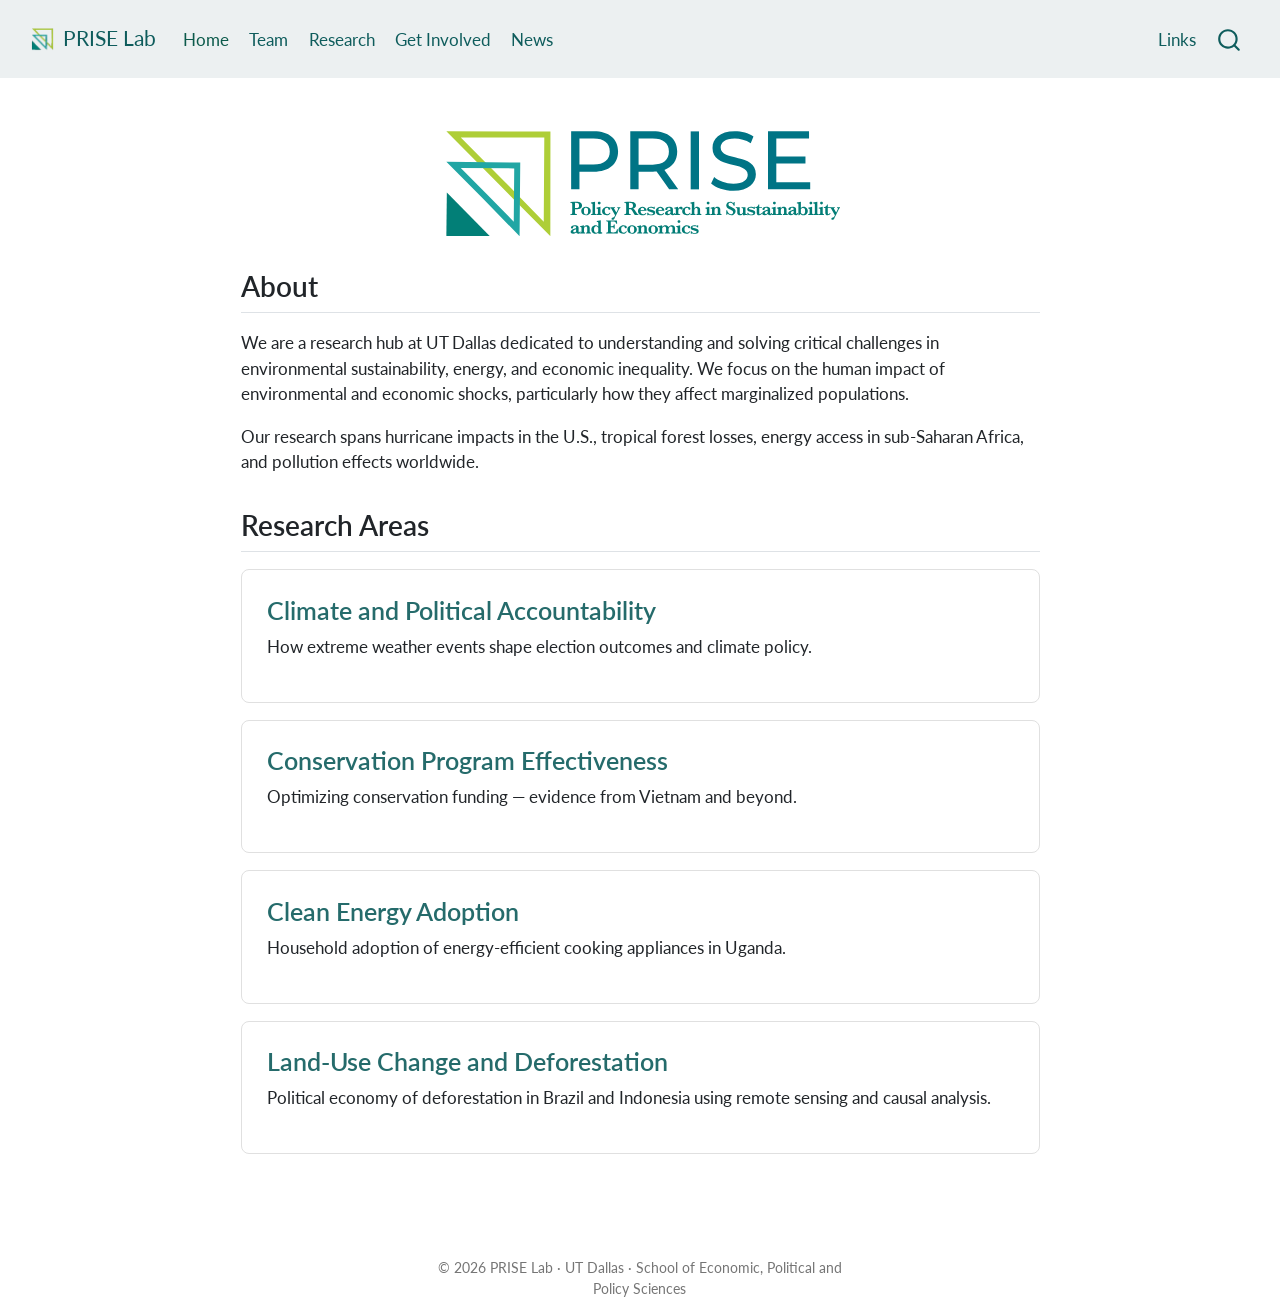
<file: docs/index.html>
<!DOCTYPE html>
<html xmlns="http://www.w3.org/1999/xhtml" lang="en" xml:lang="en"><head>

<meta charset="utf-8">
<meta name="generator" content="quarto-1.9.36">

<meta name="viewport" content="width=device-width, initial-scale=1.0, user-scalable=yes">


<title>PRISE Lab</title>
<style>
/* Default styles provided by pandoc.
** See https://pandoc.org/MANUAL.html#variables-for-html for config info.
*/
code{white-space: pre-wrap;}
span.smallcaps{font-variant: small-caps;}
div.columns{display: flex; gap: min(4vw, 1.5em);}
div.column{flex: auto; overflow-x: auto;}
div.hanging-indent{margin-left: 1.5em; text-indent: -1.5em;}
ul.task-list{list-style: none;}
ul.task-list li input[type="checkbox"] {
  width: 0.8em;
  margin: 0 0.8em 0.2em -1em; /* quarto-specific, see https://github.com/quarto-dev/quarto-cli/issues/4556 */ 
  vertical-align: middle;
}
</style>


<script src="site_libs/quarto-nav/quarto-nav.js"></script>
<script src="site_libs/quarto-nav/headroom.min.js"></script>
<script src="site_libs/clipboard/clipboard.min.js"></script>
<script src="site_libs/quarto-search/autocomplete.umd.js"></script>
<script src="site_libs/quarto-search/fuse.min.js"></script>
<script src="site_libs/quarto-search/quarto-search.js"></script>
<meta name="quarto:offset" content="./">
<link href="./images/favicon.png" rel="icon" type="image/png">
<script src="site_libs/quarto-html/quarto.js" type="module"></script>
<script src="site_libs/quarto-html/tabsets/tabsets.js" type="module"></script>
<script src="site_libs/quarto-html/popper.min.js"></script>
<script src="site_libs/quarto-html/tippy.umd.min.js"></script>
<script src="site_libs/quarto-html/anchor.min.js"></script>
<link href="site_libs/quarto-html/tippy.css" rel="stylesheet">
<link href="site_libs/quarto-html/quarto-syntax-highlighting-845c23b38eaddc0f92fda52bfe77a8c8.css" rel="stylesheet" id="quarto-text-highlighting-styles">
<script src="site_libs/bootstrap/bootstrap.min.js"></script>
<link href="site_libs/bootstrap/bootstrap-icons.css" rel="stylesheet">
<link href="site_libs/bootstrap/bootstrap-4fe3967e8346c83c794c62fa3f13e6b5.min.css" rel="stylesheet" append-hash="true" id="quarto-bootstrap" data-mode="light">
<script id="quarto-search-options" type="application/json">{
  "location": "navbar",
  "copy-button": false,
  "collapse-after": 3,
  "panel-placement": "end",
  "type": "overlay",
  "limit": 50,
  "keyboard-shortcut": [
    "f",
    "/",
    "s"
  ],
  "show-item-context": false,
  "language": {
    "search-no-results-text": "No results",
    "search-matching-documents-text": "matching documents",
    "search-copy-link-title": "Copy link to search",
    "search-hide-matches-text": "Hide additional matches",
    "search-more-match-text": "more match in this document",
    "search-more-matches-text": "more matches in this document",
    "search-clear-button-title": "Clear",
    "search-text-placeholder": "",
    "search-detached-cancel-button-title": "Cancel",
    "search-submit-button-title": "Submit",
    "search-label": "Search"
  }
}</script>


<link rel="stylesheet" href="styles.css">
</head>

<body class="nav-fixed fullcontent quarto-light">

<div id="quarto-search-results"></div>
  <header id="quarto-header" class="headroom fixed-top">
    <nav class="navbar navbar-expand-lg " data-bs-theme="dark">
      <div class="navbar-container container-fluid">
      <div class="navbar-brand-container mx-auto">
    <a href="./index.html" class="navbar-brand navbar-brand-logo">
    <img src="./images/icon.png" alt="PRISE Lab" class="navbar-logo light-content">
    <img src="./images/icon.png" alt="PRISE Lab" class="navbar-logo dark-content">
    </a>
    <a class="navbar-brand" href="./index.html">
    <span class="navbar-title">PRISE Lab</span>
    </a>
  </div>
            <div id="quarto-search" class="" title="Search"></div>
          <button class="navbar-toggler" type="button" data-bs-toggle="collapse" data-bs-target="#navbarCollapse" aria-controls="navbarCollapse" role="menu" aria-expanded="false" aria-label="Toggle navigation" onclick="if (window.quartoToggleHeadroom) { window.quartoToggleHeadroom(); }">
  <span class="navbar-toggler-icon"></span>
</button>
          <div class="collapse navbar-collapse" id="navbarCollapse">
            <ul class="navbar-nav navbar-nav-scroll me-auto">
  <li class="nav-item">
    <a class="nav-link active" href="./index.html" aria-current="page"> 
<span class="menu-text">Home</span></a>
  </li>  
  <li class="nav-item">
    <a class="nav-link" href="./team.html"> 
<span class="menu-text">Team</span></a>
  </li>  
  <li class="nav-item">
    <a class="nav-link" href="./research.html"> 
<span class="menu-text">Research</span></a>
  </li>  
  <li class="nav-item">
    <a class="nav-link" href="./get-involved.html"> 
<span class="menu-text">Get Involved</span></a>
  </li>  
  <li class="nav-item">
    <a class="nav-link" href="./news.html"> 
<span class="menu-text">News</span></a>
  </li>  
</ul>
            <ul class="navbar-nav navbar-nav-scroll ms-auto">
  <li class="nav-item">
    <a class="nav-link" href="./links.html"> 
<span class="menu-text">Links</span></a>
  </li>  
</ul>
          </div> <!-- /navcollapse -->
            <div class="quarto-navbar-tools">
</div>
      </div> <!-- /container-fluid -->
    </nav>
</header>
<!-- content -->
<div id="quarto-content" class="quarto-container page-columns page-rows-contents page-layout-article page-navbar">
<!-- sidebar -->
<!-- margin-sidebar -->
    
<!-- main -->
<main class="content" id="quarto-document-content"><header id="title-block-header" class="quarto-title-block"></header>




<p><img src="images/logo.svg" class="site-logo img-fluid"></p>
<section id="about" class="level2">
<h2 class="anchored" data-anchor-id="about">About</h2>
<p>We are a research hub at UT Dallas dedicated to understanding and solving critical challenges in environmental sustainability, energy, and economic inequality. We focus on the human impact of environmental and economic shocks, particularly how they affect marginalized populations.</p>
<p>Our research spans hurricane impacts in the U.S., tropical forest losses, energy access in sub-Saharan Africa, and pollution effects worldwide.</p>
</section>
<section id="research-areas" class="level2">
<h2 class="anchored" data-anchor-id="research-areas">Research Areas</h2>
<section id="climate-and-political-accountability" class="level3 research-card">
<h3 class="anchored" data-anchor-id="climate-and-political-accountability">Climate and Political Accountability</h3>
<p>How extreme weather events shape election outcomes and climate policy.</p>
</section>
<section id="conservation-program-effectiveness" class="level3 research-card">
<h3 class="anchored" data-anchor-id="conservation-program-effectiveness">Conservation Program Effectiveness</h3>
<p>Optimizing conservation funding — evidence from Vietnam and beyond.</p>
</section>
<section id="clean-energy-adoption" class="level3 research-card">
<h3 class="anchored" data-anchor-id="clean-energy-adoption">Clean Energy Adoption</h3>
<p>Household adoption of energy-efficient cooking appliances in Uganda.</p>
</section>
<section id="land-use-change-and-deforestation" class="level3 research-card">
<h3 class="anchored" data-anchor-id="land-use-change-and-deforestation">Land-Use Change and Deforestation</h3>
<p>Political economy of deforestation in Brazil and Indonesia using remote sensing and causal analysis.</p>
</section>


</section>

</main> <!-- /main -->
<script id="quarto-html-after-body" type="application/javascript">
  window.document.addEventListener("DOMContentLoaded", function (event) {
    const icon = "";
    const anchorJS = new window.AnchorJS();
    anchorJS.options = {
      placement: 'right',
      icon: icon
    };
    anchorJS.add('.anchored');
    const isCodeAnnotation = (el) => {
      for (const clz of el.classList) {
        if (clz.startsWith('code-annotation-')) {                     
          return true;
        }
      }
      return false;
    }
    const onCopySuccess = function(e) {
      // button target
      const button = e.trigger;
      // don't keep focus
      button.blur();
      // flash "checked"
      button.classList.add('code-copy-button-checked');
      var currentTitle = button.getAttribute("title");
      button.setAttribute("title", "Copied!");
      let tooltip;
      if (window.bootstrap) {
        button.setAttribute("data-bs-toggle", "tooltip");
        button.setAttribute("data-bs-placement", "left");
        button.setAttribute("data-bs-title", "Copied!");
        tooltip = new bootstrap.Tooltip(button, 
          { trigger: "manual", 
            customClass: "code-copy-button-tooltip",
            offset: [0, -8]});
        tooltip.show();    
      }
      setTimeout(function() {
        if (tooltip) {
          tooltip.hide();
          button.removeAttribute("data-bs-title");
          button.removeAttribute("data-bs-toggle");
          button.removeAttribute("data-bs-placement");
        }
        button.setAttribute("title", currentTitle);
        button.classList.remove('code-copy-button-checked');
      }, 1000);
      // clear code selection
      e.clearSelection();
    }
    const getTextToCopy = function(trigger) {
      const outerScaffold = trigger.parentElement.cloneNode(true);
      const codeEl = outerScaffold.querySelector('code');
      for (const childEl of codeEl.children) {
        if (isCodeAnnotation(childEl)) {
          childEl.remove();
        }
      }
      return codeEl.innerText;
    }
    const clipboard = new window.ClipboardJS('.code-copy-button:not([data-in-quarto-modal])', {
      text: getTextToCopy
    });
    clipboard.on('success', onCopySuccess);
    if (window.document.getElementById('quarto-embedded-source-code-modal')) {
      const clipboardModal = new window.ClipboardJS('.code-copy-button[data-in-quarto-modal]', {
        text: getTextToCopy,
        container: window.document.getElementById('quarto-embedded-source-code-modal')
      });
      clipboardModal.on('success', onCopySuccess);
    }
      var localhostRegex = new RegExp(/^(?:http|https):\/\/localhost\:?[0-9]*\//);
      var mailtoRegex = new RegExp(/^mailto:/);
        var filterRegex = new RegExp("https:\/\/prise-lab\.com");
      var isInternal = (href) => {
          return filterRegex.test(href) || localhostRegex.test(href) || mailtoRegex.test(href);
      }
      // Inspect non-navigation links and adorn them if external
     var links = window.document.querySelectorAll('a[href]:not(.nav-link):not(.navbar-brand):not(.toc-action):not(.sidebar-link):not(.sidebar-item-toggle):not(.pagination-link):not(.no-external):not([aria-hidden]):not(.dropdown-item):not(.quarto-navigation-tool):not(.about-link)');
      for (var i=0; i<links.length; i++) {
        const link = links[i];
        if (!isInternal(link.href)) {
          // undo the damage that might have been done by quarto-nav.js in the case of
          // links that we want to consider external
          if (link.dataset.originalHref !== undefined) {
            link.href = link.dataset.originalHref;
          }
        }
      }
    function tippyHover(el, contentFn, onTriggerFn, onUntriggerFn) {
      const config = {
        allowHTML: true,
        maxWidth: 500,
        delay: 100,
        arrow: false,
        appendTo: function(el) {
            return el.parentElement;
        },
        interactive: true,
        interactiveBorder: 10,
        theme: 'quarto',
        placement: 'bottom-start',
      };
      if (contentFn) {
        config.content = contentFn;
      }
      if (onTriggerFn) {
        config.onTrigger = onTriggerFn;
      }
      if (onUntriggerFn) {
        config.onUntrigger = onUntriggerFn;
      }
      window.tippy(el, config); 
    }
    const noterefs = window.document.querySelectorAll('a[role="doc-noteref"]');
    for (var i=0; i<noterefs.length; i++) {
      const ref = noterefs[i];
      tippyHover(ref, function() {
        // use id or data attribute instead here
        let href = ref.getAttribute('data-footnote-href') || ref.getAttribute('href');
        try { href = new URL(href).hash; } catch {}
        const id = href.replace(/^#\/?/, "");
        const note = window.document.getElementById(id);
        if (note) {
          return note.innerHTML;
        } else {
          return "";
        }
      });
    }
    const xrefs = window.document.querySelectorAll('a.quarto-xref');
    const processXRef = (id, note) => {
      // Strip column container classes
      const stripColumnClz = (el) => {
        el.classList.remove("page-full", "page-columns");
        if (el.children) {
          for (const child of el.children) {
            stripColumnClz(child);
          }
        }
      }
      stripColumnClz(note)
      if (id === null || id.startsWith('sec-')) {
        // Special case sections, only their first couple elements
        const container = document.createElement("div");
        if (note.children && note.children.length > 2) {
          container.appendChild(note.children[0].cloneNode(true));
          for (let i = 1; i < note.children.length; i++) {
            const child = note.children[i];
            if (child.tagName === "P" && child.innerText === "") {
              continue;
            } else {
              container.appendChild(child.cloneNode(true));
              break;
            }
          }
          if (window.Quarto?.typesetMath) {
            window.Quarto.typesetMath(container);
          }
          return container.innerHTML
        } else {
          if (window.Quarto?.typesetMath) {
            window.Quarto.typesetMath(note);
          }
          return note.innerHTML;
        }
      } else {
        // Remove any anchor links if they are present
        const anchorLink = note.querySelector('a.anchorjs-link');
        if (anchorLink) {
          anchorLink.remove();
        }
        if (window.Quarto?.typesetMath) {
          window.Quarto.typesetMath(note);
        }
        if (note.classList.contains("callout")) {
          return note.outerHTML;
        } else {
          return note.innerHTML;
        }
      }
    }
    for (var i=0; i<xrefs.length; i++) {
      const xref = xrefs[i];
      tippyHover(xref, undefined, function(instance) {
        instance.disable();
        let url = xref.getAttribute('href');
        let hash = undefined; 
        if (url.startsWith('#')) {
          hash = url;
        } else {
          try { hash = new URL(url).hash; } catch {}
        }
        if (hash) {
          const id = hash.replace(/^#\/?/, "");
          const note = window.document.getElementById(id);
          if (note !== null) {
            try {
              const html = processXRef(id, note.cloneNode(true));
              instance.setContent(html);
            } finally {
              instance.enable();
              instance.show();
            }
          } else {
            // See if we can fetch this
            fetch(url.split('#')[0])
            .then(res => res.text())
            .then(html => {
              const parser = new DOMParser();
              const htmlDoc = parser.parseFromString(html, "text/html");
              const note = htmlDoc.getElementById(id);
              if (note !== null) {
                const html = processXRef(id, note);
                instance.setContent(html);
              } 
            }).finally(() => {
              instance.enable();
              instance.show();
            });
          }
        } else {
          // See if we can fetch a full url (with no hash to target)
          // This is a special case and we should probably do some content thinning / targeting
          fetch(url)
          .then(res => res.text())
          .then(html => {
            const parser = new DOMParser();
            const htmlDoc = parser.parseFromString(html, "text/html");
            const note = htmlDoc.querySelector('main.content');
            if (note !== null) {
              // This should only happen for chapter cross references
              // (since there is no id in the URL)
              // remove the first header
              if (note.children.length > 0 && note.children[0].tagName === "HEADER") {
                note.children[0].remove();
              }
              const html = processXRef(null, note);
              instance.setContent(html);
            } 
          }).finally(() => {
            instance.enable();
            instance.show();
          });
        }
      }, function(instance) {
      });
    }
        let selectedAnnoteEl;
        const selectorForAnnotation = ( cell, annotation) => {
          let cellAttr = 'data-code-cell="' + cell + '"';
          let lineAttr = 'data-code-annotation="' +  annotation + '"';
          const selector = 'span[' + cellAttr + '][' + lineAttr + ']';
          return selector;
        }
        const selectCodeLines = (annoteEl) => {
          const doc = window.document;
          const targetCell = annoteEl.getAttribute("data-target-cell");
          const targetAnnotation = annoteEl.getAttribute("data-target-annotation");
          const annoteSpan = window.document.querySelector(selectorForAnnotation(targetCell, targetAnnotation));
          const lines = annoteSpan.getAttribute("data-code-lines").split(",");
          const lineIds = lines.map((line) => {
            return targetCell + "-" + line;
          })
          let top = null;
          let height = null;
          let parent = null;
          if (lineIds.length > 0) {
              //compute the position of the single el (top and bottom and make a div)
              const el = window.document.getElementById(lineIds[0]);
              top = el.offsetTop;
              height = el.offsetHeight;
              parent = el.parentElement.parentElement;
            if (lineIds.length > 1) {
              const lastEl = window.document.getElementById(lineIds[lineIds.length - 1]);
              const bottom = lastEl.offsetTop + lastEl.offsetHeight;
              height = bottom - top;
            }
            if (top !== null && height !== null && parent !== null) {
              // cook up a div (if necessary) and position it 
              let div = window.document.getElementById("code-annotation-line-highlight");
              if (div === null) {
                div = window.document.createElement("div");
                div.setAttribute("id", "code-annotation-line-highlight");
                div.style.position = 'absolute';
                parent.appendChild(div);
              }
              div.style.top = top - 2 + "px";
              div.style.height = height + 4 + "px";
              div.style.left = 0;
              let gutterDiv = window.document.getElementById("code-annotation-line-highlight-gutter");
              if (gutterDiv === null) {
                gutterDiv = window.document.createElement("div");
                gutterDiv.setAttribute("id", "code-annotation-line-highlight-gutter");
                gutterDiv.style.position = 'absolute';
                const codeCell = window.document.getElementById(targetCell);
                const gutter = codeCell.querySelector('.code-annotation-gutter');
                gutter.appendChild(gutterDiv);
              }
              gutterDiv.style.top = top - 2 + "px";
              gutterDiv.style.height = height + 4 + "px";
            }
            selectedAnnoteEl = annoteEl;
          }
        };
        const unselectCodeLines = () => {
          const elementsIds = ["code-annotation-line-highlight", "code-annotation-line-highlight-gutter"];
          elementsIds.forEach((elId) => {
            const div = window.document.getElementById(elId);
            if (div) {
              div.remove();
            }
          });
          selectedAnnoteEl = undefined;
        };
          // Handle positioning of the toggle
      window.addEventListener(
        "resize",
        throttle(() => {
          elRect = undefined;
          if (selectedAnnoteEl) {
            selectCodeLines(selectedAnnoteEl);
          }
        }, 10)
      );
      function throttle(fn, ms) {
      let throttle = false;
      let timer;
        return (...args) => {
          if(!throttle) { // first call gets through
              fn.apply(this, args);
              throttle = true;
          } else { // all the others get throttled
              if(timer) clearTimeout(timer); // cancel #2
              timer = setTimeout(() => {
                fn.apply(this, args);
                timer = throttle = false;
              }, ms);
          }
        };
      }
        // Attach click handler to the DT
        const annoteDls = window.document.querySelectorAll('dt[data-target-cell]');
        for (const annoteDlNode of annoteDls) {
          annoteDlNode.addEventListener('click', (event) => {
            const clickedEl = event.target;
            if (clickedEl !== selectedAnnoteEl) {
              unselectCodeLines();
              const activeEl = window.document.querySelector('dt[data-target-cell].code-annotation-active');
              if (activeEl) {
                activeEl.classList.remove('code-annotation-active');
              }
              selectCodeLines(clickedEl);
              clickedEl.classList.add('code-annotation-active');
            } else {
              // Unselect the line
              unselectCodeLines();
              clickedEl.classList.remove('code-annotation-active');
            }
          });
        }
    const findCites = (el) => {
      const parentEl = el.parentElement;
      if (parentEl) {
        const cites = parentEl.dataset.cites;
        if (cites) {
          return {
            el,
            cites: cites.split(' ')
          };
        } else {
          return findCites(el.parentElement)
        }
      } else {
        return undefined;
      }
    };
    var bibliorefs = window.document.querySelectorAll('a[role="doc-biblioref"]');
    for (var i=0; i<bibliorefs.length; i++) {
      const ref = bibliorefs[i];
      const citeInfo = findCites(ref);
      if (citeInfo) {
        tippyHover(citeInfo.el, function() {
          var popup = window.document.createElement('div');
          citeInfo.cites.forEach(function(cite) {
            var citeDiv = window.document.createElement('div');
            citeDiv.classList.add('hanging-indent');
            citeDiv.classList.add('csl-entry');
            var biblioDiv = window.document.getElementById('ref-' + cite);
            if (biblioDiv) {
              citeDiv.innerHTML = biblioDiv.innerHTML;
            }
            popup.appendChild(citeDiv);
          });
          return popup.innerHTML;
        });
      }
    }
  });
  </script>
</div> <!-- /content -->
<footer class="footer">
  <div class="nav-footer">
    <div class="nav-footer-left">
      &nbsp;
    </div>   
    <div class="nav-footer-center">
<p>© 2026 PRISE Lab · UT Dallas · School of Economic, Political and Policy Sciences</p>
</div>
    <div class="nav-footer-right">
      &nbsp;
    </div>
  </div>
</footer>




</body></html>
</file>
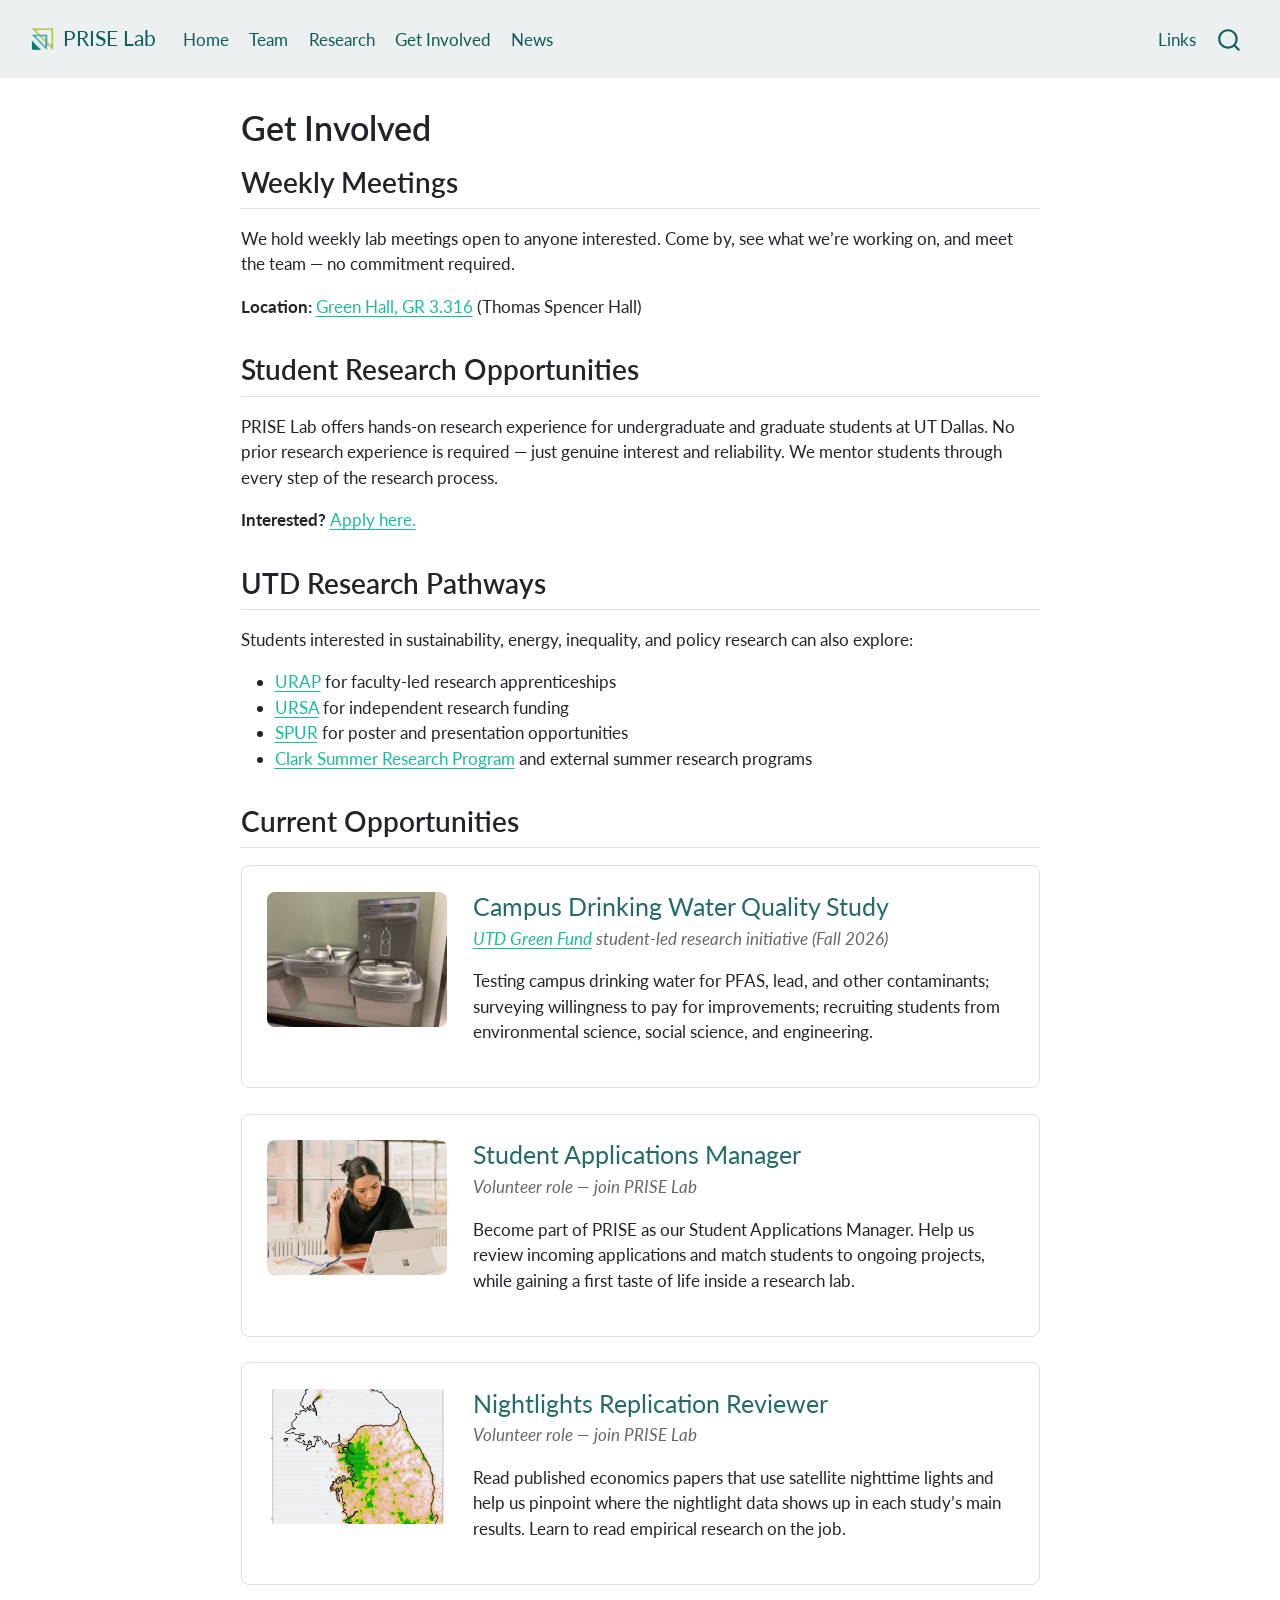
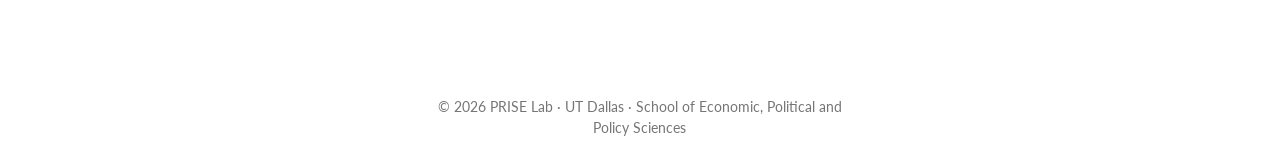
<file: docs/get-involved.html>
<!DOCTYPE html>
<html xmlns="http://www.w3.org/1999/xhtml" lang="en" xml:lang="en"><head>

<meta charset="utf-8">
<meta name="generator" content="quarto-1.9.36">

<meta name="viewport" content="width=device-width, initial-scale=1.0, user-scalable=yes">


<title>Get Involved – PRISE Lab</title>
<style>
/* Default styles provided by pandoc.
** See https://pandoc.org/MANUAL.html#variables-for-html for config info.
*/
code{white-space: pre-wrap;}
span.smallcaps{font-variant: small-caps;}
div.columns{display: flex; gap: min(4vw, 1.5em);}
div.column{flex: auto; overflow-x: auto;}
div.hanging-indent{margin-left: 1.5em; text-indent: -1.5em;}
ul.task-list{list-style: none;}
ul.task-list li input[type="checkbox"] {
  width: 0.8em;
  margin: 0 0.8em 0.2em -1em; /* quarto-specific, see https://github.com/quarto-dev/quarto-cli/issues/4556 */ 
  vertical-align: middle;
}
</style>


<script src="site_libs/quarto-nav/quarto-nav.js"></script>
<script src="site_libs/quarto-nav/headroom.min.js"></script>
<script src="site_libs/clipboard/clipboard.min.js"></script>
<script src="site_libs/quarto-search/autocomplete.umd.js"></script>
<script src="site_libs/quarto-search/fuse.min.js"></script>
<script src="site_libs/quarto-search/quarto-search.js"></script>
<meta name="quarto:offset" content="./">
<link href="./images/favicon.png" rel="icon" type="image/png">
<script src="site_libs/quarto-html/quarto.js" type="module"></script>
<script src="site_libs/quarto-html/tabsets/tabsets.js" type="module"></script>
<script src="site_libs/quarto-html/popper.min.js"></script>
<script src="site_libs/quarto-html/tippy.umd.min.js"></script>
<script src="site_libs/quarto-html/anchor.min.js"></script>
<link href="site_libs/quarto-html/tippy.css" rel="stylesheet">
<link href="site_libs/quarto-html/quarto-syntax-highlighting-845c23b38eaddc0f92fda52bfe77a8c8.css" rel="stylesheet" id="quarto-text-highlighting-styles">
<script src="site_libs/bootstrap/bootstrap.min.js"></script>
<link href="site_libs/bootstrap/bootstrap-icons.css" rel="stylesheet">
<link href="site_libs/bootstrap/bootstrap-4fe3967e8346c83c794c62fa3f13e6b5.min.css" rel="stylesheet" append-hash="true" id="quarto-bootstrap" data-mode="light">
<script id="quarto-search-options" type="application/json">{
  "location": "navbar",
  "copy-button": false,
  "collapse-after": 3,
  "panel-placement": "end",
  "type": "overlay",
  "limit": 50,
  "keyboard-shortcut": [
    "f",
    "/",
    "s"
  ],
  "show-item-context": false,
  "language": {
    "search-no-results-text": "No results",
    "search-matching-documents-text": "matching documents",
    "search-copy-link-title": "Copy link to search",
    "search-hide-matches-text": "Hide additional matches",
    "search-more-match-text": "more match in this document",
    "search-more-matches-text": "more matches in this document",
    "search-clear-button-title": "Clear",
    "search-text-placeholder": "",
    "search-detached-cancel-button-title": "Cancel",
    "search-submit-button-title": "Submit",
    "search-label": "Search"
  }
}</script>


<link rel="stylesheet" href="styles.css">
</head>

<body class="nav-fixed fullcontent quarto-light">

<div id="quarto-search-results"></div>
  <header id="quarto-header" class="headroom fixed-top">
    <nav class="navbar navbar-expand-lg " data-bs-theme="dark">
      <div class="navbar-container container-fluid">
      <div class="navbar-brand-container mx-auto">
    <a href="./index.html" class="navbar-brand navbar-brand-logo">
    <img src="./images/icon.png" alt="PRISE Lab" class="navbar-logo light-content">
    <img src="./images/icon.png" alt="PRISE Lab" class="navbar-logo dark-content">
    </a>
    <a class="navbar-brand" href="./index.html">
    <span class="navbar-title">PRISE Lab</span>
    </a>
  </div>
            <div id="quarto-search" class="" title="Search"></div>
          <button class="navbar-toggler" type="button" data-bs-toggle="collapse" data-bs-target="#navbarCollapse" aria-controls="navbarCollapse" role="menu" aria-expanded="false" aria-label="Toggle navigation" onclick="if (window.quartoToggleHeadroom) { window.quartoToggleHeadroom(); }">
  <span class="navbar-toggler-icon"></span>
</button>
          <div class="collapse navbar-collapse" id="navbarCollapse">
            <ul class="navbar-nav navbar-nav-scroll me-auto">
  <li class="nav-item">
    <a class="nav-link" href="./index.html"> 
<span class="menu-text">Home</span></a>
  </li>  
  <li class="nav-item">
    <a class="nav-link" href="./team.html"> 
<span class="menu-text">Team</span></a>
  </li>  
  <li class="nav-item">
    <a class="nav-link" href="./research.html"> 
<span class="menu-text">Research</span></a>
  </li>  
  <li class="nav-item">
    <a class="nav-link active" href="./get-involved.html" aria-current="page"> 
<span class="menu-text">Get Involved</span></a>
  </li>  
  <li class="nav-item">
    <a class="nav-link" href="./news.html"> 
<span class="menu-text">News</span></a>
  </li>  
</ul>
            <ul class="navbar-nav navbar-nav-scroll ms-auto">
  <li class="nav-item">
    <a class="nav-link" href="./links.html"> 
<span class="menu-text">Links</span></a>
  </li>  
</ul>
          </div> <!-- /navcollapse -->
            <div class="quarto-navbar-tools">
</div>
      </div> <!-- /container-fluid -->
    </nav>
</header>
<!-- content -->
<div id="quarto-content" class="quarto-container page-columns page-rows-contents page-layout-article page-navbar">
<!-- sidebar -->
<!-- margin-sidebar -->
    
<!-- main -->
<main class="content" id="quarto-document-content">

<header id="title-block-header" class="quarto-title-block default">
<div class="quarto-title">
<h1 class="title">Get Involved</h1>
</div>



<div class="quarto-title-meta">

    
  
    
  </div>
  


</header>


<section id="weekly-meetings" class="level2">
<h2 class="anchored" data-anchor-id="weekly-meetings">Weekly Meetings</h2>
<p>We hold weekly lab meetings open to anyone interested. Come by, see what we’re working on, and meet the team — no commitment required.</p>
<p><strong>Location:</strong> <a href="https://map.concept3d.com/?id=1772#!m/550863?share" target="_blank">Green Hall, GR 3.316</a> (Thomas Spencer Hall)</p>
</section>
<section id="student-research-opportunities" class="level2">
<h2 class="anchored" data-anchor-id="student-research-opportunities">Student Research Opportunities</h2>
<p>PRISE Lab offers hands-on research experience for undergraduate and graduate students at UT Dallas. No prior research experience is required — just genuine interest and reliability. We mentor students through every step of the research process.</p>
<p><strong>Interested? <a href="https://profiles.utdallas.edu/students/create" target="_blank">Apply here.</a></strong></p>
</section>
<section id="utd-research-pathways" class="level2">
<h2 class="anchored" data-anchor-id="utd-research-pathways">UTD Research Pathways</h2>
<p>Students interested in sustainability, energy, inequality, and policy research can also explore:</p>
<ul>
<li><a href="https://honors.utdallas.edu/research/undergraduate-research-apprenticeship-program/" target="_blank">URAP</a> for faculty-led research apprenticeships</li>
<li><a href="https://oue.utdallas.edu/research/undergraduate-research-scholar-awards/" target="_blank">URSA</a> for independent research funding</li>
<li><a href="https://spur.utdallas.edu/" target="_blank">SPUR</a> for poster and presentation opportunities</li>
<li><a href="https://honors.utdallas.edu/research/clark-program/" target="_blank">Clark Summer Research Program</a> and external summer research programs</li>
</ul>
</section>
<section id="current-opportunities" class="level2">
<h2 class="anchored" data-anchor-id="current-opportunities">Current Opportunities</h2>
<div class="opportunity-card">
<div class="opportunity-thumb">
<a href="./projects/water-quality.html"><img src="images/water-fountain.jpg" alt="Campus water fountain and bottle-filling station at UT Dallas"></a>
</div>
<section id="campus-drinking-water-quality-study" class="level3 opportunity-content">
<h3 class="anchored" data-anchor-id="campus-drinking-water-quality-study"><a href="./projects/water-quality.html">Campus Drinking Water Quality Study</a></h3>
<p><span class="subtitle"><a href="https://studentaffairs.utdallas.edu/initiatives/green-fund/" target="_blank">UTD Green Fund</a> student-led research initiative (Fall 2026)</span></p>
<p>Testing campus drinking water for PFAS, lead, and other contaminants; surveying willingness to pay for improvements; recruiting students from environmental science, social science, and engineering.</p>
</section>
</div>
<div class="opportunity-card">
<div class="opportunity-thumb">
<a href="./projects/applications-manager.html"><img src="images/applications-review.jpg" alt="Student reviewing documents on a laptop"></a>
</div>
<section id="student-applications-manager" class="level3 opportunity-content">
<h3 class="anchored" data-anchor-id="student-applications-manager"><a href="./projects/applications-manager.html">Student Applications Manager</a></h3>
<p><span class="subtitle">Volunteer role — join PRISE Lab</span></p>
<p>Become part of PRISE as our Student Applications Manager. Help us review incoming applications and match students to ongoing projects, while gaining a first taste of life inside a research lab.</p>
</section>
</div>
<div class="opportunity-card">
<div class="opportunity-thumb">
<a href="./projects/nightlights-replications.html"><img src="images/nightlights-korea.jpg" alt="Satellite nighttime lights over the Korean peninsula"></a>
</div>
<section id="nightlights-replication-reviewer" class="level3 opportunity-content">
<h3 class="anchored" data-anchor-id="nightlights-replication-reviewer"><a href="./projects/nightlights-replications.html">Nightlights Replication Reviewer</a></h3>
<p><span class="subtitle">Volunteer role — join PRISE Lab</span></p>
<p>Read published economics papers that use satellite nighttime lights and help us pinpoint where the nightlight data shows up in each study’s main results. Learn to read empirical research on the job.</p>
</section>
</div>


</section>

</main> <!-- /main -->
<script id="quarto-html-after-body" type="application/javascript">
  window.document.addEventListener("DOMContentLoaded", function (event) {
    const icon = "";
    const anchorJS = new window.AnchorJS();
    anchorJS.options = {
      placement: 'right',
      icon: icon
    };
    anchorJS.add('.anchored');
    const isCodeAnnotation = (el) => {
      for (const clz of el.classList) {
        if (clz.startsWith('code-annotation-')) {                     
          return true;
        }
      }
      return false;
    }
    const onCopySuccess = function(e) {
      // button target
      const button = e.trigger;
      // don't keep focus
      button.blur();
      // flash "checked"
      button.classList.add('code-copy-button-checked');
      var currentTitle = button.getAttribute("title");
      button.setAttribute("title", "Copied!");
      let tooltip;
      if (window.bootstrap) {
        button.setAttribute("data-bs-toggle", "tooltip");
        button.setAttribute("data-bs-placement", "left");
        button.setAttribute("data-bs-title", "Copied!");
        tooltip = new bootstrap.Tooltip(button, 
          { trigger: "manual", 
            customClass: "code-copy-button-tooltip",
            offset: [0, -8]});
        tooltip.show();    
      }
      setTimeout(function() {
        if (tooltip) {
          tooltip.hide();
          button.removeAttribute("data-bs-title");
          button.removeAttribute("data-bs-toggle");
          button.removeAttribute("data-bs-placement");
        }
        button.setAttribute("title", currentTitle);
        button.classList.remove('code-copy-button-checked');
      }, 1000);
      // clear code selection
      e.clearSelection();
    }
    const getTextToCopy = function(trigger) {
      const outerScaffold = trigger.parentElement.cloneNode(true);
      const codeEl = outerScaffold.querySelector('code');
      for (const childEl of codeEl.children) {
        if (isCodeAnnotation(childEl)) {
          childEl.remove();
        }
      }
      return codeEl.innerText;
    }
    const clipboard = new window.ClipboardJS('.code-copy-button:not([data-in-quarto-modal])', {
      text: getTextToCopy
    });
    clipboard.on('success', onCopySuccess);
    if (window.document.getElementById('quarto-embedded-source-code-modal')) {
      const clipboardModal = new window.ClipboardJS('.code-copy-button[data-in-quarto-modal]', {
        text: getTextToCopy,
        container: window.document.getElementById('quarto-embedded-source-code-modal')
      });
      clipboardModal.on('success', onCopySuccess);
    }
      var localhostRegex = new RegExp(/^(?:http|https):\/\/localhost\:?[0-9]*\//);
      var mailtoRegex = new RegExp(/^mailto:/);
        var filterRegex = new RegExp("https:\/\/prise-lab\.com");
      var isInternal = (href) => {
          return filterRegex.test(href) || localhostRegex.test(href) || mailtoRegex.test(href);
      }
      // Inspect non-navigation links and adorn them if external
     var links = window.document.querySelectorAll('a[href]:not(.nav-link):not(.navbar-brand):not(.toc-action):not(.sidebar-link):not(.sidebar-item-toggle):not(.pagination-link):not(.no-external):not([aria-hidden]):not(.dropdown-item):not(.quarto-navigation-tool):not(.about-link)');
      for (var i=0; i<links.length; i++) {
        const link = links[i];
        if (!isInternal(link.href)) {
          // undo the damage that might have been done by quarto-nav.js in the case of
          // links that we want to consider external
          if (link.dataset.originalHref !== undefined) {
            link.href = link.dataset.originalHref;
          }
        }
      }
    function tippyHover(el, contentFn, onTriggerFn, onUntriggerFn) {
      const config = {
        allowHTML: true,
        maxWidth: 500,
        delay: 100,
        arrow: false,
        appendTo: function(el) {
            return el.parentElement;
        },
        interactive: true,
        interactiveBorder: 10,
        theme: 'quarto',
        placement: 'bottom-start',
      };
      if (contentFn) {
        config.content = contentFn;
      }
      if (onTriggerFn) {
        config.onTrigger = onTriggerFn;
      }
      if (onUntriggerFn) {
        config.onUntrigger = onUntriggerFn;
      }
      window.tippy(el, config); 
    }
    const noterefs = window.document.querySelectorAll('a[role="doc-noteref"]');
    for (var i=0; i<noterefs.length; i++) {
      const ref = noterefs[i];
      tippyHover(ref, function() {
        // use id or data attribute instead here
        let href = ref.getAttribute('data-footnote-href') || ref.getAttribute('href');
        try { href = new URL(href).hash; } catch {}
        const id = href.replace(/^#\/?/, "");
        const note = window.document.getElementById(id);
        if (note) {
          return note.innerHTML;
        } else {
          return "";
        }
      });
    }
    const xrefs = window.document.querySelectorAll('a.quarto-xref');
    const processXRef = (id, note) => {
      // Strip column container classes
      const stripColumnClz = (el) => {
        el.classList.remove("page-full", "page-columns");
        if (el.children) {
          for (const child of el.children) {
            stripColumnClz(child);
          }
        }
      }
      stripColumnClz(note)
      if (id === null || id.startsWith('sec-')) {
        // Special case sections, only their first couple elements
        const container = document.createElement("div");
        if (note.children && note.children.length > 2) {
          container.appendChild(note.children[0].cloneNode(true));
          for (let i = 1; i < note.children.length; i++) {
            const child = note.children[i];
            if (child.tagName === "P" && child.innerText === "") {
              continue;
            } else {
              container.appendChild(child.cloneNode(true));
              break;
            }
          }
          if (window.Quarto?.typesetMath) {
            window.Quarto.typesetMath(container);
          }
          return container.innerHTML
        } else {
          if (window.Quarto?.typesetMath) {
            window.Quarto.typesetMath(note);
          }
          return note.innerHTML;
        }
      } else {
        // Remove any anchor links if they are present
        const anchorLink = note.querySelector('a.anchorjs-link');
        if (anchorLink) {
          anchorLink.remove();
        }
        if (window.Quarto?.typesetMath) {
          window.Quarto.typesetMath(note);
        }
        if (note.classList.contains("callout")) {
          return note.outerHTML;
        } else {
          return note.innerHTML;
        }
      }
    }
    for (var i=0; i<xrefs.length; i++) {
      const xref = xrefs[i];
      tippyHover(xref, undefined, function(instance) {
        instance.disable();
        let url = xref.getAttribute('href');
        let hash = undefined; 
        if (url.startsWith('#')) {
          hash = url;
        } else {
          try { hash = new URL(url).hash; } catch {}
        }
        if (hash) {
          const id = hash.replace(/^#\/?/, "");
          const note = window.document.getElementById(id);
          if (note !== null) {
            try {
              const html = processXRef(id, note.cloneNode(true));
              instance.setContent(html);
            } finally {
              instance.enable();
              instance.show();
            }
          } else {
            // See if we can fetch this
            fetch(url.split('#')[0])
            .then(res => res.text())
            .then(html => {
              const parser = new DOMParser();
              const htmlDoc = parser.parseFromString(html, "text/html");
              const note = htmlDoc.getElementById(id);
              if (note !== null) {
                const html = processXRef(id, note);
                instance.setContent(html);
              } 
            }).finally(() => {
              instance.enable();
              instance.show();
            });
          }
        } else {
          // See if we can fetch a full url (with no hash to target)
          // This is a special case and we should probably do some content thinning / targeting
          fetch(url)
          .then(res => res.text())
          .then(html => {
            const parser = new DOMParser();
            const htmlDoc = parser.parseFromString(html, "text/html");
            const note = htmlDoc.querySelector('main.content');
            if (note !== null) {
              // This should only happen for chapter cross references
              // (since there is no id in the URL)
              // remove the first header
              if (note.children.length > 0 && note.children[0].tagName === "HEADER") {
                note.children[0].remove();
              }
              const html = processXRef(null, note);
              instance.setContent(html);
            } 
          }).finally(() => {
            instance.enable();
            instance.show();
          });
        }
      }, function(instance) {
      });
    }
        let selectedAnnoteEl;
        const selectorForAnnotation = ( cell, annotation) => {
          let cellAttr = 'data-code-cell="' + cell + '"';
          let lineAttr = 'data-code-annotation="' +  annotation + '"';
          const selector = 'span[' + cellAttr + '][' + lineAttr + ']';
          return selector;
        }
        const selectCodeLines = (annoteEl) => {
          const doc = window.document;
          const targetCell = annoteEl.getAttribute("data-target-cell");
          const targetAnnotation = annoteEl.getAttribute("data-target-annotation");
          const annoteSpan = window.document.querySelector(selectorForAnnotation(targetCell, targetAnnotation));
          const lines = annoteSpan.getAttribute("data-code-lines").split(",");
          const lineIds = lines.map((line) => {
            return targetCell + "-" + line;
          })
          let top = null;
          let height = null;
          let parent = null;
          if (lineIds.length > 0) {
              //compute the position of the single el (top and bottom and make a div)
              const el = window.document.getElementById(lineIds[0]);
              top = el.offsetTop;
              height = el.offsetHeight;
              parent = el.parentElement.parentElement;
            if (lineIds.length > 1) {
              const lastEl = window.document.getElementById(lineIds[lineIds.length - 1]);
              const bottom = lastEl.offsetTop + lastEl.offsetHeight;
              height = bottom - top;
            }
            if (top !== null && height !== null && parent !== null) {
              // cook up a div (if necessary) and position it 
              let div = window.document.getElementById("code-annotation-line-highlight");
              if (div === null) {
                div = window.document.createElement("div");
                div.setAttribute("id", "code-annotation-line-highlight");
                div.style.position = 'absolute';
                parent.appendChild(div);
              }
              div.style.top = top - 2 + "px";
              div.style.height = height + 4 + "px";
              div.style.left = 0;
              let gutterDiv = window.document.getElementById("code-annotation-line-highlight-gutter");
              if (gutterDiv === null) {
                gutterDiv = window.document.createElement("div");
                gutterDiv.setAttribute("id", "code-annotation-line-highlight-gutter");
                gutterDiv.style.position = 'absolute';
                const codeCell = window.document.getElementById(targetCell);
                const gutter = codeCell.querySelector('.code-annotation-gutter');
                gutter.appendChild(gutterDiv);
              }
              gutterDiv.style.top = top - 2 + "px";
              gutterDiv.style.height = height + 4 + "px";
            }
            selectedAnnoteEl = annoteEl;
          }
        };
        const unselectCodeLines = () => {
          const elementsIds = ["code-annotation-line-highlight", "code-annotation-line-highlight-gutter"];
          elementsIds.forEach((elId) => {
            const div = window.document.getElementById(elId);
            if (div) {
              div.remove();
            }
          });
          selectedAnnoteEl = undefined;
        };
          // Handle positioning of the toggle
      window.addEventListener(
        "resize",
        throttle(() => {
          elRect = undefined;
          if (selectedAnnoteEl) {
            selectCodeLines(selectedAnnoteEl);
          }
        }, 10)
      );
      function throttle(fn, ms) {
      let throttle = false;
      let timer;
        return (...args) => {
          if(!throttle) { // first call gets through
              fn.apply(this, args);
              throttle = true;
          } else { // all the others get throttled
              if(timer) clearTimeout(timer); // cancel #2
              timer = setTimeout(() => {
                fn.apply(this, args);
                timer = throttle = false;
              }, ms);
          }
        };
      }
        // Attach click handler to the DT
        const annoteDls = window.document.querySelectorAll('dt[data-target-cell]');
        for (const annoteDlNode of annoteDls) {
          annoteDlNode.addEventListener('click', (event) => {
            const clickedEl = event.target;
            if (clickedEl !== selectedAnnoteEl) {
              unselectCodeLines();
              const activeEl = window.document.querySelector('dt[data-target-cell].code-annotation-active');
              if (activeEl) {
                activeEl.classList.remove('code-annotation-active');
              }
              selectCodeLines(clickedEl);
              clickedEl.classList.add('code-annotation-active');
            } else {
              // Unselect the line
              unselectCodeLines();
              clickedEl.classList.remove('code-annotation-active');
            }
          });
        }
    const findCites = (el) => {
      const parentEl = el.parentElement;
      if (parentEl) {
        const cites = parentEl.dataset.cites;
        if (cites) {
          return {
            el,
            cites: cites.split(' ')
          };
        } else {
          return findCites(el.parentElement)
        }
      } else {
        return undefined;
      }
    };
    var bibliorefs = window.document.querySelectorAll('a[role="doc-biblioref"]');
    for (var i=0; i<bibliorefs.length; i++) {
      const ref = bibliorefs[i];
      const citeInfo = findCites(ref);
      if (citeInfo) {
        tippyHover(citeInfo.el, function() {
          var popup = window.document.createElement('div');
          citeInfo.cites.forEach(function(cite) {
            var citeDiv = window.document.createElement('div');
            citeDiv.classList.add('hanging-indent');
            citeDiv.classList.add('csl-entry');
            var biblioDiv = window.document.getElementById('ref-' + cite);
            if (biblioDiv) {
              citeDiv.innerHTML = biblioDiv.innerHTML;
            }
            popup.appendChild(citeDiv);
          });
          return popup.innerHTML;
        });
      }
    }
  });
  </script>
</div> <!-- /content -->
<footer class="footer">
  <div class="nav-footer">
    <div class="nav-footer-left">
      &nbsp;
    </div>   
    <div class="nav-footer-center">
<p>© 2026 PRISE Lab · UT Dallas · School of Economic, Political and Policy Sciences</p>
</div>
    <div class="nav-footer-right">
      &nbsp;
    </div>
  </div>
</footer>




</body></html>
</file>
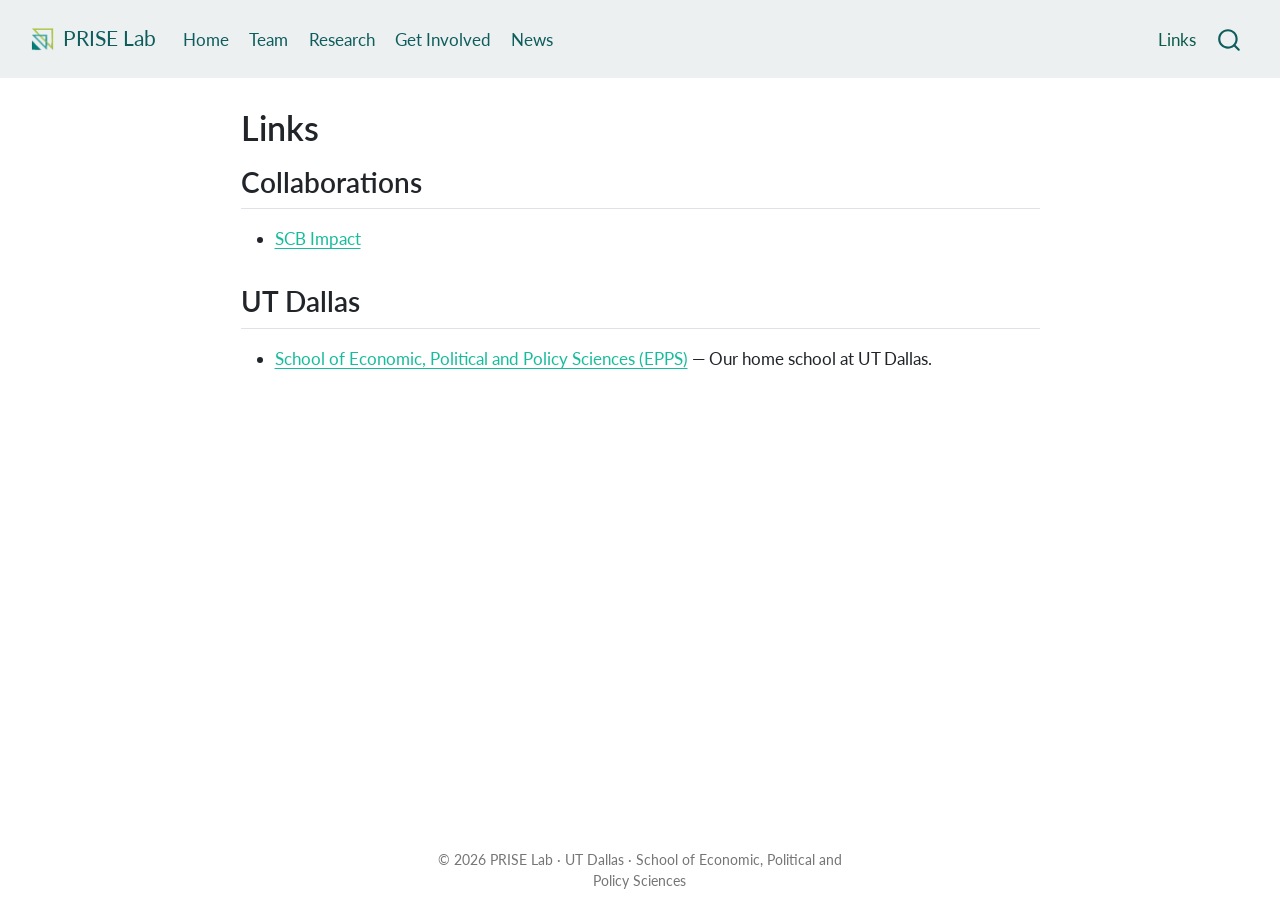
<file: docs/links.html>
<!DOCTYPE html>
<html xmlns="http://www.w3.org/1999/xhtml" lang="en" xml:lang="en"><head>

<meta charset="utf-8">
<meta name="generator" content="quarto-1.9.36">

<meta name="viewport" content="width=device-width, initial-scale=1.0, user-scalable=yes">


<title>Links – PRISE Lab</title>
<style>
/* Default styles provided by pandoc.
** See https://pandoc.org/MANUAL.html#variables-for-html for config info.
*/
code{white-space: pre-wrap;}
span.smallcaps{font-variant: small-caps;}
div.columns{display: flex; gap: min(4vw, 1.5em);}
div.column{flex: auto; overflow-x: auto;}
div.hanging-indent{margin-left: 1.5em; text-indent: -1.5em;}
ul.task-list{list-style: none;}
ul.task-list li input[type="checkbox"] {
  width: 0.8em;
  margin: 0 0.8em 0.2em -1em; /* quarto-specific, see https://github.com/quarto-dev/quarto-cli/issues/4556 */ 
  vertical-align: middle;
}
</style>


<script src="site_libs/quarto-nav/quarto-nav.js"></script>
<script src="site_libs/quarto-nav/headroom.min.js"></script>
<script src="site_libs/clipboard/clipboard.min.js"></script>
<script src="site_libs/quarto-search/autocomplete.umd.js"></script>
<script src="site_libs/quarto-search/fuse.min.js"></script>
<script src="site_libs/quarto-search/quarto-search.js"></script>
<meta name="quarto:offset" content="./">
<link href="./images/favicon.png" rel="icon" type="image/png">
<script src="site_libs/quarto-html/quarto.js" type="module"></script>
<script src="site_libs/quarto-html/tabsets/tabsets.js" type="module"></script>
<script src="site_libs/quarto-html/popper.min.js"></script>
<script src="site_libs/quarto-html/tippy.umd.min.js"></script>
<script src="site_libs/quarto-html/anchor.min.js"></script>
<link href="site_libs/quarto-html/tippy.css" rel="stylesheet">
<link href="site_libs/quarto-html/quarto-syntax-highlighting-845c23b38eaddc0f92fda52bfe77a8c8.css" rel="stylesheet" id="quarto-text-highlighting-styles">
<script src="site_libs/bootstrap/bootstrap.min.js"></script>
<link href="site_libs/bootstrap/bootstrap-icons.css" rel="stylesheet">
<link href="site_libs/bootstrap/bootstrap-4fe3967e8346c83c794c62fa3f13e6b5.min.css" rel="stylesheet" append-hash="true" id="quarto-bootstrap" data-mode="light">
<script id="quarto-search-options" type="application/json">{
  "location": "navbar",
  "copy-button": false,
  "collapse-after": 3,
  "panel-placement": "end",
  "type": "overlay",
  "limit": 50,
  "keyboard-shortcut": [
    "f",
    "/",
    "s"
  ],
  "show-item-context": false,
  "language": {
    "search-no-results-text": "No results",
    "search-matching-documents-text": "matching documents",
    "search-copy-link-title": "Copy link to search",
    "search-hide-matches-text": "Hide additional matches",
    "search-more-match-text": "more match in this document",
    "search-more-matches-text": "more matches in this document",
    "search-clear-button-title": "Clear",
    "search-text-placeholder": "",
    "search-detached-cancel-button-title": "Cancel",
    "search-submit-button-title": "Submit",
    "search-label": "Search"
  }
}</script>


<link rel="stylesheet" href="styles.css">
</head>

<body class="nav-fixed fullcontent quarto-light">

<div id="quarto-search-results"></div>
  <header id="quarto-header" class="headroom fixed-top">
    <nav class="navbar navbar-expand-lg " data-bs-theme="dark">
      <div class="navbar-container container-fluid">
      <div class="navbar-brand-container mx-auto">
    <a href="./index.html" class="navbar-brand navbar-brand-logo">
    <img src="./images/icon.png" alt="PRISE Lab" class="navbar-logo light-content">
    <img src="./images/icon.png" alt="PRISE Lab" class="navbar-logo dark-content">
    </a>
    <a class="navbar-brand" href="./index.html">
    <span class="navbar-title">PRISE Lab</span>
    </a>
  </div>
            <div id="quarto-search" class="" title="Search"></div>
          <button class="navbar-toggler" type="button" data-bs-toggle="collapse" data-bs-target="#navbarCollapse" aria-controls="navbarCollapse" role="menu" aria-expanded="false" aria-label="Toggle navigation" onclick="if (window.quartoToggleHeadroom) { window.quartoToggleHeadroom(); }">
  <span class="navbar-toggler-icon"></span>
</button>
          <div class="collapse navbar-collapse" id="navbarCollapse">
            <ul class="navbar-nav navbar-nav-scroll me-auto">
  <li class="nav-item">
    <a class="nav-link" href="./index.html"> 
<span class="menu-text">Home</span></a>
  </li>  
  <li class="nav-item">
    <a class="nav-link" href="./team.html"> 
<span class="menu-text">Team</span></a>
  </li>  
  <li class="nav-item">
    <a class="nav-link" href="./research.html"> 
<span class="menu-text">Research</span></a>
  </li>  
  <li class="nav-item">
    <a class="nav-link" href="./get-involved.html"> 
<span class="menu-text">Get Involved</span></a>
  </li>  
  <li class="nav-item">
    <a class="nav-link" href="./news.html"> 
<span class="menu-text">News</span></a>
  </li>  
</ul>
            <ul class="navbar-nav navbar-nav-scroll ms-auto">
  <li class="nav-item">
    <a class="nav-link active" href="./links.html" aria-current="page"> 
<span class="menu-text">Links</span></a>
  </li>  
</ul>
          </div> <!-- /navcollapse -->
            <div class="quarto-navbar-tools">
</div>
      </div> <!-- /container-fluid -->
    </nav>
</header>
<!-- content -->
<div id="quarto-content" class="quarto-container page-columns page-rows-contents page-layout-article page-navbar">
<!-- sidebar -->
<!-- margin-sidebar -->
    
<!-- main -->
<main class="content" id="quarto-document-content">

<header id="title-block-header" class="quarto-title-block default">
<div class="quarto-title">
<h1 class="title">Links</h1>
</div>



<div class="quarto-title-meta">

    
  
    
  </div>
  


</header>


<section id="collaborations" class="level2">
<h2 class="anchored" data-anchor-id="collaborations">Collaborations</h2>
<ul>
<li><a href="https://scb-impact.org/" target="_blank">SCB Impact</a></li>
</ul>
</section>
<section id="ut-dallas" class="level2">
<h2 class="anchored" data-anchor-id="ut-dallas">UT Dallas</h2>
<ul>
<li><a href="https://epps.utdallas.edu/">School of Economic, Political and Policy Sciences (EPPS)</a> — Our home school at UT Dallas.</li>
</ul>


</section>

</main> <!-- /main -->
<script id="quarto-html-after-body" type="application/javascript">
  window.document.addEventListener("DOMContentLoaded", function (event) {
    const icon = "";
    const anchorJS = new window.AnchorJS();
    anchorJS.options = {
      placement: 'right',
      icon: icon
    };
    anchorJS.add('.anchored');
    const isCodeAnnotation = (el) => {
      for (const clz of el.classList) {
        if (clz.startsWith('code-annotation-')) {                     
          return true;
        }
      }
      return false;
    }
    const onCopySuccess = function(e) {
      // button target
      const button = e.trigger;
      // don't keep focus
      button.blur();
      // flash "checked"
      button.classList.add('code-copy-button-checked');
      var currentTitle = button.getAttribute("title");
      button.setAttribute("title", "Copied!");
      let tooltip;
      if (window.bootstrap) {
        button.setAttribute("data-bs-toggle", "tooltip");
        button.setAttribute("data-bs-placement", "left");
        button.setAttribute("data-bs-title", "Copied!");
        tooltip = new bootstrap.Tooltip(button, 
          { trigger: "manual", 
            customClass: "code-copy-button-tooltip",
            offset: [0, -8]});
        tooltip.show();    
      }
      setTimeout(function() {
        if (tooltip) {
          tooltip.hide();
          button.removeAttribute("data-bs-title");
          button.removeAttribute("data-bs-toggle");
          button.removeAttribute("data-bs-placement");
        }
        button.setAttribute("title", currentTitle);
        button.classList.remove('code-copy-button-checked');
      }, 1000);
      // clear code selection
      e.clearSelection();
    }
    const getTextToCopy = function(trigger) {
      const outerScaffold = trigger.parentElement.cloneNode(true);
      const codeEl = outerScaffold.querySelector('code');
      for (const childEl of codeEl.children) {
        if (isCodeAnnotation(childEl)) {
          childEl.remove();
        }
      }
      return codeEl.innerText;
    }
    const clipboard = new window.ClipboardJS('.code-copy-button:not([data-in-quarto-modal])', {
      text: getTextToCopy
    });
    clipboard.on('success', onCopySuccess);
    if (window.document.getElementById('quarto-embedded-source-code-modal')) {
      const clipboardModal = new window.ClipboardJS('.code-copy-button[data-in-quarto-modal]', {
        text: getTextToCopy,
        container: window.document.getElementById('quarto-embedded-source-code-modal')
      });
      clipboardModal.on('success', onCopySuccess);
    }
      var localhostRegex = new RegExp(/^(?:http|https):\/\/localhost\:?[0-9]*\//);
      var mailtoRegex = new RegExp(/^mailto:/);
        var filterRegex = new RegExp("https:\/\/prise-lab\.com");
      var isInternal = (href) => {
          return filterRegex.test(href) || localhostRegex.test(href) || mailtoRegex.test(href);
      }
      // Inspect non-navigation links and adorn them if external
     var links = window.document.querySelectorAll('a[href]:not(.nav-link):not(.navbar-brand):not(.toc-action):not(.sidebar-link):not(.sidebar-item-toggle):not(.pagination-link):not(.no-external):not([aria-hidden]):not(.dropdown-item):not(.quarto-navigation-tool):not(.about-link)');
      for (var i=0; i<links.length; i++) {
        const link = links[i];
        if (!isInternal(link.href)) {
          // undo the damage that might have been done by quarto-nav.js in the case of
          // links that we want to consider external
          if (link.dataset.originalHref !== undefined) {
            link.href = link.dataset.originalHref;
          }
        }
      }
    function tippyHover(el, contentFn, onTriggerFn, onUntriggerFn) {
      const config = {
        allowHTML: true,
        maxWidth: 500,
        delay: 100,
        arrow: false,
        appendTo: function(el) {
            return el.parentElement;
        },
        interactive: true,
        interactiveBorder: 10,
        theme: 'quarto',
        placement: 'bottom-start',
      };
      if (contentFn) {
        config.content = contentFn;
      }
      if (onTriggerFn) {
        config.onTrigger = onTriggerFn;
      }
      if (onUntriggerFn) {
        config.onUntrigger = onUntriggerFn;
      }
      window.tippy(el, config); 
    }
    const noterefs = window.document.querySelectorAll('a[role="doc-noteref"]');
    for (var i=0; i<noterefs.length; i++) {
      const ref = noterefs[i];
      tippyHover(ref, function() {
        // use id or data attribute instead here
        let href = ref.getAttribute('data-footnote-href') || ref.getAttribute('href');
        try { href = new URL(href).hash; } catch {}
        const id = href.replace(/^#\/?/, "");
        const note = window.document.getElementById(id);
        if (note) {
          return note.innerHTML;
        } else {
          return "";
        }
      });
    }
    const xrefs = window.document.querySelectorAll('a.quarto-xref');
    const processXRef = (id, note) => {
      // Strip column container classes
      const stripColumnClz = (el) => {
        el.classList.remove("page-full", "page-columns");
        if (el.children) {
          for (const child of el.children) {
            stripColumnClz(child);
          }
        }
      }
      stripColumnClz(note)
      if (id === null || id.startsWith('sec-')) {
        // Special case sections, only their first couple elements
        const container = document.createElement("div");
        if (note.children && note.children.length > 2) {
          container.appendChild(note.children[0].cloneNode(true));
          for (let i = 1; i < note.children.length; i++) {
            const child = note.children[i];
            if (child.tagName === "P" && child.innerText === "") {
              continue;
            } else {
              container.appendChild(child.cloneNode(true));
              break;
            }
          }
          if (window.Quarto?.typesetMath) {
            window.Quarto.typesetMath(container);
          }
          return container.innerHTML
        } else {
          if (window.Quarto?.typesetMath) {
            window.Quarto.typesetMath(note);
          }
          return note.innerHTML;
        }
      } else {
        // Remove any anchor links if they are present
        const anchorLink = note.querySelector('a.anchorjs-link');
        if (anchorLink) {
          anchorLink.remove();
        }
        if (window.Quarto?.typesetMath) {
          window.Quarto.typesetMath(note);
        }
        if (note.classList.contains("callout")) {
          return note.outerHTML;
        } else {
          return note.innerHTML;
        }
      }
    }
    for (var i=0; i<xrefs.length; i++) {
      const xref = xrefs[i];
      tippyHover(xref, undefined, function(instance) {
        instance.disable();
        let url = xref.getAttribute('href');
        let hash = undefined; 
        if (url.startsWith('#')) {
          hash = url;
        } else {
          try { hash = new URL(url).hash; } catch {}
        }
        if (hash) {
          const id = hash.replace(/^#\/?/, "");
          const note = window.document.getElementById(id);
          if (note !== null) {
            try {
              const html = processXRef(id, note.cloneNode(true));
              instance.setContent(html);
            } finally {
              instance.enable();
              instance.show();
            }
          } else {
            // See if we can fetch this
            fetch(url.split('#')[0])
            .then(res => res.text())
            .then(html => {
              const parser = new DOMParser();
              const htmlDoc = parser.parseFromString(html, "text/html");
              const note = htmlDoc.getElementById(id);
              if (note !== null) {
                const html = processXRef(id, note);
                instance.setContent(html);
              } 
            }).finally(() => {
              instance.enable();
              instance.show();
            });
          }
        } else {
          // See if we can fetch a full url (with no hash to target)
          // This is a special case and we should probably do some content thinning / targeting
          fetch(url)
          .then(res => res.text())
          .then(html => {
            const parser = new DOMParser();
            const htmlDoc = parser.parseFromString(html, "text/html");
            const note = htmlDoc.querySelector('main.content');
            if (note !== null) {
              // This should only happen for chapter cross references
              // (since there is no id in the URL)
              // remove the first header
              if (note.children.length > 0 && note.children[0].tagName === "HEADER") {
                note.children[0].remove();
              }
              const html = processXRef(null, note);
              instance.setContent(html);
            } 
          }).finally(() => {
            instance.enable();
            instance.show();
          });
        }
      }, function(instance) {
      });
    }
        let selectedAnnoteEl;
        const selectorForAnnotation = ( cell, annotation) => {
          let cellAttr = 'data-code-cell="' + cell + '"';
          let lineAttr = 'data-code-annotation="' +  annotation + '"';
          const selector = 'span[' + cellAttr + '][' + lineAttr + ']';
          return selector;
        }
        const selectCodeLines = (annoteEl) => {
          const doc = window.document;
          const targetCell = annoteEl.getAttribute("data-target-cell");
          const targetAnnotation = annoteEl.getAttribute("data-target-annotation");
          const annoteSpan = window.document.querySelector(selectorForAnnotation(targetCell, targetAnnotation));
          const lines = annoteSpan.getAttribute("data-code-lines").split(",");
          const lineIds = lines.map((line) => {
            return targetCell + "-" + line;
          })
          let top = null;
          let height = null;
          let parent = null;
          if (lineIds.length > 0) {
              //compute the position of the single el (top and bottom and make a div)
              const el = window.document.getElementById(lineIds[0]);
              top = el.offsetTop;
              height = el.offsetHeight;
              parent = el.parentElement.parentElement;
            if (lineIds.length > 1) {
              const lastEl = window.document.getElementById(lineIds[lineIds.length - 1]);
              const bottom = lastEl.offsetTop + lastEl.offsetHeight;
              height = bottom - top;
            }
            if (top !== null && height !== null && parent !== null) {
              // cook up a div (if necessary) and position it 
              let div = window.document.getElementById("code-annotation-line-highlight");
              if (div === null) {
                div = window.document.createElement("div");
                div.setAttribute("id", "code-annotation-line-highlight");
                div.style.position = 'absolute';
                parent.appendChild(div);
              }
              div.style.top = top - 2 + "px";
              div.style.height = height + 4 + "px";
              div.style.left = 0;
              let gutterDiv = window.document.getElementById("code-annotation-line-highlight-gutter");
              if (gutterDiv === null) {
                gutterDiv = window.document.createElement("div");
                gutterDiv.setAttribute("id", "code-annotation-line-highlight-gutter");
                gutterDiv.style.position = 'absolute';
                const codeCell = window.document.getElementById(targetCell);
                const gutter = codeCell.querySelector('.code-annotation-gutter');
                gutter.appendChild(gutterDiv);
              }
              gutterDiv.style.top = top - 2 + "px";
              gutterDiv.style.height = height + 4 + "px";
            }
            selectedAnnoteEl = annoteEl;
          }
        };
        const unselectCodeLines = () => {
          const elementsIds = ["code-annotation-line-highlight", "code-annotation-line-highlight-gutter"];
          elementsIds.forEach((elId) => {
            const div = window.document.getElementById(elId);
            if (div) {
              div.remove();
            }
          });
          selectedAnnoteEl = undefined;
        };
          // Handle positioning of the toggle
      window.addEventListener(
        "resize",
        throttle(() => {
          elRect = undefined;
          if (selectedAnnoteEl) {
            selectCodeLines(selectedAnnoteEl);
          }
        }, 10)
      );
      function throttle(fn, ms) {
      let throttle = false;
      let timer;
        return (...args) => {
          if(!throttle) { // first call gets through
              fn.apply(this, args);
              throttle = true;
          } else { // all the others get throttled
              if(timer) clearTimeout(timer); // cancel #2
              timer = setTimeout(() => {
                fn.apply(this, args);
                timer = throttle = false;
              }, ms);
          }
        };
      }
        // Attach click handler to the DT
        const annoteDls = window.document.querySelectorAll('dt[data-target-cell]');
        for (const annoteDlNode of annoteDls) {
          annoteDlNode.addEventListener('click', (event) => {
            const clickedEl = event.target;
            if (clickedEl !== selectedAnnoteEl) {
              unselectCodeLines();
              const activeEl = window.document.querySelector('dt[data-target-cell].code-annotation-active');
              if (activeEl) {
                activeEl.classList.remove('code-annotation-active');
              }
              selectCodeLines(clickedEl);
              clickedEl.classList.add('code-annotation-active');
            } else {
              // Unselect the line
              unselectCodeLines();
              clickedEl.classList.remove('code-annotation-active');
            }
          });
        }
    const findCites = (el) => {
      const parentEl = el.parentElement;
      if (parentEl) {
        const cites = parentEl.dataset.cites;
        if (cites) {
          return {
            el,
            cites: cites.split(' ')
          };
        } else {
          return findCites(el.parentElement)
        }
      } else {
        return undefined;
      }
    };
    var bibliorefs = window.document.querySelectorAll('a[role="doc-biblioref"]');
    for (var i=0; i<bibliorefs.length; i++) {
      const ref = bibliorefs[i];
      const citeInfo = findCites(ref);
      if (citeInfo) {
        tippyHover(citeInfo.el, function() {
          var popup = window.document.createElement('div');
          citeInfo.cites.forEach(function(cite) {
            var citeDiv = window.document.createElement('div');
            citeDiv.classList.add('hanging-indent');
            citeDiv.classList.add('csl-entry');
            var biblioDiv = window.document.getElementById('ref-' + cite);
            if (biblioDiv) {
              citeDiv.innerHTML = biblioDiv.innerHTML;
            }
            popup.appendChild(citeDiv);
          });
          return popup.innerHTML;
        });
      }
    }
  });
  </script>
</div> <!-- /content -->
<footer class="footer">
  <div class="nav-footer">
    <div class="nav-footer-left">
      &nbsp;
    </div>   
    <div class="nav-footer-center">
<p>© 2026 PRISE Lab · UT Dallas · School of Economic, Political and Policy Sciences</p>
</div>
    <div class="nav-footer-right">
      &nbsp;
    </div>
  </div>
</footer>




</body></html>
</file>
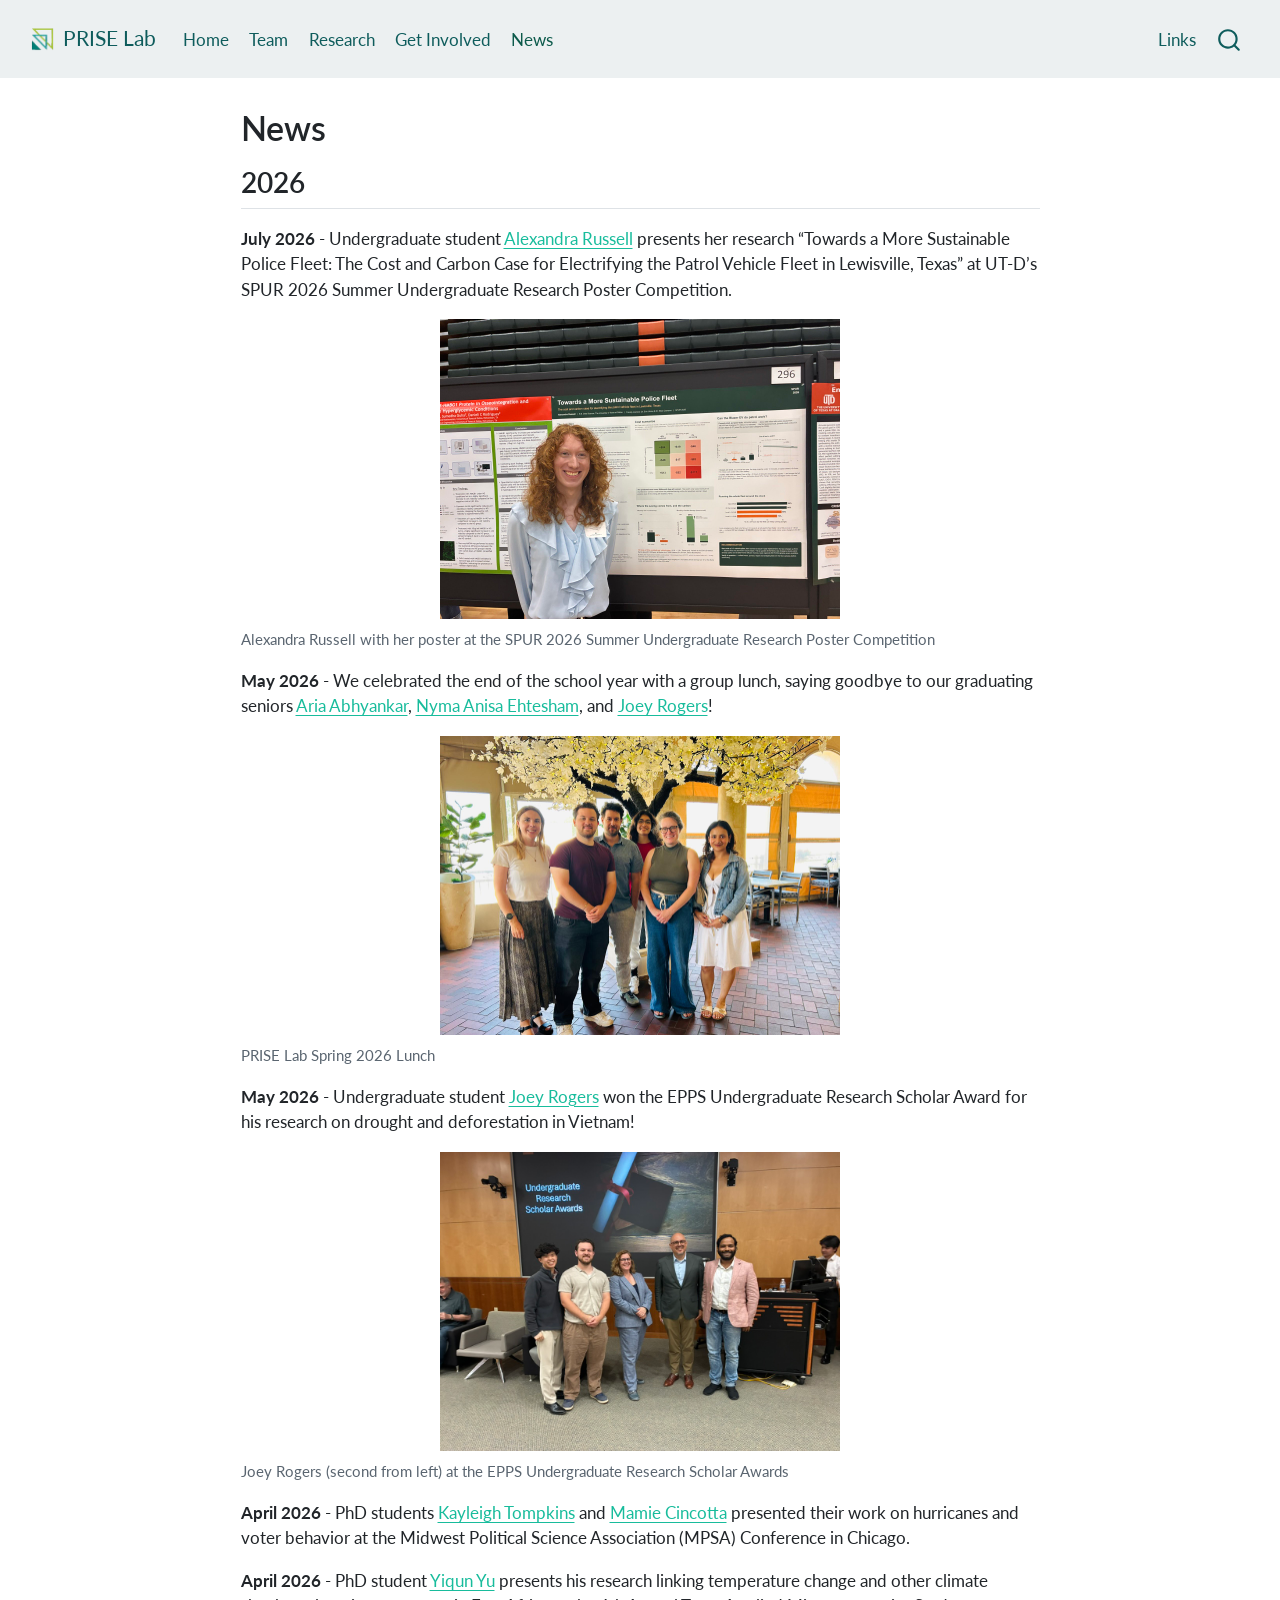
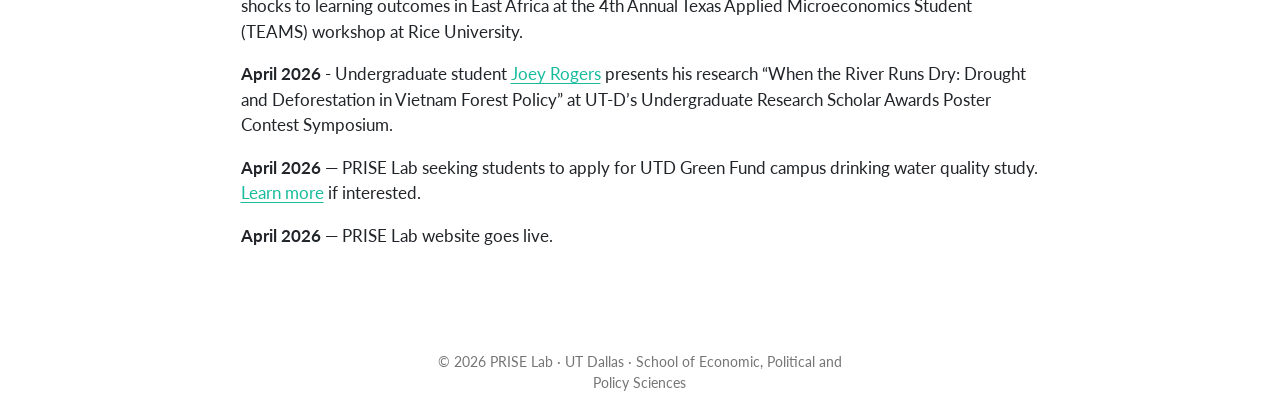
<file: docs/news.html>
<!DOCTYPE html>
<html xmlns="http://www.w3.org/1999/xhtml" lang="en" xml:lang="en"><head>

<meta charset="utf-8">
<meta name="generator" content="quarto-1.9.36">

<meta name="viewport" content="width=device-width, initial-scale=1.0, user-scalable=yes">


<title>News – PRISE Lab</title>
<style>
/* Default styles provided by pandoc.
** See https://pandoc.org/MANUAL.html#variables-for-html for config info.
*/
code{white-space: pre-wrap;}
span.smallcaps{font-variant: small-caps;}
div.columns{display: flex; gap: min(4vw, 1.5em);}
div.column{flex: auto; overflow-x: auto;}
div.hanging-indent{margin-left: 1.5em; text-indent: -1.5em;}
ul.task-list{list-style: none;}
ul.task-list li input[type="checkbox"] {
  width: 0.8em;
  margin: 0 0.8em 0.2em -1em; /* quarto-specific, see https://github.com/quarto-dev/quarto-cli/issues/4556 */ 
  vertical-align: middle;
}
</style>


<script src="site_libs/quarto-nav/quarto-nav.js"></script>
<script src="site_libs/quarto-nav/headroom.min.js"></script>
<script src="site_libs/clipboard/clipboard.min.js"></script>
<script src="site_libs/quarto-search/autocomplete.umd.js"></script>
<script src="site_libs/quarto-search/fuse.min.js"></script>
<script src="site_libs/quarto-search/quarto-search.js"></script>
<meta name="quarto:offset" content="./">
<link href="./images/favicon.png" rel="icon" type="image/png">
<script src="site_libs/quarto-html/quarto.js" type="module"></script>
<script src="site_libs/quarto-html/tabsets/tabsets.js" type="module"></script>
<script src="site_libs/quarto-html/popper.min.js"></script>
<script src="site_libs/quarto-html/tippy.umd.min.js"></script>
<script src="site_libs/quarto-html/anchor.min.js"></script>
<link href="site_libs/quarto-html/tippy.css" rel="stylesheet">
<link href="site_libs/quarto-html/quarto-syntax-highlighting-845c23b38eaddc0f92fda52bfe77a8c8.css" rel="stylesheet" id="quarto-text-highlighting-styles">
<script src="site_libs/bootstrap/bootstrap.min.js"></script>
<link href="site_libs/bootstrap/bootstrap-icons.css" rel="stylesheet">
<link href="site_libs/bootstrap/bootstrap-4fe3967e8346c83c794c62fa3f13e6b5.min.css" rel="stylesheet" append-hash="true" id="quarto-bootstrap" data-mode="light">
<script id="quarto-search-options" type="application/json">{
  "location": "navbar",
  "copy-button": false,
  "collapse-after": 3,
  "panel-placement": "end",
  "type": "overlay",
  "limit": 50,
  "keyboard-shortcut": [
    "f",
    "/",
    "s"
  ],
  "show-item-context": false,
  "language": {
    "search-no-results-text": "No results",
    "search-matching-documents-text": "matching documents",
    "search-copy-link-title": "Copy link to search",
    "search-hide-matches-text": "Hide additional matches",
    "search-more-match-text": "more match in this document",
    "search-more-matches-text": "more matches in this document",
    "search-clear-button-title": "Clear",
    "search-text-placeholder": "",
    "search-detached-cancel-button-title": "Cancel",
    "search-submit-button-title": "Submit",
    "search-label": "Search"
  }
}</script>


<link rel="stylesheet" href="styles.css">
</head>

<body class="nav-fixed fullcontent quarto-light">

<div id="quarto-search-results"></div>
  <header id="quarto-header" class="headroom fixed-top">
    <nav class="navbar navbar-expand-lg " data-bs-theme="dark">
      <div class="navbar-container container-fluid">
      <div class="navbar-brand-container mx-auto">
    <a href="./index.html" class="navbar-brand navbar-brand-logo">
    <img src="./images/icon.png" alt="PRISE Lab" class="navbar-logo light-content">
    <img src="./images/icon.png" alt="PRISE Lab" class="navbar-logo dark-content">
    </a>
    <a class="navbar-brand" href="./index.html">
    <span class="navbar-title">PRISE Lab</span>
    </a>
  </div>
            <div id="quarto-search" class="" title="Search"></div>
          <button class="navbar-toggler" type="button" data-bs-toggle="collapse" data-bs-target="#navbarCollapse" aria-controls="navbarCollapse" role="menu" aria-expanded="false" aria-label="Toggle navigation" onclick="if (window.quartoToggleHeadroom) { window.quartoToggleHeadroom(); }">
  <span class="navbar-toggler-icon"></span>
</button>
          <div class="collapse navbar-collapse" id="navbarCollapse">
            <ul class="navbar-nav navbar-nav-scroll me-auto">
  <li class="nav-item">
    <a class="nav-link" href="./index.html"> 
<span class="menu-text">Home</span></a>
  </li>  
  <li class="nav-item">
    <a class="nav-link" href="./team.html"> 
<span class="menu-text">Team</span></a>
  </li>  
  <li class="nav-item">
    <a class="nav-link" href="./research.html"> 
<span class="menu-text">Research</span></a>
  </li>  
  <li class="nav-item">
    <a class="nav-link" href="./get-involved.html"> 
<span class="menu-text">Get Involved</span></a>
  </li>  
  <li class="nav-item">
    <a class="nav-link active" href="./news.html" aria-current="page"> 
<span class="menu-text">News</span></a>
  </li>  
</ul>
            <ul class="navbar-nav navbar-nav-scroll ms-auto">
  <li class="nav-item">
    <a class="nav-link" href="./links.html"> 
<span class="menu-text">Links</span></a>
  </li>  
</ul>
          </div> <!-- /navcollapse -->
            <div class="quarto-navbar-tools">
</div>
      </div> <!-- /container-fluid -->
    </nav>
</header>
<!-- content -->
<div id="quarto-content" class="quarto-container page-columns page-rows-contents page-layout-article page-navbar">
<!-- sidebar -->
<!-- margin-sidebar -->
    
<!-- main -->
<main class="content" id="quarto-document-content">

<header id="title-block-header" class="quarto-title-block default">
<div class="quarto-title">
<h1 class="title">News</h1>
</div>



<div class="quarto-title-meta">

    
  
    
  </div>
  


</header>


<section id="section" class="level2">
<h2 class="anchored" data-anchor-id="section">2026</h2>
<p><strong>July 2026</strong> - Undergraduate student <a href="./team.html">Alexandra Russell</a> presents her research “Towards a More Sustainable Police Fleet: The Cost and Carbon Case for Electrifying the Patrol Vehicle Fleet in Lewisville, Texas” at UT-D’s SPUR 2026 Summer Undergraduate Research Poster Competition.</p>
<div class="quarto-figure quarto-figure-center">
<figure class="figure">
<p><img src="images/russell_spur_2026.jpg" class="img-fluid figure-img" style="width:50.0%"></p>
<figcaption>Alexandra Russell with her poster at the SPUR 2026 Summer Undergraduate Research Poster Competition</figcaption>
</figure>
</div>
<p><strong>May 2026</strong> - We celebrated the end of the school year with a group lunch, saying goodbye to our graduating seniors <a href="./team.html">Aria Abhyankar</a>, <a href="./team.html">Nyma Anisa Ehtesham</a>, and <a href="./team.html">Joey Rogers</a>!</p>
<div class="quarto-figure quarto-figure-center">
<figure class="figure">
<p><img src="images/spring_2026_lunch_3.jpeg" class="img-fluid figure-img" style="width:50.0%"></p>
<figcaption>PRISE Lab Spring 2026 Lunch</figcaption>
</figure>
</div>
<p><strong>May 2026</strong> - Undergraduate student <a href="./team.html">Joey Rogers</a> won the EPPS Undergraduate Research Scholar Award for his research on drought and deforestation in Vietnam!</p>
<div class="quarto-figure quarto-figure-center">
<figure class="figure">
<p><img src="images/rogers_award_2026.jpeg" class="img-fluid figure-img" style="width:50.0%"></p>
<figcaption>Joey Rogers (second from left) at the EPPS Undergraduate Research Scholar Awards</figcaption>
</figure>
</div>
<p><strong>April 2026</strong> - PhD students <a href="./team.html">Kayleigh Tompkins</a> and <a href="./team.html">Mamie Cincotta</a> presented their work on hurricanes and voter behavior at the Midwest Political Science Association (MPSA) Conference in Chicago.</p>
<p><strong>April 2026</strong> - PhD student <a href="./team.html">Yiqun Yu</a> presents his research linking temperature change and other climate shocks to learning outcomes in East Africa at the 4th Annual Texas Applied Microeconomics Student (TEAMS) workshop at Rice University.</p>
<p><strong>April 2026</strong> - Undergraduate student <a href="./team.html">Joey Rogers</a> presents his research “When the River Runs Dry: Drought and Deforestation in Vietnam Forest Policy” at UT-D’s Undergraduate Research Scholar Awards Poster Contest Symposium.</p>
<p><strong>April 2026</strong> — PRISE Lab seeking students to apply for UTD Green Fund campus drinking water quality study. <a href="./projects/water-quality.html">Learn more</a> if interested.</p>
<p><strong>April 2026</strong> — PRISE Lab website goes live.</p>


</section>

</main> <!-- /main -->
<script id="quarto-html-after-body" type="application/javascript">
  window.document.addEventListener("DOMContentLoaded", function (event) {
    const icon = "";
    const anchorJS = new window.AnchorJS();
    anchorJS.options = {
      placement: 'right',
      icon: icon
    };
    anchorJS.add('.anchored');
    const isCodeAnnotation = (el) => {
      for (const clz of el.classList) {
        if (clz.startsWith('code-annotation-')) {                     
          return true;
        }
      }
      return false;
    }
    const onCopySuccess = function(e) {
      // button target
      const button = e.trigger;
      // don't keep focus
      button.blur();
      // flash "checked"
      button.classList.add('code-copy-button-checked');
      var currentTitle = button.getAttribute("title");
      button.setAttribute("title", "Copied!");
      let tooltip;
      if (window.bootstrap) {
        button.setAttribute("data-bs-toggle", "tooltip");
        button.setAttribute("data-bs-placement", "left");
        button.setAttribute("data-bs-title", "Copied!");
        tooltip = new bootstrap.Tooltip(button, 
          { trigger: "manual", 
            customClass: "code-copy-button-tooltip",
            offset: [0, -8]});
        tooltip.show();    
      }
      setTimeout(function() {
        if (tooltip) {
          tooltip.hide();
          button.removeAttribute("data-bs-title");
          button.removeAttribute("data-bs-toggle");
          button.removeAttribute("data-bs-placement");
        }
        button.setAttribute("title", currentTitle);
        button.classList.remove('code-copy-button-checked');
      }, 1000);
      // clear code selection
      e.clearSelection();
    }
    const getTextToCopy = function(trigger) {
      const outerScaffold = trigger.parentElement.cloneNode(true);
      const codeEl = outerScaffold.querySelector('code');
      for (const childEl of codeEl.children) {
        if (isCodeAnnotation(childEl)) {
          childEl.remove();
        }
      }
      return codeEl.innerText;
    }
    const clipboard = new window.ClipboardJS('.code-copy-button:not([data-in-quarto-modal])', {
      text: getTextToCopy
    });
    clipboard.on('success', onCopySuccess);
    if (window.document.getElementById('quarto-embedded-source-code-modal')) {
      const clipboardModal = new window.ClipboardJS('.code-copy-button[data-in-quarto-modal]', {
        text: getTextToCopy,
        container: window.document.getElementById('quarto-embedded-source-code-modal')
      });
      clipboardModal.on('success', onCopySuccess);
    }
      var localhostRegex = new RegExp(/^(?:http|https):\/\/localhost\:?[0-9]*\//);
      var mailtoRegex = new RegExp(/^mailto:/);
        var filterRegex = new RegExp("https:\/\/prise-lab\.com");
      var isInternal = (href) => {
          return filterRegex.test(href) || localhostRegex.test(href) || mailtoRegex.test(href);
      }
      // Inspect non-navigation links and adorn them if external
     var links = window.document.querySelectorAll('a[href]:not(.nav-link):not(.navbar-brand):not(.toc-action):not(.sidebar-link):not(.sidebar-item-toggle):not(.pagination-link):not(.no-external):not([aria-hidden]):not(.dropdown-item):not(.quarto-navigation-tool):not(.about-link)');
      for (var i=0; i<links.length; i++) {
        const link = links[i];
        if (!isInternal(link.href)) {
          // undo the damage that might have been done by quarto-nav.js in the case of
          // links that we want to consider external
          if (link.dataset.originalHref !== undefined) {
            link.href = link.dataset.originalHref;
          }
        }
      }
    function tippyHover(el, contentFn, onTriggerFn, onUntriggerFn) {
      const config = {
        allowHTML: true,
        maxWidth: 500,
        delay: 100,
        arrow: false,
        appendTo: function(el) {
            return el.parentElement;
        },
        interactive: true,
        interactiveBorder: 10,
        theme: 'quarto',
        placement: 'bottom-start',
      };
      if (contentFn) {
        config.content = contentFn;
      }
      if (onTriggerFn) {
        config.onTrigger = onTriggerFn;
      }
      if (onUntriggerFn) {
        config.onUntrigger = onUntriggerFn;
      }
      window.tippy(el, config); 
    }
    const noterefs = window.document.querySelectorAll('a[role="doc-noteref"]');
    for (var i=0; i<noterefs.length; i++) {
      const ref = noterefs[i];
      tippyHover(ref, function() {
        // use id or data attribute instead here
        let href = ref.getAttribute('data-footnote-href') || ref.getAttribute('href');
        try { href = new URL(href).hash; } catch {}
        const id = href.replace(/^#\/?/, "");
        const note = window.document.getElementById(id);
        if (note) {
          return note.innerHTML;
        } else {
          return "";
        }
      });
    }
    const xrefs = window.document.querySelectorAll('a.quarto-xref');
    const processXRef = (id, note) => {
      // Strip column container classes
      const stripColumnClz = (el) => {
        el.classList.remove("page-full", "page-columns");
        if (el.children) {
          for (const child of el.children) {
            stripColumnClz(child);
          }
        }
      }
      stripColumnClz(note)
      if (id === null || id.startsWith('sec-')) {
        // Special case sections, only their first couple elements
        const container = document.createElement("div");
        if (note.children && note.children.length > 2) {
          container.appendChild(note.children[0].cloneNode(true));
          for (let i = 1; i < note.children.length; i++) {
            const child = note.children[i];
            if (child.tagName === "P" && child.innerText === "") {
              continue;
            } else {
              container.appendChild(child.cloneNode(true));
              break;
            }
          }
          if (window.Quarto?.typesetMath) {
            window.Quarto.typesetMath(container);
          }
          return container.innerHTML
        } else {
          if (window.Quarto?.typesetMath) {
            window.Quarto.typesetMath(note);
          }
          return note.innerHTML;
        }
      } else {
        // Remove any anchor links if they are present
        const anchorLink = note.querySelector('a.anchorjs-link');
        if (anchorLink) {
          anchorLink.remove();
        }
        if (window.Quarto?.typesetMath) {
          window.Quarto.typesetMath(note);
        }
        if (note.classList.contains("callout")) {
          return note.outerHTML;
        } else {
          return note.innerHTML;
        }
      }
    }
    for (var i=0; i<xrefs.length; i++) {
      const xref = xrefs[i];
      tippyHover(xref, undefined, function(instance) {
        instance.disable();
        let url = xref.getAttribute('href');
        let hash = undefined; 
        if (url.startsWith('#')) {
          hash = url;
        } else {
          try { hash = new URL(url).hash; } catch {}
        }
        if (hash) {
          const id = hash.replace(/^#\/?/, "");
          const note = window.document.getElementById(id);
          if (note !== null) {
            try {
              const html = processXRef(id, note.cloneNode(true));
              instance.setContent(html);
            } finally {
              instance.enable();
              instance.show();
            }
          } else {
            // See if we can fetch this
            fetch(url.split('#')[0])
            .then(res => res.text())
            .then(html => {
              const parser = new DOMParser();
              const htmlDoc = parser.parseFromString(html, "text/html");
              const note = htmlDoc.getElementById(id);
              if (note !== null) {
                const html = processXRef(id, note);
                instance.setContent(html);
              } 
            }).finally(() => {
              instance.enable();
              instance.show();
            });
          }
        } else {
          // See if we can fetch a full url (with no hash to target)
          // This is a special case and we should probably do some content thinning / targeting
          fetch(url)
          .then(res => res.text())
          .then(html => {
            const parser = new DOMParser();
            const htmlDoc = parser.parseFromString(html, "text/html");
            const note = htmlDoc.querySelector('main.content');
            if (note !== null) {
              // This should only happen for chapter cross references
              // (since there is no id in the URL)
              // remove the first header
              if (note.children.length > 0 && note.children[0].tagName === "HEADER") {
                note.children[0].remove();
              }
              const html = processXRef(null, note);
              instance.setContent(html);
            } 
          }).finally(() => {
            instance.enable();
            instance.show();
          });
        }
      }, function(instance) {
      });
    }
        let selectedAnnoteEl;
        const selectorForAnnotation = ( cell, annotation) => {
          let cellAttr = 'data-code-cell="' + cell + '"';
          let lineAttr = 'data-code-annotation="' +  annotation + '"';
          const selector = 'span[' + cellAttr + '][' + lineAttr + ']';
          return selector;
        }
        const selectCodeLines = (annoteEl) => {
          const doc = window.document;
          const targetCell = annoteEl.getAttribute("data-target-cell");
          const targetAnnotation = annoteEl.getAttribute("data-target-annotation");
          const annoteSpan = window.document.querySelector(selectorForAnnotation(targetCell, targetAnnotation));
          const lines = annoteSpan.getAttribute("data-code-lines").split(",");
          const lineIds = lines.map((line) => {
            return targetCell + "-" + line;
          })
          let top = null;
          let height = null;
          let parent = null;
          if (lineIds.length > 0) {
              //compute the position of the single el (top and bottom and make a div)
              const el = window.document.getElementById(lineIds[0]);
              top = el.offsetTop;
              height = el.offsetHeight;
              parent = el.parentElement.parentElement;
            if (lineIds.length > 1) {
              const lastEl = window.document.getElementById(lineIds[lineIds.length - 1]);
              const bottom = lastEl.offsetTop + lastEl.offsetHeight;
              height = bottom - top;
            }
            if (top !== null && height !== null && parent !== null) {
              // cook up a div (if necessary) and position it 
              let div = window.document.getElementById("code-annotation-line-highlight");
              if (div === null) {
                div = window.document.createElement("div");
                div.setAttribute("id", "code-annotation-line-highlight");
                div.style.position = 'absolute';
                parent.appendChild(div);
              }
              div.style.top = top - 2 + "px";
              div.style.height = height + 4 + "px";
              div.style.left = 0;
              let gutterDiv = window.document.getElementById("code-annotation-line-highlight-gutter");
              if (gutterDiv === null) {
                gutterDiv = window.document.createElement("div");
                gutterDiv.setAttribute("id", "code-annotation-line-highlight-gutter");
                gutterDiv.style.position = 'absolute';
                const codeCell = window.document.getElementById(targetCell);
                const gutter = codeCell.querySelector('.code-annotation-gutter');
                gutter.appendChild(gutterDiv);
              }
              gutterDiv.style.top = top - 2 + "px";
              gutterDiv.style.height = height + 4 + "px";
            }
            selectedAnnoteEl = annoteEl;
          }
        };
        const unselectCodeLines = () => {
          const elementsIds = ["code-annotation-line-highlight", "code-annotation-line-highlight-gutter"];
          elementsIds.forEach((elId) => {
            const div = window.document.getElementById(elId);
            if (div) {
              div.remove();
            }
          });
          selectedAnnoteEl = undefined;
        };
          // Handle positioning of the toggle
      window.addEventListener(
        "resize",
        throttle(() => {
          elRect = undefined;
          if (selectedAnnoteEl) {
            selectCodeLines(selectedAnnoteEl);
          }
        }, 10)
      );
      function throttle(fn, ms) {
      let throttle = false;
      let timer;
        return (...args) => {
          if(!throttle) { // first call gets through
              fn.apply(this, args);
              throttle = true;
          } else { // all the others get throttled
              if(timer) clearTimeout(timer); // cancel #2
              timer = setTimeout(() => {
                fn.apply(this, args);
                timer = throttle = false;
              }, ms);
          }
        };
      }
        // Attach click handler to the DT
        const annoteDls = window.document.querySelectorAll('dt[data-target-cell]');
        for (const annoteDlNode of annoteDls) {
          annoteDlNode.addEventListener('click', (event) => {
            const clickedEl = event.target;
            if (clickedEl !== selectedAnnoteEl) {
              unselectCodeLines();
              const activeEl = window.document.querySelector('dt[data-target-cell].code-annotation-active');
              if (activeEl) {
                activeEl.classList.remove('code-annotation-active');
              }
              selectCodeLines(clickedEl);
              clickedEl.classList.add('code-annotation-active');
            } else {
              // Unselect the line
              unselectCodeLines();
              clickedEl.classList.remove('code-annotation-active');
            }
          });
        }
    const findCites = (el) => {
      const parentEl = el.parentElement;
      if (parentEl) {
        const cites = parentEl.dataset.cites;
        if (cites) {
          return {
            el,
            cites: cites.split(' ')
          };
        } else {
          return findCites(el.parentElement)
        }
      } else {
        return undefined;
      }
    };
    var bibliorefs = window.document.querySelectorAll('a[role="doc-biblioref"]');
    for (var i=0; i<bibliorefs.length; i++) {
      const ref = bibliorefs[i];
      const citeInfo = findCites(ref);
      if (citeInfo) {
        tippyHover(citeInfo.el, function() {
          var popup = window.document.createElement('div');
          citeInfo.cites.forEach(function(cite) {
            var citeDiv = window.document.createElement('div');
            citeDiv.classList.add('hanging-indent');
            citeDiv.classList.add('csl-entry');
            var biblioDiv = window.document.getElementById('ref-' + cite);
            if (biblioDiv) {
              citeDiv.innerHTML = biblioDiv.innerHTML;
            }
            popup.appendChild(citeDiv);
          });
          return popup.innerHTML;
        });
      }
    }
  });
  </script>
</div> <!-- /content -->
<footer class="footer">
  <div class="nav-footer">
    <div class="nav-footer-left">
      &nbsp;
    </div>   
    <div class="nav-footer-center">
<p>© 2026 PRISE Lab · UT Dallas · School of Economic, Political and Policy Sciences</p>
</div>
    <div class="nav-footer-right">
      &nbsp;
    </div>
  </div>
</footer>




</body></html>
</file>
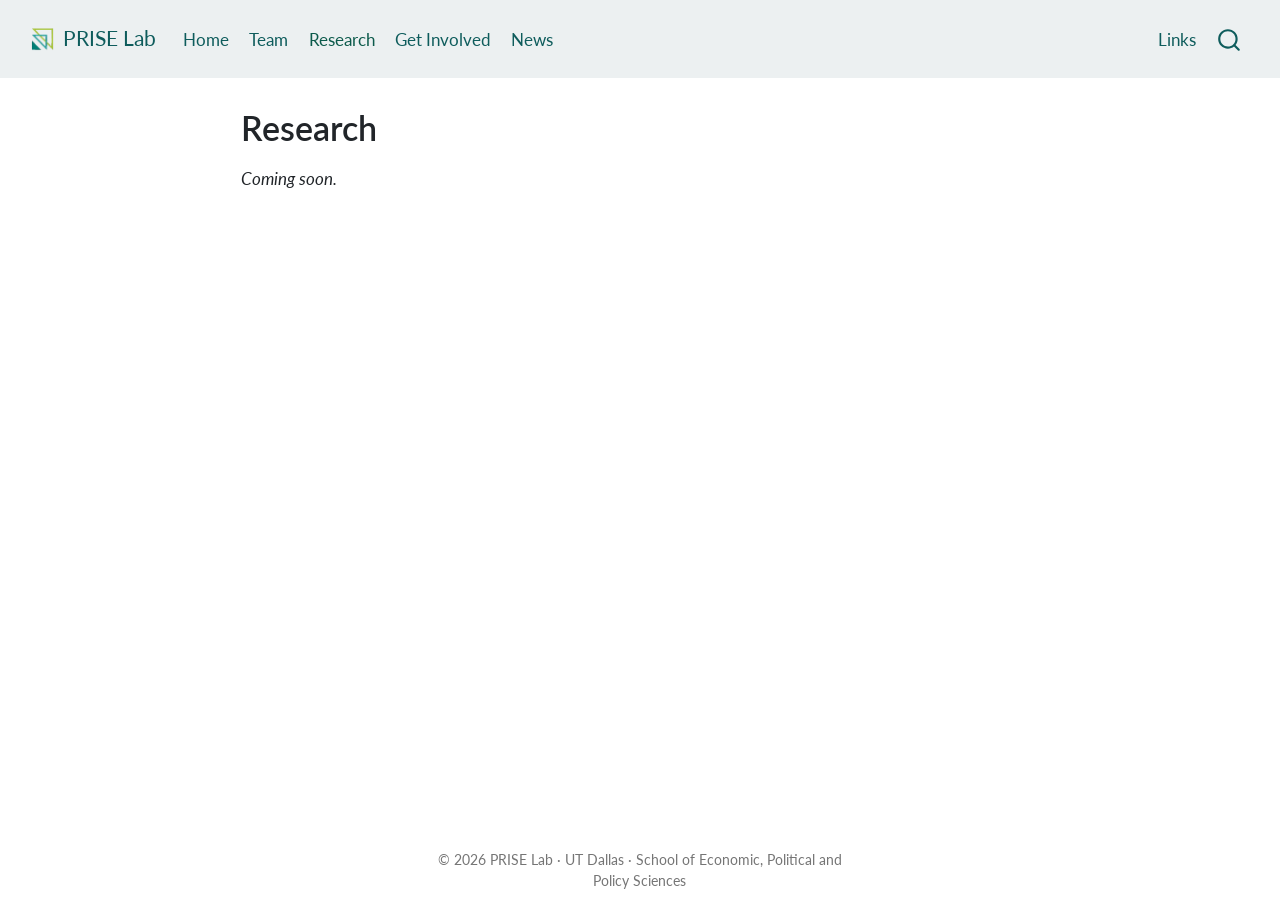
<file: docs/research.html>
<!DOCTYPE html>
<html xmlns="http://www.w3.org/1999/xhtml" lang="en" xml:lang="en"><head>

<meta charset="utf-8">
<meta name="generator" content="quarto-1.9.36">

<meta name="viewport" content="width=device-width, initial-scale=1.0, user-scalable=yes">


<title>Research – PRISE Lab</title>
<style>
/* Default styles provided by pandoc.
** See https://pandoc.org/MANUAL.html#variables-for-html for config info.
*/
code{white-space: pre-wrap;}
span.smallcaps{font-variant: small-caps;}
div.columns{display: flex; gap: min(4vw, 1.5em);}
div.column{flex: auto; overflow-x: auto;}
div.hanging-indent{margin-left: 1.5em; text-indent: -1.5em;}
ul.task-list{list-style: none;}
ul.task-list li input[type="checkbox"] {
  width: 0.8em;
  margin: 0 0.8em 0.2em -1em; /* quarto-specific, see https://github.com/quarto-dev/quarto-cli/issues/4556 */ 
  vertical-align: middle;
}
</style>


<script src="site_libs/quarto-nav/quarto-nav.js"></script>
<script src="site_libs/quarto-nav/headroom.min.js"></script>
<script src="site_libs/clipboard/clipboard.min.js"></script>
<script src="site_libs/quarto-search/autocomplete.umd.js"></script>
<script src="site_libs/quarto-search/fuse.min.js"></script>
<script src="site_libs/quarto-search/quarto-search.js"></script>
<meta name="quarto:offset" content="./">
<link href="./images/favicon.png" rel="icon" type="image/png">
<script src="site_libs/quarto-html/quarto.js" type="module"></script>
<script src="site_libs/quarto-html/tabsets/tabsets.js" type="module"></script>
<script src="site_libs/quarto-html/popper.min.js"></script>
<script src="site_libs/quarto-html/tippy.umd.min.js"></script>
<script src="site_libs/quarto-html/anchor.min.js"></script>
<link href="site_libs/quarto-html/tippy.css" rel="stylesheet">
<link href="site_libs/quarto-html/quarto-syntax-highlighting-845c23b38eaddc0f92fda52bfe77a8c8.css" rel="stylesheet" id="quarto-text-highlighting-styles">
<script src="site_libs/bootstrap/bootstrap.min.js"></script>
<link href="site_libs/bootstrap/bootstrap-icons.css" rel="stylesheet">
<link href="site_libs/bootstrap/bootstrap-4fe3967e8346c83c794c62fa3f13e6b5.min.css" rel="stylesheet" append-hash="true" id="quarto-bootstrap" data-mode="light">
<script id="quarto-search-options" type="application/json">{
  "location": "navbar",
  "copy-button": false,
  "collapse-after": 3,
  "panel-placement": "end",
  "type": "overlay",
  "limit": 50,
  "keyboard-shortcut": [
    "f",
    "/",
    "s"
  ],
  "show-item-context": false,
  "language": {
    "search-no-results-text": "No results",
    "search-matching-documents-text": "matching documents",
    "search-copy-link-title": "Copy link to search",
    "search-hide-matches-text": "Hide additional matches",
    "search-more-match-text": "more match in this document",
    "search-more-matches-text": "more matches in this document",
    "search-clear-button-title": "Clear",
    "search-text-placeholder": "",
    "search-detached-cancel-button-title": "Cancel",
    "search-submit-button-title": "Submit",
    "search-label": "Search"
  }
}</script>


<link rel="stylesheet" href="styles.css">
</head>

<body class="nav-fixed fullcontent quarto-light">

<div id="quarto-search-results"></div>
  <header id="quarto-header" class="headroom fixed-top">
    <nav class="navbar navbar-expand-lg " data-bs-theme="dark">
      <div class="navbar-container container-fluid">
      <div class="navbar-brand-container mx-auto">
    <a href="./index.html" class="navbar-brand navbar-brand-logo">
    <img src="./images/icon.png" alt="PRISE Lab" class="navbar-logo light-content">
    <img src="./images/icon.png" alt="PRISE Lab" class="navbar-logo dark-content">
    </a>
    <a class="navbar-brand" href="./index.html">
    <span class="navbar-title">PRISE Lab</span>
    </a>
  </div>
            <div id="quarto-search" class="" title="Search"></div>
          <button class="navbar-toggler" type="button" data-bs-toggle="collapse" data-bs-target="#navbarCollapse" aria-controls="navbarCollapse" role="menu" aria-expanded="false" aria-label="Toggle navigation" onclick="if (window.quartoToggleHeadroom) { window.quartoToggleHeadroom(); }">
  <span class="navbar-toggler-icon"></span>
</button>
          <div class="collapse navbar-collapse" id="navbarCollapse">
            <ul class="navbar-nav navbar-nav-scroll me-auto">
  <li class="nav-item">
    <a class="nav-link" href="./index.html"> 
<span class="menu-text">Home</span></a>
  </li>  
  <li class="nav-item">
    <a class="nav-link" href="./team.html"> 
<span class="menu-text">Team</span></a>
  </li>  
  <li class="nav-item">
    <a class="nav-link active" href="./research.html" aria-current="page"> 
<span class="menu-text">Research</span></a>
  </li>  
  <li class="nav-item">
    <a class="nav-link" href="./get-involved.html"> 
<span class="menu-text">Get Involved</span></a>
  </li>  
  <li class="nav-item">
    <a class="nav-link" href="./news.html"> 
<span class="menu-text">News</span></a>
  </li>  
</ul>
            <ul class="navbar-nav navbar-nav-scroll ms-auto">
  <li class="nav-item">
    <a class="nav-link" href="./links.html"> 
<span class="menu-text">Links</span></a>
  </li>  
</ul>
          </div> <!-- /navcollapse -->
            <div class="quarto-navbar-tools">
</div>
      </div> <!-- /container-fluid -->
    </nav>
</header>
<!-- content -->
<div id="quarto-content" class="quarto-container page-columns page-rows-contents page-layout-article page-navbar">
<!-- sidebar -->
<!-- margin-sidebar -->
    
<!-- main -->
<main class="content" id="quarto-document-content">

<header id="title-block-header" class="quarto-title-block default">
<div class="quarto-title">
<h1 class="title">Research</h1>
</div>



<div class="quarto-title-meta">

    
  
    
  </div>
  


</header>


<p><em>Coming soon.</em></p>



</main> <!-- /main -->
<script id="quarto-html-after-body" type="application/javascript">
  window.document.addEventListener("DOMContentLoaded", function (event) {
    const icon = "";
    const anchorJS = new window.AnchorJS();
    anchorJS.options = {
      placement: 'right',
      icon: icon
    };
    anchorJS.add('.anchored');
    const isCodeAnnotation = (el) => {
      for (const clz of el.classList) {
        if (clz.startsWith('code-annotation-')) {                     
          return true;
        }
      }
      return false;
    }
    const onCopySuccess = function(e) {
      // button target
      const button = e.trigger;
      // don't keep focus
      button.blur();
      // flash "checked"
      button.classList.add('code-copy-button-checked');
      var currentTitle = button.getAttribute("title");
      button.setAttribute("title", "Copied!");
      let tooltip;
      if (window.bootstrap) {
        button.setAttribute("data-bs-toggle", "tooltip");
        button.setAttribute("data-bs-placement", "left");
        button.setAttribute("data-bs-title", "Copied!");
        tooltip = new bootstrap.Tooltip(button, 
          { trigger: "manual", 
            customClass: "code-copy-button-tooltip",
            offset: [0, -8]});
        tooltip.show();    
      }
      setTimeout(function() {
        if (tooltip) {
          tooltip.hide();
          button.removeAttribute("data-bs-title");
          button.removeAttribute("data-bs-toggle");
          button.removeAttribute("data-bs-placement");
        }
        button.setAttribute("title", currentTitle);
        button.classList.remove('code-copy-button-checked');
      }, 1000);
      // clear code selection
      e.clearSelection();
    }
    const getTextToCopy = function(trigger) {
      const outerScaffold = trigger.parentElement.cloneNode(true);
      const codeEl = outerScaffold.querySelector('code');
      for (const childEl of codeEl.children) {
        if (isCodeAnnotation(childEl)) {
          childEl.remove();
        }
      }
      return codeEl.innerText;
    }
    const clipboard = new window.ClipboardJS('.code-copy-button:not([data-in-quarto-modal])', {
      text: getTextToCopy
    });
    clipboard.on('success', onCopySuccess);
    if (window.document.getElementById('quarto-embedded-source-code-modal')) {
      const clipboardModal = new window.ClipboardJS('.code-copy-button[data-in-quarto-modal]', {
        text: getTextToCopy,
        container: window.document.getElementById('quarto-embedded-source-code-modal')
      });
      clipboardModal.on('success', onCopySuccess);
    }
      var localhostRegex = new RegExp(/^(?:http|https):\/\/localhost\:?[0-9]*\//);
      var mailtoRegex = new RegExp(/^mailto:/);
        var filterRegex = new RegExp("https:\/\/prise-lab\.com");
      var isInternal = (href) => {
          return filterRegex.test(href) || localhostRegex.test(href) || mailtoRegex.test(href);
      }
      // Inspect non-navigation links and adorn them if external
     var links = window.document.querySelectorAll('a[href]:not(.nav-link):not(.navbar-brand):not(.toc-action):not(.sidebar-link):not(.sidebar-item-toggle):not(.pagination-link):not(.no-external):not([aria-hidden]):not(.dropdown-item):not(.quarto-navigation-tool):not(.about-link)');
      for (var i=0; i<links.length; i++) {
        const link = links[i];
        if (!isInternal(link.href)) {
          // undo the damage that might have been done by quarto-nav.js in the case of
          // links that we want to consider external
          if (link.dataset.originalHref !== undefined) {
            link.href = link.dataset.originalHref;
          }
        }
      }
    function tippyHover(el, contentFn, onTriggerFn, onUntriggerFn) {
      const config = {
        allowHTML: true,
        maxWidth: 500,
        delay: 100,
        arrow: false,
        appendTo: function(el) {
            return el.parentElement;
        },
        interactive: true,
        interactiveBorder: 10,
        theme: 'quarto',
        placement: 'bottom-start',
      };
      if (contentFn) {
        config.content = contentFn;
      }
      if (onTriggerFn) {
        config.onTrigger = onTriggerFn;
      }
      if (onUntriggerFn) {
        config.onUntrigger = onUntriggerFn;
      }
      window.tippy(el, config); 
    }
    const noterefs = window.document.querySelectorAll('a[role="doc-noteref"]');
    for (var i=0; i<noterefs.length; i++) {
      const ref = noterefs[i];
      tippyHover(ref, function() {
        // use id or data attribute instead here
        let href = ref.getAttribute('data-footnote-href') || ref.getAttribute('href');
        try { href = new URL(href).hash; } catch {}
        const id = href.replace(/^#\/?/, "");
        const note = window.document.getElementById(id);
        if (note) {
          return note.innerHTML;
        } else {
          return "";
        }
      });
    }
    const xrefs = window.document.querySelectorAll('a.quarto-xref');
    const processXRef = (id, note) => {
      // Strip column container classes
      const stripColumnClz = (el) => {
        el.classList.remove("page-full", "page-columns");
        if (el.children) {
          for (const child of el.children) {
            stripColumnClz(child);
          }
        }
      }
      stripColumnClz(note)
      if (id === null || id.startsWith('sec-')) {
        // Special case sections, only their first couple elements
        const container = document.createElement("div");
        if (note.children && note.children.length > 2) {
          container.appendChild(note.children[0].cloneNode(true));
          for (let i = 1; i < note.children.length; i++) {
            const child = note.children[i];
            if (child.tagName === "P" && child.innerText === "") {
              continue;
            } else {
              container.appendChild(child.cloneNode(true));
              break;
            }
          }
          if (window.Quarto?.typesetMath) {
            window.Quarto.typesetMath(container);
          }
          return container.innerHTML
        } else {
          if (window.Quarto?.typesetMath) {
            window.Quarto.typesetMath(note);
          }
          return note.innerHTML;
        }
      } else {
        // Remove any anchor links if they are present
        const anchorLink = note.querySelector('a.anchorjs-link');
        if (anchorLink) {
          anchorLink.remove();
        }
        if (window.Quarto?.typesetMath) {
          window.Quarto.typesetMath(note);
        }
        if (note.classList.contains("callout")) {
          return note.outerHTML;
        } else {
          return note.innerHTML;
        }
      }
    }
    for (var i=0; i<xrefs.length; i++) {
      const xref = xrefs[i];
      tippyHover(xref, undefined, function(instance) {
        instance.disable();
        let url = xref.getAttribute('href');
        let hash = undefined; 
        if (url.startsWith('#')) {
          hash = url;
        } else {
          try { hash = new URL(url).hash; } catch {}
        }
        if (hash) {
          const id = hash.replace(/^#\/?/, "");
          const note = window.document.getElementById(id);
          if (note !== null) {
            try {
              const html = processXRef(id, note.cloneNode(true));
              instance.setContent(html);
            } finally {
              instance.enable();
              instance.show();
            }
          } else {
            // See if we can fetch this
            fetch(url.split('#')[0])
            .then(res => res.text())
            .then(html => {
              const parser = new DOMParser();
              const htmlDoc = parser.parseFromString(html, "text/html");
              const note = htmlDoc.getElementById(id);
              if (note !== null) {
                const html = processXRef(id, note);
                instance.setContent(html);
              } 
            }).finally(() => {
              instance.enable();
              instance.show();
            });
          }
        } else {
          // See if we can fetch a full url (with no hash to target)
          // This is a special case and we should probably do some content thinning / targeting
          fetch(url)
          .then(res => res.text())
          .then(html => {
            const parser = new DOMParser();
            const htmlDoc = parser.parseFromString(html, "text/html");
            const note = htmlDoc.querySelector('main.content');
            if (note !== null) {
              // This should only happen for chapter cross references
              // (since there is no id in the URL)
              // remove the first header
              if (note.children.length > 0 && note.children[0].tagName === "HEADER") {
                note.children[0].remove();
              }
              const html = processXRef(null, note);
              instance.setContent(html);
            } 
          }).finally(() => {
            instance.enable();
            instance.show();
          });
        }
      }, function(instance) {
      });
    }
        let selectedAnnoteEl;
        const selectorForAnnotation = ( cell, annotation) => {
          let cellAttr = 'data-code-cell="' + cell + '"';
          let lineAttr = 'data-code-annotation="' +  annotation + '"';
          const selector = 'span[' + cellAttr + '][' + lineAttr + ']';
          return selector;
        }
        const selectCodeLines = (annoteEl) => {
          const doc = window.document;
          const targetCell = annoteEl.getAttribute("data-target-cell");
          const targetAnnotation = annoteEl.getAttribute("data-target-annotation");
          const annoteSpan = window.document.querySelector(selectorForAnnotation(targetCell, targetAnnotation));
          const lines = annoteSpan.getAttribute("data-code-lines").split(",");
          const lineIds = lines.map((line) => {
            return targetCell + "-" + line;
          })
          let top = null;
          let height = null;
          let parent = null;
          if (lineIds.length > 0) {
              //compute the position of the single el (top and bottom and make a div)
              const el = window.document.getElementById(lineIds[0]);
              top = el.offsetTop;
              height = el.offsetHeight;
              parent = el.parentElement.parentElement;
            if (lineIds.length > 1) {
              const lastEl = window.document.getElementById(lineIds[lineIds.length - 1]);
              const bottom = lastEl.offsetTop + lastEl.offsetHeight;
              height = bottom - top;
            }
            if (top !== null && height !== null && parent !== null) {
              // cook up a div (if necessary) and position it 
              let div = window.document.getElementById("code-annotation-line-highlight");
              if (div === null) {
                div = window.document.createElement("div");
                div.setAttribute("id", "code-annotation-line-highlight");
                div.style.position = 'absolute';
                parent.appendChild(div);
              }
              div.style.top = top - 2 + "px";
              div.style.height = height + 4 + "px";
              div.style.left = 0;
              let gutterDiv = window.document.getElementById("code-annotation-line-highlight-gutter");
              if (gutterDiv === null) {
                gutterDiv = window.document.createElement("div");
                gutterDiv.setAttribute("id", "code-annotation-line-highlight-gutter");
                gutterDiv.style.position = 'absolute';
                const codeCell = window.document.getElementById(targetCell);
                const gutter = codeCell.querySelector('.code-annotation-gutter');
                gutter.appendChild(gutterDiv);
              }
              gutterDiv.style.top = top - 2 + "px";
              gutterDiv.style.height = height + 4 + "px";
            }
            selectedAnnoteEl = annoteEl;
          }
        };
        const unselectCodeLines = () => {
          const elementsIds = ["code-annotation-line-highlight", "code-annotation-line-highlight-gutter"];
          elementsIds.forEach((elId) => {
            const div = window.document.getElementById(elId);
            if (div) {
              div.remove();
            }
          });
          selectedAnnoteEl = undefined;
        };
          // Handle positioning of the toggle
      window.addEventListener(
        "resize",
        throttle(() => {
          elRect = undefined;
          if (selectedAnnoteEl) {
            selectCodeLines(selectedAnnoteEl);
          }
        }, 10)
      );
      function throttle(fn, ms) {
      let throttle = false;
      let timer;
        return (...args) => {
          if(!throttle) { // first call gets through
              fn.apply(this, args);
              throttle = true;
          } else { // all the others get throttled
              if(timer) clearTimeout(timer); // cancel #2
              timer = setTimeout(() => {
                fn.apply(this, args);
                timer = throttle = false;
              }, ms);
          }
        };
      }
        // Attach click handler to the DT
        const annoteDls = window.document.querySelectorAll('dt[data-target-cell]');
        for (const annoteDlNode of annoteDls) {
          annoteDlNode.addEventListener('click', (event) => {
            const clickedEl = event.target;
            if (clickedEl !== selectedAnnoteEl) {
              unselectCodeLines();
              const activeEl = window.document.querySelector('dt[data-target-cell].code-annotation-active');
              if (activeEl) {
                activeEl.classList.remove('code-annotation-active');
              }
              selectCodeLines(clickedEl);
              clickedEl.classList.add('code-annotation-active');
            } else {
              // Unselect the line
              unselectCodeLines();
              clickedEl.classList.remove('code-annotation-active');
            }
          });
        }
    const findCites = (el) => {
      const parentEl = el.parentElement;
      if (parentEl) {
        const cites = parentEl.dataset.cites;
        if (cites) {
          return {
            el,
            cites: cites.split(' ')
          };
        } else {
          return findCites(el.parentElement)
        }
      } else {
        return undefined;
      }
    };
    var bibliorefs = window.document.querySelectorAll('a[role="doc-biblioref"]');
    for (var i=0; i<bibliorefs.length; i++) {
      const ref = bibliorefs[i];
      const citeInfo = findCites(ref);
      if (citeInfo) {
        tippyHover(citeInfo.el, function() {
          var popup = window.document.createElement('div');
          citeInfo.cites.forEach(function(cite) {
            var citeDiv = window.document.createElement('div');
            citeDiv.classList.add('hanging-indent');
            citeDiv.classList.add('csl-entry');
            var biblioDiv = window.document.getElementById('ref-' + cite);
            if (biblioDiv) {
              citeDiv.innerHTML = biblioDiv.innerHTML;
            }
            popup.appendChild(citeDiv);
          });
          return popup.innerHTML;
        });
      }
    }
  });
  </script>
</div> <!-- /content -->
<footer class="footer">
  <div class="nav-footer">
    <div class="nav-footer-left">
      &nbsp;
    </div>   
    <div class="nav-footer-center">
<p>© 2026 PRISE Lab · UT Dallas · School of Economic, Political and Policy Sciences</p>
</div>
    <div class="nav-footer-right">
      &nbsp;
    </div>
  </div>
</footer>




</body></html>
</file>
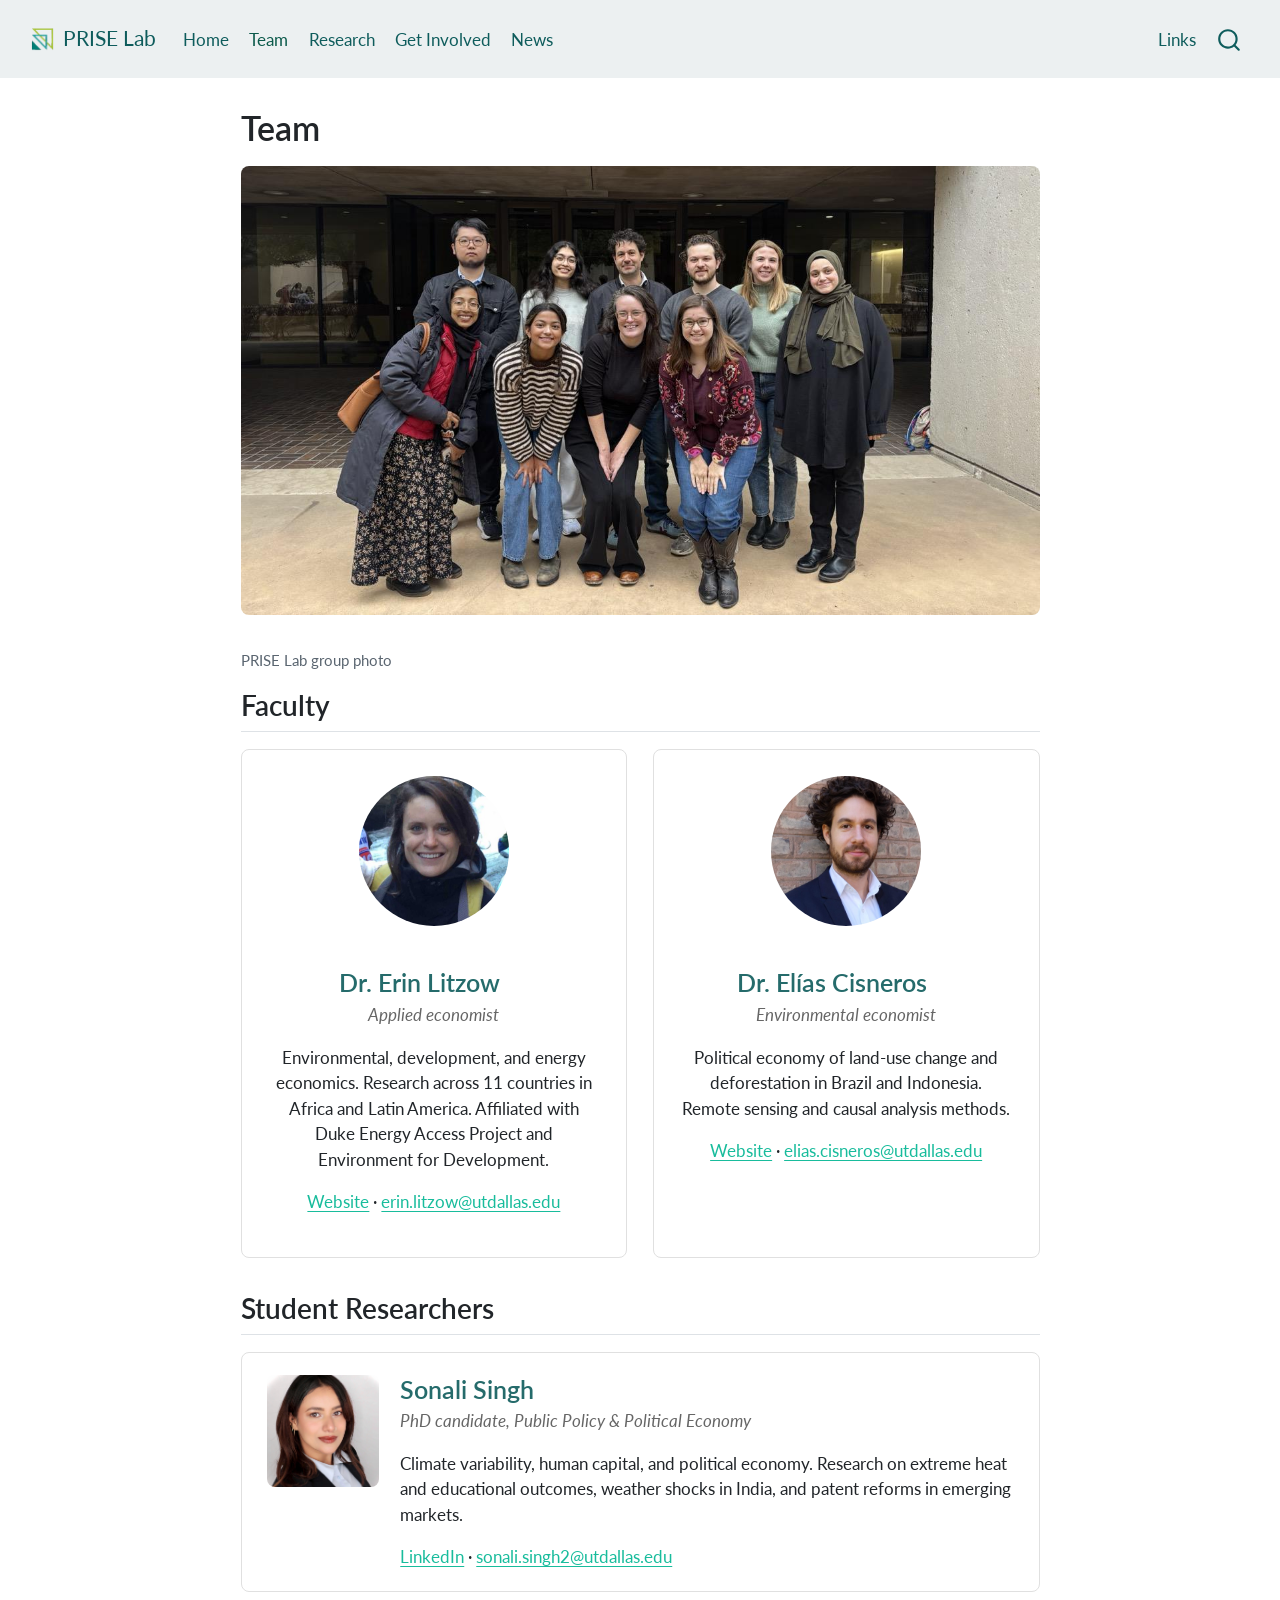
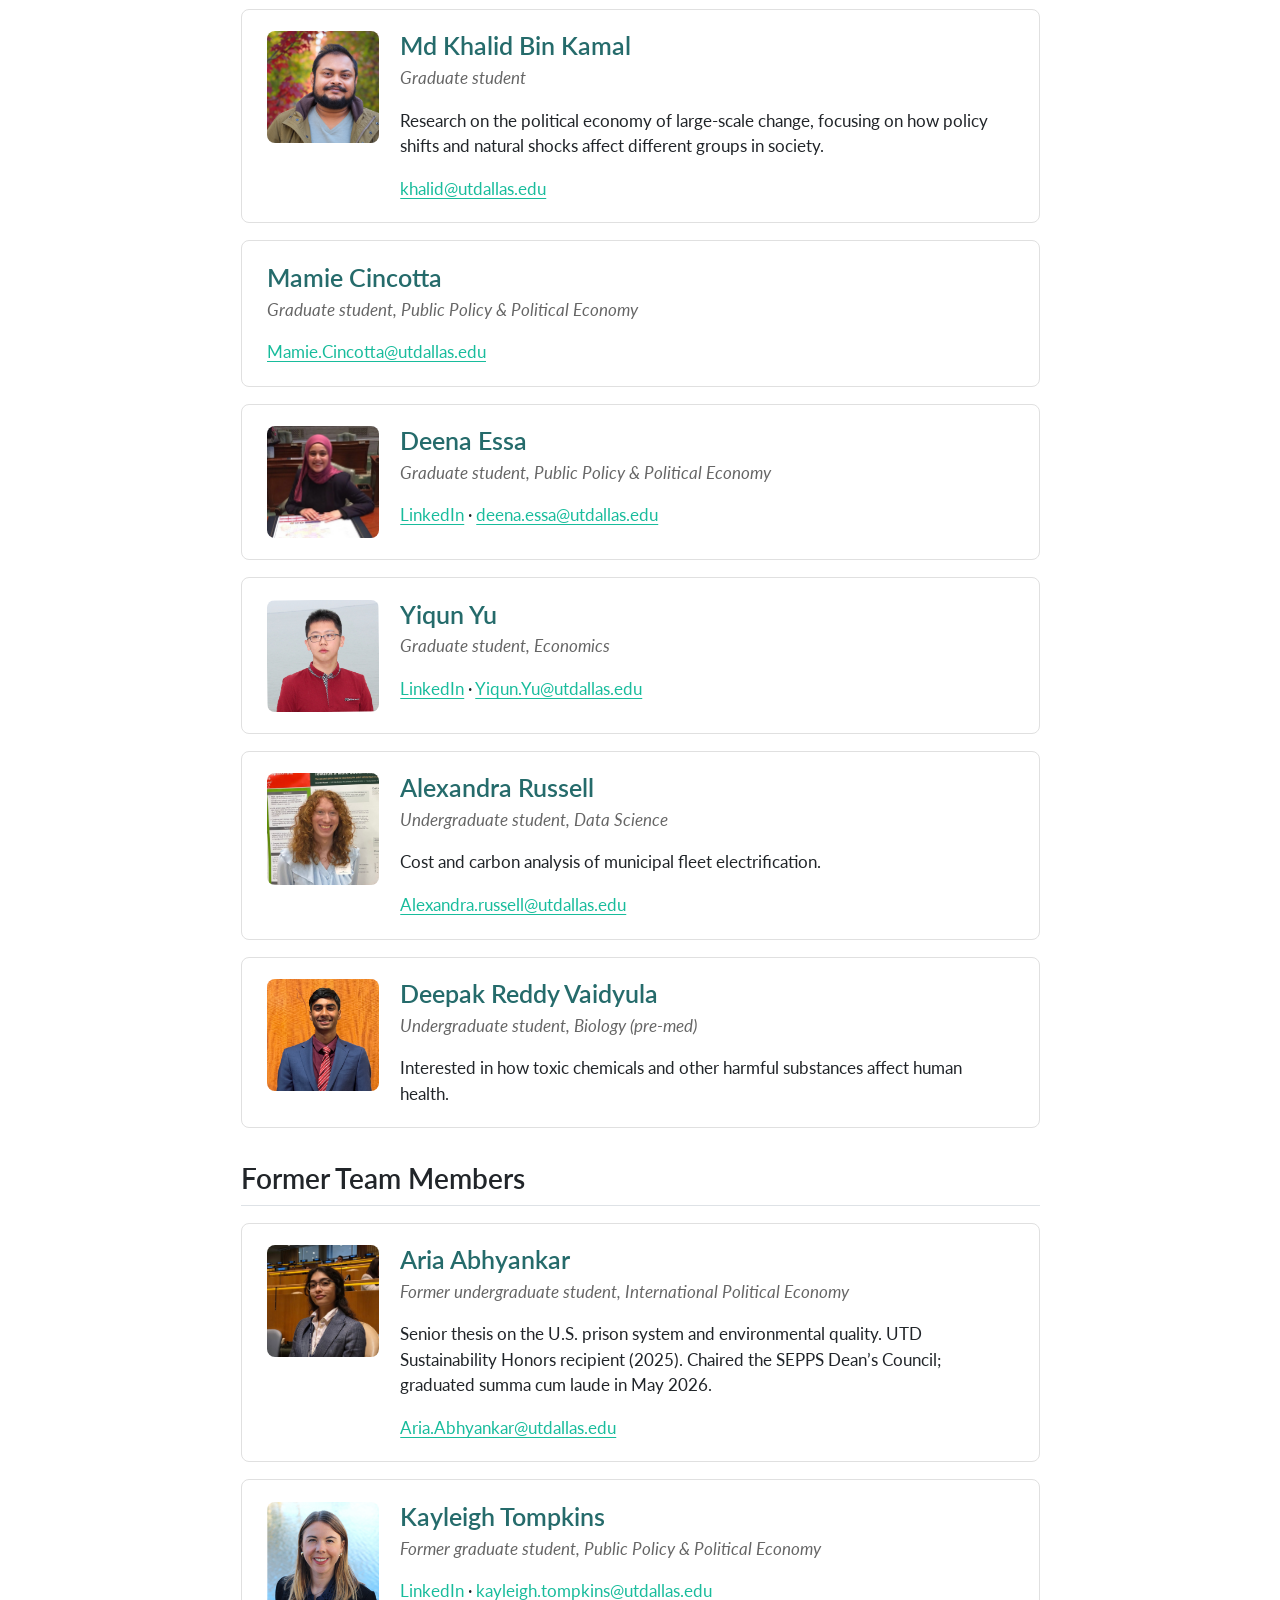
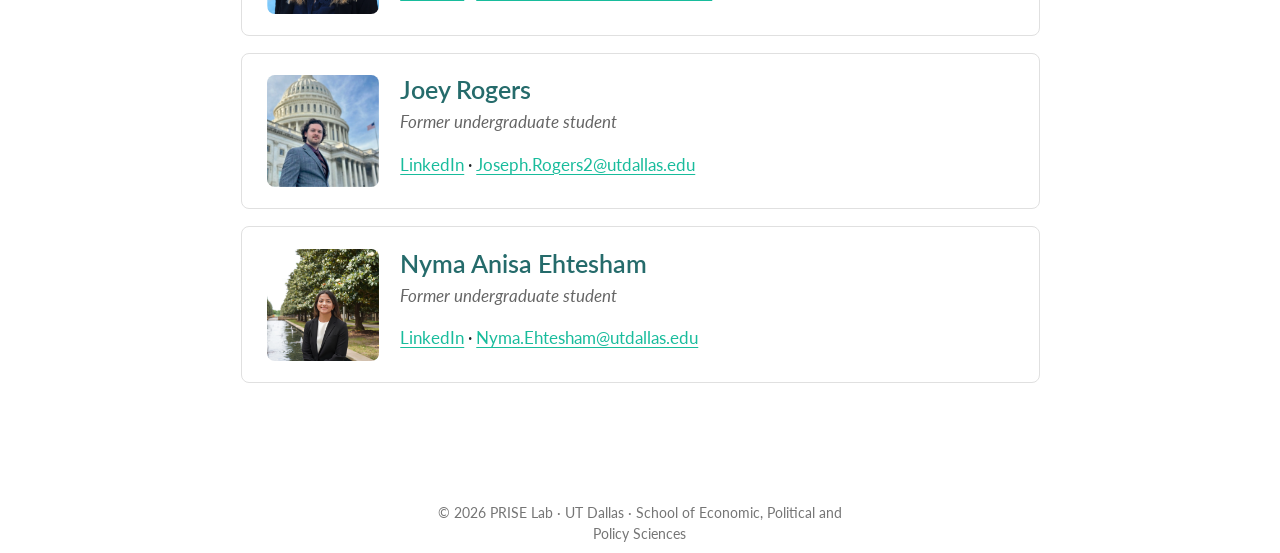
<file: docs/team.html>
<!DOCTYPE html>
<html xmlns="http://www.w3.org/1999/xhtml" lang="en" xml:lang="en"><head>

<meta charset="utf-8">
<meta name="generator" content="quarto-1.9.36">

<meta name="viewport" content="width=device-width, initial-scale=1.0, user-scalable=yes">


<title>Team – PRISE Lab</title>
<style>
/* Default styles provided by pandoc.
** See https://pandoc.org/MANUAL.html#variables-for-html for config info.
*/
code{white-space: pre-wrap;}
span.smallcaps{font-variant: small-caps;}
div.columns{display: flex; gap: min(4vw, 1.5em);}
div.column{flex: auto; overflow-x: auto;}
div.hanging-indent{margin-left: 1.5em; text-indent: -1.5em;}
ul.task-list{list-style: none;}
ul.task-list li input[type="checkbox"] {
  width: 0.8em;
  margin: 0 0.8em 0.2em -1em; /* quarto-specific, see https://github.com/quarto-dev/quarto-cli/issues/4556 */ 
  vertical-align: middle;
}
</style>


<script src="site_libs/quarto-nav/quarto-nav.js"></script>
<script src="site_libs/quarto-nav/headroom.min.js"></script>
<script src="site_libs/clipboard/clipboard.min.js"></script>
<script src="site_libs/quarto-search/autocomplete.umd.js"></script>
<script src="site_libs/quarto-search/fuse.min.js"></script>
<script src="site_libs/quarto-search/quarto-search.js"></script>
<meta name="quarto:offset" content="./">
<link href="./images/favicon.png" rel="icon" type="image/png">
<script src="site_libs/quarto-html/quarto.js" type="module"></script>
<script src="site_libs/quarto-html/tabsets/tabsets.js" type="module"></script>
<script src="site_libs/quarto-html/popper.min.js"></script>
<script src="site_libs/quarto-html/tippy.umd.min.js"></script>
<script src="site_libs/quarto-html/anchor.min.js"></script>
<link href="site_libs/quarto-html/tippy.css" rel="stylesheet">
<link href="site_libs/quarto-html/quarto-syntax-highlighting-845c23b38eaddc0f92fda52bfe77a8c8.css" rel="stylesheet" id="quarto-text-highlighting-styles">
<script src="site_libs/bootstrap/bootstrap.min.js"></script>
<link href="site_libs/bootstrap/bootstrap-icons.css" rel="stylesheet">
<link href="site_libs/bootstrap/bootstrap-4fe3967e8346c83c794c62fa3f13e6b5.min.css" rel="stylesheet" append-hash="true" id="quarto-bootstrap" data-mode="light">
<script id="quarto-search-options" type="application/json">{
  "location": "navbar",
  "copy-button": false,
  "collapse-after": 3,
  "panel-placement": "end",
  "type": "overlay",
  "limit": 50,
  "keyboard-shortcut": [
    "f",
    "/",
    "s"
  ],
  "show-item-context": false,
  "language": {
    "search-no-results-text": "No results",
    "search-matching-documents-text": "matching documents",
    "search-copy-link-title": "Copy link to search",
    "search-hide-matches-text": "Hide additional matches",
    "search-more-match-text": "more match in this document",
    "search-more-matches-text": "more matches in this document",
    "search-clear-button-title": "Clear",
    "search-text-placeholder": "",
    "search-detached-cancel-button-title": "Cancel",
    "search-submit-button-title": "Submit",
    "search-label": "Search"
  }
}</script>


<link rel="stylesheet" href="styles.css">
</head>

<body class="nav-fixed fullcontent quarto-light">

<div id="quarto-search-results"></div>
  <header id="quarto-header" class="headroom fixed-top">
    <nav class="navbar navbar-expand-lg " data-bs-theme="dark">
      <div class="navbar-container container-fluid">
      <div class="navbar-brand-container mx-auto">
    <a href="./index.html" class="navbar-brand navbar-brand-logo">
    <img src="./images/icon.png" alt="PRISE Lab" class="navbar-logo light-content">
    <img src="./images/icon.png" alt="PRISE Lab" class="navbar-logo dark-content">
    </a>
    <a class="navbar-brand" href="./index.html">
    <span class="navbar-title">PRISE Lab</span>
    </a>
  </div>
            <div id="quarto-search" class="" title="Search"></div>
          <button class="navbar-toggler" type="button" data-bs-toggle="collapse" data-bs-target="#navbarCollapse" aria-controls="navbarCollapse" role="menu" aria-expanded="false" aria-label="Toggle navigation" onclick="if (window.quartoToggleHeadroom) { window.quartoToggleHeadroom(); }">
  <span class="navbar-toggler-icon"></span>
</button>
          <div class="collapse navbar-collapse" id="navbarCollapse">
            <ul class="navbar-nav navbar-nav-scroll me-auto">
  <li class="nav-item">
    <a class="nav-link" href="./index.html"> 
<span class="menu-text">Home</span></a>
  </li>  
  <li class="nav-item">
    <a class="nav-link active" href="./team.html" aria-current="page"> 
<span class="menu-text">Team</span></a>
  </li>  
  <li class="nav-item">
    <a class="nav-link" href="./research.html"> 
<span class="menu-text">Research</span></a>
  </li>  
  <li class="nav-item">
    <a class="nav-link" href="./get-involved.html"> 
<span class="menu-text">Get Involved</span></a>
  </li>  
  <li class="nav-item">
    <a class="nav-link" href="./news.html"> 
<span class="menu-text">News</span></a>
  </li>  
</ul>
            <ul class="navbar-nav navbar-nav-scroll ms-auto">
  <li class="nav-item">
    <a class="nav-link" href="./links.html"> 
<span class="menu-text">Links</span></a>
  </li>  
</ul>
          </div> <!-- /navcollapse -->
            <div class="quarto-navbar-tools">
</div>
      </div> <!-- /container-fluid -->
    </nav>
</header>
<!-- content -->
<div id="quarto-content" class="quarto-container page-columns page-rows-contents page-layout-article page-navbar">
<!-- sidebar -->
<!-- margin-sidebar -->
    
<!-- main -->
<main class="content" id="quarto-document-content">

<header id="title-block-header" class="quarto-title-block default">
<div class="quarto-title">
<h1 class="title">Team</h1>
</div>



<div class="quarto-title-meta">

    
  
    
  </div>
  


</header>


<div class="quarto-figure quarto-figure-center">
<figure class="figure">
<p><img src="images/group.jpg" class="group-photo img-fluid figure-img"></p>
<figcaption>PRISE Lab group photo</figcaption>
</figure>
</div>
<section id="faculty" class="level2">
<h2 class="anchored" data-anchor-id="faculty">Faculty</h2>
<div class="team-grid">
<div class="team-member">
<p><img src="images/litzow.jpg" alt="Photo of Dr. Erin Litzow"></p>
<section id="dr.-erin-litzow" class="level3">
<h3 class="anchored" data-anchor-id="dr.-erin-litzow">Dr.&nbsp;Erin Litzow</h3>
<p><span class="role">Applied economist</span></p>
<p>Environmental, development, and energy economics. Research across 11 countries in Africa and Latin America. Affiliated with Duke Energy Access Project and Environment for Development.</p>
<p><a href="https://sites.google.com/site/erinlitzow/home" target="_blank">Website</a> · <a href="mailto:erin.litzow@utdallas.edu">erin.litzow@utdallas.edu</a></p>
</section>
</div>
<div class="team-member">
<p><img src="images/cisneros.jpg" alt="Photo of Dr. Elías Cisneros"></p>
<section id="dr.-elías-cisneros" class="level3">
<h3 class="anchored" data-anchor-id="dr.-elías-cisneros">Dr.&nbsp;Elías Cisneros</h3>
<p><span class="role">Environmental economist</span></p>
<p>Political economy of land-use change and deforestation in Brazil and Indonesia. Remote sensing and causal analysis methods.</p>
<p><a href="https://eliascis.github.io/" target="_blank">Website</a> · <a href="mailto:elias.cisneros@utdallas.edu">elias.cisneros@utdallas.edu</a></p>
</section>
</div>
</div>
</section>
<section id="student-researchers" class="level2">
<h2 class="anchored" data-anchor-id="student-researchers">Student Researchers</h2>
<div class="student-team-list">
<div class="team-member">
<p><img src="images/singh.jpg" alt="Photo of Sonali Singh"></p>
<section id="sonali-singh" class="level3 student-member-content">
<h3 class="anchored" data-anchor-id="sonali-singh">Sonali Singh</h3>
<p><span class="role">PhD candidate, Public Policy &amp; Political Economy</span></p>
<p>Climate variability, human capital, and political economy. Research on extreme heat and educational outcomes, weather shocks in India, and patent reforms in emerging markets.</p>
<p><a href="https://www.linkedin.com/in/sonalisinghh/" target="_blank">LinkedIn</a> · <a href="mailto:sonali.singh2@utdallas.edu">sonali.singh2@utdallas.edu</a></p>
</section>
</div>
<div class="team-member">
<p><img src="images/binkamal.png" alt="Photo of Md Khalid Bin Kamal"></p>
<section id="md-khalid-bin-kamal" class="level3 student-member-content">
<h3 class="anchored" data-anchor-id="md-khalid-bin-kamal">Md Khalid Bin Kamal</h3>
<p><span class="role">Graduate student</span></p>
<p>Research on the political economy of large-scale change, focusing on how policy shifts and natural shocks affect different groups in society.</p>
<p><a href="mailto:khalid@utdallas.edu">khalid@utdallas.edu</a></p>
</section>
</div>
<div class="team-member">
<section id="mamie-cincotta" class="level3 student-member-content">
<h3 class="anchored" data-anchor-id="mamie-cincotta">Mamie Cincotta</h3>
<p><span class="role">Graduate student, Public Policy &amp; Political Economy</span></p>
<p><a href="mailto:Mamie.Cincotta@UTDallas.edu">Mamie.Cincotta@utdallas.edu</a></p>
</section>
</div>
<div class="team-member">
<p><img src="images/essa.jpg" alt="Photo of Deena Essa"></p>
<section id="deena-essa" class="level3 student-member-content">
<h3 class="anchored" data-anchor-id="deena-essa">Deena Essa</h3>
<p><span class="role">Graduate student, Public Policy &amp; Political Economy</span></p>
<p><a href="https://www.linkedin.com/in/deenaessa/" target="_blank">LinkedIn</a> · <a href="mailto:deena.essa@utdallas.edu">deena.essa@utdallas.edu</a></p>
</section>
</div>
<div class="team-member">
<p><img src="images/yu.jpg" alt="Photo of Yiqun Yu"></p>
<section id="yiqun-yu" class="level3 student-member-content">
<h3 class="anchored" data-anchor-id="yiqun-yu">Yiqun Yu</h3>
<p><span class="role">Graduate student, Economics</span></p>
<p><a href="https://www.linkedin.com/in/yiqun-yu-527003180/" target="_blank">LinkedIn</a> · <a href="mailto:Yiqun.Yu@UTDallas.edu">Yiqun.Yu@utdallas.edu</a></p>
</section>
</div>
<!--
::: {.team-member}

::: {.student-member-content}
### Partha Chowdhury
[Graduate student, Political Science]{.role}

[Partha.Chowdhury@utdallas.edu](mailto:Partha.Chowdhury@UTDallas.edu)
:::
:::
-->
<div class="team-member">
<p><img src="images/russell.jpg" alt="Photo of Alexandra Russell"></p>
<section id="alexandra-russell" class="level3 student-member-content">
<h3 class="anchored" data-anchor-id="alexandra-russell">Alexandra Russell</h3>
<p><span class="role">Undergraduate student, Data Science</span></p>
<p>Cost and carbon analysis of municipal fleet electrification.</p>
<p><a href="mailto:Alexandra.russell@utdallas.edu">Alexandra.russell@utdallas.edu</a></p>
</section>
</div>
<div class="team-member">
<p><img src="images/vaidyula.jpeg" alt="Photo of Deepak Reddy Vaidyula" style="object-position: center top;"></p>
<section id="deepak-reddy-vaidyula" class="level3 student-member-content">
<h3 class="anchored" data-anchor-id="deepak-reddy-vaidyula">Deepak Reddy Vaidyula</h3>
<p><span class="role">Undergraduate student, Biology (pre-med)</span></p>
<p>Interested in how toxic chemicals and other harmful substances affect human health.</p>
</section>
</div>
</div>
</section>
<section id="former-team-members" class="level2">
<h2 class="anchored" data-anchor-id="former-team-members">Former Team Members</h2>
<div class="student-team-list">
<div class="team-member">
<p><img src="images/abhyankar.jpg" alt="Photo of Aria Abhyankar"></p>
<section id="aria-abhyankar" class="level3 student-member-content">
<h3 class="anchored" data-anchor-id="aria-abhyankar">Aria Abhyankar</h3>
<p><span class="role">Former undergraduate student, International Political Economy</span></p>
<p>Senior thesis on the U.S. prison system and environmental quality. UTD Sustainability Honors recipient (2025). Chaired the SEPPS Dean’s Council; graduated summa cum laude in May 2026.</p>
<p><a href="mailto:Aria.Abhyankar@UTDallas.edu">Aria.Abhyankar@utdallas.edu</a></p>
</section>
</div>
<div class="team-member">
<p><img src="images/tompkins.png" alt="Photo of Kayleigh Tompkins"></p>
<section id="kayleigh-tompkins" class="level3 student-member-content">
<h3 class="anchored" data-anchor-id="kayleigh-tompkins">Kayleigh Tompkins</h3>
<p><span class="role">Former graduate student, Public Policy &amp; Political Economy</span></p>
<p><a href="https://www.linkedin.com/in/kayleigh-tompkins/" target="_blank">LinkedIn</a> · <a href="mailto:kayleigh.tompkins@utdallas.edu">kayleigh.tompkins@utdallas.edu</a></p>
</section>
</div>
<div class="team-member">
<p><img src="images/rogers.jpg" alt="Photo of Joey Rogers"></p>
<section id="joey-rogers" class="level3 student-member-content">
<h3 class="anchored" data-anchor-id="joey-rogers">Joey Rogers</h3>
<p><span class="role">Former undergraduate student</span></p>
<p><a href="https://www.linkedin.com/in/joseph-rogers-320abb2a1/" target="_blank">LinkedIn</a> · <a href="mailto:Joseph.Rogers2@UTDallas.edu">Joseph.Rogers2@utdallas.edu</a></p>
</section>
</div>
<div class="team-member">
<p><img src="images/ehtesham.png" alt="Photo of Nyma Anisa Ehtesham"></p>
<section id="nyma-anisa-ehtesham" class="level3 student-member-content">
<h3 class="anchored" data-anchor-id="nyma-anisa-ehtesham">Nyma Anisa Ehtesham</h3>
<p><span class="role">Former undergraduate student</span></p>
<p><a href="https://www.linkedin.com/in/nymaehtesham/" target="_blank">LinkedIn</a> · <a href="mailto:Nyma.Ehtesham@UTDallas.edu">Nyma.Ehtesham@utdallas.edu</a></p>
</section>
</div>
</div>


</section>

</main> <!-- /main -->
<script id="quarto-html-after-body" type="application/javascript">
  window.document.addEventListener("DOMContentLoaded", function (event) {
    const icon = "";
    const anchorJS = new window.AnchorJS();
    anchorJS.options = {
      placement: 'right',
      icon: icon
    };
    anchorJS.add('.anchored');
    const isCodeAnnotation = (el) => {
      for (const clz of el.classList) {
        if (clz.startsWith('code-annotation-')) {                     
          return true;
        }
      }
      return false;
    }
    const onCopySuccess = function(e) {
      // button target
      const button = e.trigger;
      // don't keep focus
      button.blur();
      // flash "checked"
      button.classList.add('code-copy-button-checked');
      var currentTitle = button.getAttribute("title");
      button.setAttribute("title", "Copied!");
      let tooltip;
      if (window.bootstrap) {
        button.setAttribute("data-bs-toggle", "tooltip");
        button.setAttribute("data-bs-placement", "left");
        button.setAttribute("data-bs-title", "Copied!");
        tooltip = new bootstrap.Tooltip(button, 
          { trigger: "manual", 
            customClass: "code-copy-button-tooltip",
            offset: [0, -8]});
        tooltip.show();    
      }
      setTimeout(function() {
        if (tooltip) {
          tooltip.hide();
          button.removeAttribute("data-bs-title");
          button.removeAttribute("data-bs-toggle");
          button.removeAttribute("data-bs-placement");
        }
        button.setAttribute("title", currentTitle);
        button.classList.remove('code-copy-button-checked');
      }, 1000);
      // clear code selection
      e.clearSelection();
    }
    const getTextToCopy = function(trigger) {
      const outerScaffold = trigger.parentElement.cloneNode(true);
      const codeEl = outerScaffold.querySelector('code');
      for (const childEl of codeEl.children) {
        if (isCodeAnnotation(childEl)) {
          childEl.remove();
        }
      }
      return codeEl.innerText;
    }
    const clipboard = new window.ClipboardJS('.code-copy-button:not([data-in-quarto-modal])', {
      text: getTextToCopy
    });
    clipboard.on('success', onCopySuccess);
    if (window.document.getElementById('quarto-embedded-source-code-modal')) {
      const clipboardModal = new window.ClipboardJS('.code-copy-button[data-in-quarto-modal]', {
        text: getTextToCopy,
        container: window.document.getElementById('quarto-embedded-source-code-modal')
      });
      clipboardModal.on('success', onCopySuccess);
    }
      var localhostRegex = new RegExp(/^(?:http|https):\/\/localhost\:?[0-9]*\//);
      var mailtoRegex = new RegExp(/^mailto:/);
        var filterRegex = new RegExp("https:\/\/prise-lab\.com");
      var isInternal = (href) => {
          return filterRegex.test(href) || localhostRegex.test(href) || mailtoRegex.test(href);
      }
      // Inspect non-navigation links and adorn them if external
     var links = window.document.querySelectorAll('a[href]:not(.nav-link):not(.navbar-brand):not(.toc-action):not(.sidebar-link):not(.sidebar-item-toggle):not(.pagination-link):not(.no-external):not([aria-hidden]):not(.dropdown-item):not(.quarto-navigation-tool):not(.about-link)');
      for (var i=0; i<links.length; i++) {
        const link = links[i];
        if (!isInternal(link.href)) {
          // undo the damage that might have been done by quarto-nav.js in the case of
          // links that we want to consider external
          if (link.dataset.originalHref !== undefined) {
            link.href = link.dataset.originalHref;
          }
        }
      }
    function tippyHover(el, contentFn, onTriggerFn, onUntriggerFn) {
      const config = {
        allowHTML: true,
        maxWidth: 500,
        delay: 100,
        arrow: false,
        appendTo: function(el) {
            return el.parentElement;
        },
        interactive: true,
        interactiveBorder: 10,
        theme: 'quarto',
        placement: 'bottom-start',
      };
      if (contentFn) {
        config.content = contentFn;
      }
      if (onTriggerFn) {
        config.onTrigger = onTriggerFn;
      }
      if (onUntriggerFn) {
        config.onUntrigger = onUntriggerFn;
      }
      window.tippy(el, config); 
    }
    const noterefs = window.document.querySelectorAll('a[role="doc-noteref"]');
    for (var i=0; i<noterefs.length; i++) {
      const ref = noterefs[i];
      tippyHover(ref, function() {
        // use id or data attribute instead here
        let href = ref.getAttribute('data-footnote-href') || ref.getAttribute('href');
        try { href = new URL(href).hash; } catch {}
        const id = href.replace(/^#\/?/, "");
        const note = window.document.getElementById(id);
        if (note) {
          return note.innerHTML;
        } else {
          return "";
        }
      });
    }
    const xrefs = window.document.querySelectorAll('a.quarto-xref');
    const processXRef = (id, note) => {
      // Strip column container classes
      const stripColumnClz = (el) => {
        el.classList.remove("page-full", "page-columns");
        if (el.children) {
          for (const child of el.children) {
            stripColumnClz(child);
          }
        }
      }
      stripColumnClz(note)
      if (id === null || id.startsWith('sec-')) {
        // Special case sections, only their first couple elements
        const container = document.createElement("div");
        if (note.children && note.children.length > 2) {
          container.appendChild(note.children[0].cloneNode(true));
          for (let i = 1; i < note.children.length; i++) {
            const child = note.children[i];
            if (child.tagName === "P" && child.innerText === "") {
              continue;
            } else {
              container.appendChild(child.cloneNode(true));
              break;
            }
          }
          if (window.Quarto?.typesetMath) {
            window.Quarto.typesetMath(container);
          }
          return container.innerHTML
        } else {
          if (window.Quarto?.typesetMath) {
            window.Quarto.typesetMath(note);
          }
          return note.innerHTML;
        }
      } else {
        // Remove any anchor links if they are present
        const anchorLink = note.querySelector('a.anchorjs-link');
        if (anchorLink) {
          anchorLink.remove();
        }
        if (window.Quarto?.typesetMath) {
          window.Quarto.typesetMath(note);
        }
        if (note.classList.contains("callout")) {
          return note.outerHTML;
        } else {
          return note.innerHTML;
        }
      }
    }
    for (var i=0; i<xrefs.length; i++) {
      const xref = xrefs[i];
      tippyHover(xref, undefined, function(instance) {
        instance.disable();
        let url = xref.getAttribute('href');
        let hash = undefined; 
        if (url.startsWith('#')) {
          hash = url;
        } else {
          try { hash = new URL(url).hash; } catch {}
        }
        if (hash) {
          const id = hash.replace(/^#\/?/, "");
          const note = window.document.getElementById(id);
          if (note !== null) {
            try {
              const html = processXRef(id, note.cloneNode(true));
              instance.setContent(html);
            } finally {
              instance.enable();
              instance.show();
            }
          } else {
            // See if we can fetch this
            fetch(url.split('#')[0])
            .then(res => res.text())
            .then(html => {
              const parser = new DOMParser();
              const htmlDoc = parser.parseFromString(html, "text/html");
              const note = htmlDoc.getElementById(id);
              if (note !== null) {
                const html = processXRef(id, note);
                instance.setContent(html);
              } 
            }).finally(() => {
              instance.enable();
              instance.show();
            });
          }
        } else {
          // See if we can fetch a full url (with no hash to target)
          // This is a special case and we should probably do some content thinning / targeting
          fetch(url)
          .then(res => res.text())
          .then(html => {
            const parser = new DOMParser();
            const htmlDoc = parser.parseFromString(html, "text/html");
            const note = htmlDoc.querySelector('main.content');
            if (note !== null) {
              // This should only happen for chapter cross references
              // (since there is no id in the URL)
              // remove the first header
              if (note.children.length > 0 && note.children[0].tagName === "HEADER") {
                note.children[0].remove();
              }
              const html = processXRef(null, note);
              instance.setContent(html);
            } 
          }).finally(() => {
            instance.enable();
            instance.show();
          });
        }
      }, function(instance) {
      });
    }
        let selectedAnnoteEl;
        const selectorForAnnotation = ( cell, annotation) => {
          let cellAttr = 'data-code-cell="' + cell + '"';
          let lineAttr = 'data-code-annotation="' +  annotation + '"';
          const selector = 'span[' + cellAttr + '][' + lineAttr + ']';
          return selector;
        }
        const selectCodeLines = (annoteEl) => {
          const doc = window.document;
          const targetCell = annoteEl.getAttribute("data-target-cell");
          const targetAnnotation = annoteEl.getAttribute("data-target-annotation");
          const annoteSpan = window.document.querySelector(selectorForAnnotation(targetCell, targetAnnotation));
          const lines = annoteSpan.getAttribute("data-code-lines").split(",");
          const lineIds = lines.map((line) => {
            return targetCell + "-" + line;
          })
          let top = null;
          let height = null;
          let parent = null;
          if (lineIds.length > 0) {
              //compute the position of the single el (top and bottom and make a div)
              const el = window.document.getElementById(lineIds[0]);
              top = el.offsetTop;
              height = el.offsetHeight;
              parent = el.parentElement.parentElement;
            if (lineIds.length > 1) {
              const lastEl = window.document.getElementById(lineIds[lineIds.length - 1]);
              const bottom = lastEl.offsetTop + lastEl.offsetHeight;
              height = bottom - top;
            }
            if (top !== null && height !== null && parent !== null) {
              // cook up a div (if necessary) and position it 
              let div = window.document.getElementById("code-annotation-line-highlight");
              if (div === null) {
                div = window.document.createElement("div");
                div.setAttribute("id", "code-annotation-line-highlight");
                div.style.position = 'absolute';
                parent.appendChild(div);
              }
              div.style.top = top - 2 + "px";
              div.style.height = height + 4 + "px";
              div.style.left = 0;
              let gutterDiv = window.document.getElementById("code-annotation-line-highlight-gutter");
              if (gutterDiv === null) {
                gutterDiv = window.document.createElement("div");
                gutterDiv.setAttribute("id", "code-annotation-line-highlight-gutter");
                gutterDiv.style.position = 'absolute';
                const codeCell = window.document.getElementById(targetCell);
                const gutter = codeCell.querySelector('.code-annotation-gutter');
                gutter.appendChild(gutterDiv);
              }
              gutterDiv.style.top = top - 2 + "px";
              gutterDiv.style.height = height + 4 + "px";
            }
            selectedAnnoteEl = annoteEl;
          }
        };
        const unselectCodeLines = () => {
          const elementsIds = ["code-annotation-line-highlight", "code-annotation-line-highlight-gutter"];
          elementsIds.forEach((elId) => {
            const div = window.document.getElementById(elId);
            if (div) {
              div.remove();
            }
          });
          selectedAnnoteEl = undefined;
        };
          // Handle positioning of the toggle
      window.addEventListener(
        "resize",
        throttle(() => {
          elRect = undefined;
          if (selectedAnnoteEl) {
            selectCodeLines(selectedAnnoteEl);
          }
        }, 10)
      );
      function throttle(fn, ms) {
      let throttle = false;
      let timer;
        return (...args) => {
          if(!throttle) { // first call gets through
              fn.apply(this, args);
              throttle = true;
          } else { // all the others get throttled
              if(timer) clearTimeout(timer); // cancel #2
              timer = setTimeout(() => {
                fn.apply(this, args);
                timer = throttle = false;
              }, ms);
          }
        };
      }
        // Attach click handler to the DT
        const annoteDls = window.document.querySelectorAll('dt[data-target-cell]');
        for (const annoteDlNode of annoteDls) {
          annoteDlNode.addEventListener('click', (event) => {
            const clickedEl = event.target;
            if (clickedEl !== selectedAnnoteEl) {
              unselectCodeLines();
              const activeEl = window.document.querySelector('dt[data-target-cell].code-annotation-active');
              if (activeEl) {
                activeEl.classList.remove('code-annotation-active');
              }
              selectCodeLines(clickedEl);
              clickedEl.classList.add('code-annotation-active');
            } else {
              // Unselect the line
              unselectCodeLines();
              clickedEl.classList.remove('code-annotation-active');
            }
          });
        }
    const findCites = (el) => {
      const parentEl = el.parentElement;
      if (parentEl) {
        const cites = parentEl.dataset.cites;
        if (cites) {
          return {
            el,
            cites: cites.split(' ')
          };
        } else {
          return findCites(el.parentElement)
        }
      } else {
        return undefined;
      }
    };
    var bibliorefs = window.document.querySelectorAll('a[role="doc-biblioref"]');
    for (var i=0; i<bibliorefs.length; i++) {
      const ref = bibliorefs[i];
      const citeInfo = findCites(ref);
      if (citeInfo) {
        tippyHover(citeInfo.el, function() {
          var popup = window.document.createElement('div');
          citeInfo.cites.forEach(function(cite) {
            var citeDiv = window.document.createElement('div');
            citeDiv.classList.add('hanging-indent');
            citeDiv.classList.add('csl-entry');
            var biblioDiv = window.document.getElementById('ref-' + cite);
            if (biblioDiv) {
              citeDiv.innerHTML = biblioDiv.innerHTML;
            }
            popup.appendChild(citeDiv);
          });
          return popup.innerHTML;
        });
      }
    }
  });
  </script>
</div> <!-- /content -->
<footer class="footer">
  <div class="nav-footer">
    <div class="nav-footer-left">
      &nbsp;
    </div>   
    <div class="nav-footer-center">
<p>© 2026 PRISE Lab · UT Dallas · School of Economic, Political and Policy Sciences</p>
</div>
    <div class="nav-footer-right">
      &nbsp;
    </div>
  </div>
</footer>




</body></html>
</file>
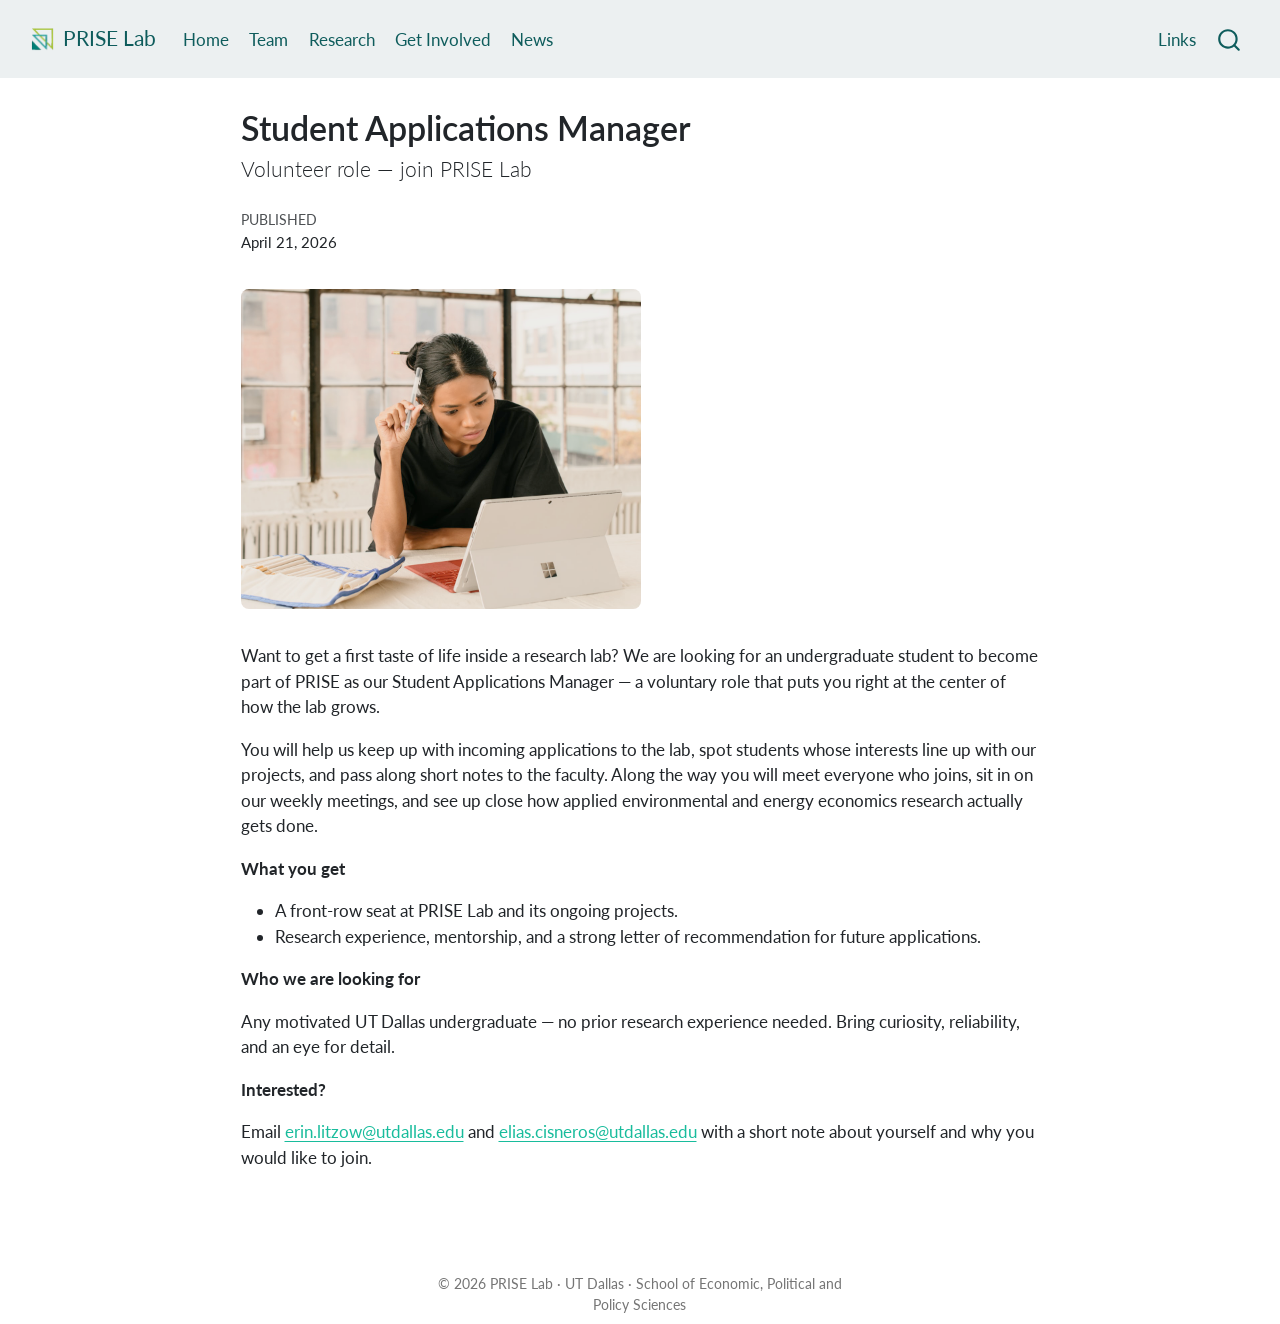
<file: docs/projects/applications-manager.html>
<!DOCTYPE html>
<html xmlns="http://www.w3.org/1999/xhtml" lang="en" xml:lang="en"><head>

<meta charset="utf-8">
<meta name="generator" content="quarto-1.9.36">

<meta name="viewport" content="width=device-width, initial-scale=1.0, user-scalable=yes">

<meta name="dcterms.date" content="2026-04-21">

<title>Student Applications Manager – PRISE Lab</title>
<style>
/* Default styles provided by pandoc.
** See https://pandoc.org/MANUAL.html#variables-for-html for config info.
*/
code{white-space: pre-wrap;}
span.smallcaps{font-variant: small-caps;}
div.columns{display: flex; gap: min(4vw, 1.5em);}
div.column{flex: auto; overflow-x: auto;}
div.hanging-indent{margin-left: 1.5em; text-indent: -1.5em;}
ul.task-list{list-style: none;}
ul.task-list li input[type="checkbox"] {
  width: 0.8em;
  margin: 0 0.8em 0.2em -1em; /* quarto-specific, see https://github.com/quarto-dev/quarto-cli/issues/4556 */ 
  vertical-align: middle;
}
</style>


<script src="../site_libs/quarto-nav/quarto-nav.js"></script>
<script src="../site_libs/quarto-nav/headroom.min.js"></script>
<script src="../site_libs/clipboard/clipboard.min.js"></script>
<script src="../site_libs/quarto-search/autocomplete.umd.js"></script>
<script src="../site_libs/quarto-search/fuse.min.js"></script>
<script src="../site_libs/quarto-search/quarto-search.js"></script>
<meta name="quarto:offset" content="../">
<link href="../images/favicon.png" rel="icon" type="image/png">
<script src="../site_libs/quarto-html/quarto.js" type="module"></script>
<script src="../site_libs/quarto-html/tabsets/tabsets.js" type="module"></script>
<script src="../site_libs/quarto-html/popper.min.js"></script>
<script src="../site_libs/quarto-html/tippy.umd.min.js"></script>
<script src="../site_libs/quarto-html/anchor.min.js"></script>
<link href="../site_libs/quarto-html/tippy.css" rel="stylesheet">
<link href="../site_libs/quarto-html/quarto-syntax-highlighting-845c23b38eaddc0f92fda52bfe77a8c8.css" rel="stylesheet" id="quarto-text-highlighting-styles">
<script src="../site_libs/bootstrap/bootstrap.min.js"></script>
<link href="../site_libs/bootstrap/bootstrap-icons.css" rel="stylesheet">
<link href="../site_libs/bootstrap/bootstrap-4fe3967e8346c83c794c62fa3f13e6b5.min.css" rel="stylesheet" append-hash="true" id="quarto-bootstrap" data-mode="light">
<script id="quarto-search-options" type="application/json">{
  "location": "navbar",
  "copy-button": false,
  "collapse-after": 3,
  "panel-placement": "end",
  "type": "overlay",
  "limit": 50,
  "keyboard-shortcut": [
    "f",
    "/",
    "s"
  ],
  "show-item-context": false,
  "language": {
    "search-no-results-text": "No results",
    "search-matching-documents-text": "matching documents",
    "search-copy-link-title": "Copy link to search",
    "search-hide-matches-text": "Hide additional matches",
    "search-more-match-text": "more match in this document",
    "search-more-matches-text": "more matches in this document",
    "search-clear-button-title": "Clear",
    "search-text-placeholder": "",
    "search-detached-cancel-button-title": "Cancel",
    "search-submit-button-title": "Submit",
    "search-label": "Search"
  }
}</script>


<link rel="stylesheet" href="../styles.css">
</head>

<body class="nav-fixed fullcontent quarto-light">

<div id="quarto-search-results"></div>
  <header id="quarto-header" class="headroom fixed-top">
    <nav class="navbar navbar-expand-lg " data-bs-theme="dark">
      <div class="navbar-container container-fluid">
      <div class="navbar-brand-container mx-auto">
    <a href="../index.html" class="navbar-brand navbar-brand-logo">
    <img src="../images/icon.png" alt="PRISE Lab" class="navbar-logo light-content">
    <img src="../images/icon.png" alt="PRISE Lab" class="navbar-logo dark-content">
    </a>
    <a class="navbar-brand" href="../index.html">
    <span class="navbar-title">PRISE Lab</span>
    </a>
  </div>
            <div id="quarto-search" class="" title="Search"></div>
          <button class="navbar-toggler" type="button" data-bs-toggle="collapse" data-bs-target="#navbarCollapse" aria-controls="navbarCollapse" role="menu" aria-expanded="false" aria-label="Toggle navigation" onclick="if (window.quartoToggleHeadroom) { window.quartoToggleHeadroom(); }">
  <span class="navbar-toggler-icon"></span>
</button>
          <div class="collapse navbar-collapse" id="navbarCollapse">
            <ul class="navbar-nav navbar-nav-scroll me-auto">
  <li class="nav-item">
    <a class="nav-link" href="../index.html"> 
<span class="menu-text">Home</span></a>
  </li>  
  <li class="nav-item">
    <a class="nav-link" href="../team.html"> 
<span class="menu-text">Team</span></a>
  </li>  
  <li class="nav-item">
    <a class="nav-link" href="../research.html"> 
<span class="menu-text">Research</span></a>
  </li>  
  <li class="nav-item">
    <a class="nav-link" href="../get-involved.html"> 
<span class="menu-text">Get Involved</span></a>
  </li>  
  <li class="nav-item">
    <a class="nav-link" href="../news.html"> 
<span class="menu-text">News</span></a>
  </li>  
</ul>
            <ul class="navbar-nav navbar-nav-scroll ms-auto">
  <li class="nav-item">
    <a class="nav-link" href="../links.html"> 
<span class="menu-text">Links</span></a>
  </li>  
</ul>
          </div> <!-- /navcollapse -->
            <div class="quarto-navbar-tools">
</div>
      </div> <!-- /container-fluid -->
    </nav>
</header>
<!-- content -->
<div id="quarto-content" class="quarto-container page-columns page-rows-contents page-layout-article page-navbar">
<!-- sidebar -->
<!-- margin-sidebar -->
    
<!-- main -->
<main class="content" id="quarto-document-content">

<header id="title-block-header" class="quarto-title-block default">
<div class="quarto-title">
<h1 class="title">Student Applications Manager</h1>
<p class="subtitle lead">Volunteer role — join PRISE Lab</p>
</div>



<div class="quarto-title-meta">

    
    <div>
    <div class="quarto-title-meta-heading">Published</div>
    <div class="quarto-title-meta-contents">
      <p class="date">April 21, 2026</p>
    </div>
  </div>
  
    
  </div>
  


</header>


<p><img src="../images/applications-review.jpg" alt="Student reviewing documents on a laptop" style="max-width:400px; border-radius:8px; margin:1rem 0;"></p>
<p>Want to get a first taste of life inside a research lab? We are looking for an undergraduate student to become part of PRISE as our Student Applications Manager — a voluntary role that puts you right at the center of how the lab grows.</p>
<p>You will help us keep up with incoming applications to the lab, spot students whose interests line up with our projects, and pass along short notes to the faculty. Along the way you will meet everyone who joins, sit in on our weekly meetings, and see up close how applied environmental and energy economics research actually gets done.</p>
<p><strong>What you get</strong></p>
<ul>
<li>A front-row seat at PRISE Lab and its ongoing projects.</li>
<li>Research experience, mentorship, and a strong letter of recommendation for future applications.</li>
</ul>
<p><strong>Who we are looking for</strong></p>
<p>Any motivated UT Dallas undergraduate — no prior research experience needed. Bring curiosity, reliability, and an eye for detail.</p>
<p><strong>Interested?</strong></p>
<p>Email <a href="mailto:erin.litzow@utdallas.edu">erin.litzow@utdallas.edu</a> and <a href="mailto:elias.cisneros@utdallas.edu">elias.cisneros@utdallas.edu</a> with a short note about yourself and why you would like to join.</p>



</main> <!-- /main -->
<script id="quarto-html-after-body" type="application/javascript">
  window.document.addEventListener("DOMContentLoaded", function (event) {
    const icon = "";
    const anchorJS = new window.AnchorJS();
    anchorJS.options = {
      placement: 'right',
      icon: icon
    };
    anchorJS.add('.anchored');
    const isCodeAnnotation = (el) => {
      for (const clz of el.classList) {
        if (clz.startsWith('code-annotation-')) {                     
          return true;
        }
      }
      return false;
    }
    const onCopySuccess = function(e) {
      // button target
      const button = e.trigger;
      // don't keep focus
      button.blur();
      // flash "checked"
      button.classList.add('code-copy-button-checked');
      var currentTitle = button.getAttribute("title");
      button.setAttribute("title", "Copied!");
      let tooltip;
      if (window.bootstrap) {
        button.setAttribute("data-bs-toggle", "tooltip");
        button.setAttribute("data-bs-placement", "left");
        button.setAttribute("data-bs-title", "Copied!");
        tooltip = new bootstrap.Tooltip(button, 
          { trigger: "manual", 
            customClass: "code-copy-button-tooltip",
            offset: [0, -8]});
        tooltip.show();    
      }
      setTimeout(function() {
        if (tooltip) {
          tooltip.hide();
          button.removeAttribute("data-bs-title");
          button.removeAttribute("data-bs-toggle");
          button.removeAttribute("data-bs-placement");
        }
        button.setAttribute("title", currentTitle);
        button.classList.remove('code-copy-button-checked');
      }, 1000);
      // clear code selection
      e.clearSelection();
    }
    const getTextToCopy = function(trigger) {
      const outerScaffold = trigger.parentElement.cloneNode(true);
      const codeEl = outerScaffold.querySelector('code');
      for (const childEl of codeEl.children) {
        if (isCodeAnnotation(childEl)) {
          childEl.remove();
        }
      }
      return codeEl.innerText;
    }
    const clipboard = new window.ClipboardJS('.code-copy-button:not([data-in-quarto-modal])', {
      text: getTextToCopy
    });
    clipboard.on('success', onCopySuccess);
    if (window.document.getElementById('quarto-embedded-source-code-modal')) {
      const clipboardModal = new window.ClipboardJS('.code-copy-button[data-in-quarto-modal]', {
        text: getTextToCopy,
        container: window.document.getElementById('quarto-embedded-source-code-modal')
      });
      clipboardModal.on('success', onCopySuccess);
    }
      var localhostRegex = new RegExp(/^(?:http|https):\/\/localhost\:?[0-9]*\//);
      var mailtoRegex = new RegExp(/^mailto:/);
        var filterRegex = new RegExp("https:\/\/prise-lab\.com");
      var isInternal = (href) => {
          return filterRegex.test(href) || localhostRegex.test(href) || mailtoRegex.test(href);
      }
      // Inspect non-navigation links and adorn them if external
     var links = window.document.querySelectorAll('a[href]:not(.nav-link):not(.navbar-brand):not(.toc-action):not(.sidebar-link):not(.sidebar-item-toggle):not(.pagination-link):not(.no-external):not([aria-hidden]):not(.dropdown-item):not(.quarto-navigation-tool):not(.about-link)');
      for (var i=0; i<links.length; i++) {
        const link = links[i];
        if (!isInternal(link.href)) {
          // undo the damage that might have been done by quarto-nav.js in the case of
          // links that we want to consider external
          if (link.dataset.originalHref !== undefined) {
            link.href = link.dataset.originalHref;
          }
        }
      }
    function tippyHover(el, contentFn, onTriggerFn, onUntriggerFn) {
      const config = {
        allowHTML: true,
        maxWidth: 500,
        delay: 100,
        arrow: false,
        appendTo: function(el) {
            return el.parentElement;
        },
        interactive: true,
        interactiveBorder: 10,
        theme: 'quarto',
        placement: 'bottom-start',
      };
      if (contentFn) {
        config.content = contentFn;
      }
      if (onTriggerFn) {
        config.onTrigger = onTriggerFn;
      }
      if (onUntriggerFn) {
        config.onUntrigger = onUntriggerFn;
      }
      window.tippy(el, config); 
    }
    const noterefs = window.document.querySelectorAll('a[role="doc-noteref"]');
    for (var i=0; i<noterefs.length; i++) {
      const ref = noterefs[i];
      tippyHover(ref, function() {
        // use id or data attribute instead here
        let href = ref.getAttribute('data-footnote-href') || ref.getAttribute('href');
        try { href = new URL(href).hash; } catch {}
        const id = href.replace(/^#\/?/, "");
        const note = window.document.getElementById(id);
        if (note) {
          return note.innerHTML;
        } else {
          return "";
        }
      });
    }
    const xrefs = window.document.querySelectorAll('a.quarto-xref');
    const processXRef = (id, note) => {
      // Strip column container classes
      const stripColumnClz = (el) => {
        el.classList.remove("page-full", "page-columns");
        if (el.children) {
          for (const child of el.children) {
            stripColumnClz(child);
          }
        }
      }
      stripColumnClz(note)
      if (id === null || id.startsWith('sec-')) {
        // Special case sections, only their first couple elements
        const container = document.createElement("div");
        if (note.children && note.children.length > 2) {
          container.appendChild(note.children[0].cloneNode(true));
          for (let i = 1; i < note.children.length; i++) {
            const child = note.children[i];
            if (child.tagName === "P" && child.innerText === "") {
              continue;
            } else {
              container.appendChild(child.cloneNode(true));
              break;
            }
          }
          if (window.Quarto?.typesetMath) {
            window.Quarto.typesetMath(container);
          }
          return container.innerHTML
        } else {
          if (window.Quarto?.typesetMath) {
            window.Quarto.typesetMath(note);
          }
          return note.innerHTML;
        }
      } else {
        // Remove any anchor links if they are present
        const anchorLink = note.querySelector('a.anchorjs-link');
        if (anchorLink) {
          anchorLink.remove();
        }
        if (window.Quarto?.typesetMath) {
          window.Quarto.typesetMath(note);
        }
        if (note.classList.contains("callout")) {
          return note.outerHTML;
        } else {
          return note.innerHTML;
        }
      }
    }
    for (var i=0; i<xrefs.length; i++) {
      const xref = xrefs[i];
      tippyHover(xref, undefined, function(instance) {
        instance.disable();
        let url = xref.getAttribute('href');
        let hash = undefined; 
        if (url.startsWith('#')) {
          hash = url;
        } else {
          try { hash = new URL(url).hash; } catch {}
        }
        if (hash) {
          const id = hash.replace(/^#\/?/, "");
          const note = window.document.getElementById(id);
          if (note !== null) {
            try {
              const html = processXRef(id, note.cloneNode(true));
              instance.setContent(html);
            } finally {
              instance.enable();
              instance.show();
            }
          } else {
            // See if we can fetch this
            fetch(url.split('#')[0])
            .then(res => res.text())
            .then(html => {
              const parser = new DOMParser();
              const htmlDoc = parser.parseFromString(html, "text/html");
              const note = htmlDoc.getElementById(id);
              if (note !== null) {
                const html = processXRef(id, note);
                instance.setContent(html);
              } 
            }).finally(() => {
              instance.enable();
              instance.show();
            });
          }
        } else {
          // See if we can fetch a full url (with no hash to target)
          // This is a special case and we should probably do some content thinning / targeting
          fetch(url)
          .then(res => res.text())
          .then(html => {
            const parser = new DOMParser();
            const htmlDoc = parser.parseFromString(html, "text/html");
            const note = htmlDoc.querySelector('main.content');
            if (note !== null) {
              // This should only happen for chapter cross references
              // (since there is no id in the URL)
              // remove the first header
              if (note.children.length > 0 && note.children[0].tagName === "HEADER") {
                note.children[0].remove();
              }
              const html = processXRef(null, note);
              instance.setContent(html);
            } 
          }).finally(() => {
            instance.enable();
            instance.show();
          });
        }
      }, function(instance) {
      });
    }
        let selectedAnnoteEl;
        const selectorForAnnotation = ( cell, annotation) => {
          let cellAttr = 'data-code-cell="' + cell + '"';
          let lineAttr = 'data-code-annotation="' +  annotation + '"';
          const selector = 'span[' + cellAttr + '][' + lineAttr + ']';
          return selector;
        }
        const selectCodeLines = (annoteEl) => {
          const doc = window.document;
          const targetCell = annoteEl.getAttribute("data-target-cell");
          const targetAnnotation = annoteEl.getAttribute("data-target-annotation");
          const annoteSpan = window.document.querySelector(selectorForAnnotation(targetCell, targetAnnotation));
          const lines = annoteSpan.getAttribute("data-code-lines").split(",");
          const lineIds = lines.map((line) => {
            return targetCell + "-" + line;
          })
          let top = null;
          let height = null;
          let parent = null;
          if (lineIds.length > 0) {
              //compute the position of the single el (top and bottom and make a div)
              const el = window.document.getElementById(lineIds[0]);
              top = el.offsetTop;
              height = el.offsetHeight;
              parent = el.parentElement.parentElement;
            if (lineIds.length > 1) {
              const lastEl = window.document.getElementById(lineIds[lineIds.length - 1]);
              const bottom = lastEl.offsetTop + lastEl.offsetHeight;
              height = bottom - top;
            }
            if (top !== null && height !== null && parent !== null) {
              // cook up a div (if necessary) and position it 
              let div = window.document.getElementById("code-annotation-line-highlight");
              if (div === null) {
                div = window.document.createElement("div");
                div.setAttribute("id", "code-annotation-line-highlight");
                div.style.position = 'absolute';
                parent.appendChild(div);
              }
              div.style.top = top - 2 + "px";
              div.style.height = height + 4 + "px";
              div.style.left = 0;
              let gutterDiv = window.document.getElementById("code-annotation-line-highlight-gutter");
              if (gutterDiv === null) {
                gutterDiv = window.document.createElement("div");
                gutterDiv.setAttribute("id", "code-annotation-line-highlight-gutter");
                gutterDiv.style.position = 'absolute';
                const codeCell = window.document.getElementById(targetCell);
                const gutter = codeCell.querySelector('.code-annotation-gutter');
                gutter.appendChild(gutterDiv);
              }
              gutterDiv.style.top = top - 2 + "px";
              gutterDiv.style.height = height + 4 + "px";
            }
            selectedAnnoteEl = annoteEl;
          }
        };
        const unselectCodeLines = () => {
          const elementsIds = ["code-annotation-line-highlight", "code-annotation-line-highlight-gutter"];
          elementsIds.forEach((elId) => {
            const div = window.document.getElementById(elId);
            if (div) {
              div.remove();
            }
          });
          selectedAnnoteEl = undefined;
        };
          // Handle positioning of the toggle
      window.addEventListener(
        "resize",
        throttle(() => {
          elRect = undefined;
          if (selectedAnnoteEl) {
            selectCodeLines(selectedAnnoteEl);
          }
        }, 10)
      );
      function throttle(fn, ms) {
      let throttle = false;
      let timer;
        return (...args) => {
          if(!throttle) { // first call gets through
              fn.apply(this, args);
              throttle = true;
          } else { // all the others get throttled
              if(timer) clearTimeout(timer); // cancel #2
              timer = setTimeout(() => {
                fn.apply(this, args);
                timer = throttle = false;
              }, ms);
          }
        };
      }
        // Attach click handler to the DT
        const annoteDls = window.document.querySelectorAll('dt[data-target-cell]');
        for (const annoteDlNode of annoteDls) {
          annoteDlNode.addEventListener('click', (event) => {
            const clickedEl = event.target;
            if (clickedEl !== selectedAnnoteEl) {
              unselectCodeLines();
              const activeEl = window.document.querySelector('dt[data-target-cell].code-annotation-active');
              if (activeEl) {
                activeEl.classList.remove('code-annotation-active');
              }
              selectCodeLines(clickedEl);
              clickedEl.classList.add('code-annotation-active');
            } else {
              // Unselect the line
              unselectCodeLines();
              clickedEl.classList.remove('code-annotation-active');
            }
          });
        }
    const findCites = (el) => {
      const parentEl = el.parentElement;
      if (parentEl) {
        const cites = parentEl.dataset.cites;
        if (cites) {
          return {
            el,
            cites: cites.split(' ')
          };
        } else {
          return findCites(el.parentElement)
        }
      } else {
        return undefined;
      }
    };
    var bibliorefs = window.document.querySelectorAll('a[role="doc-biblioref"]');
    for (var i=0; i<bibliorefs.length; i++) {
      const ref = bibliorefs[i];
      const citeInfo = findCites(ref);
      if (citeInfo) {
        tippyHover(citeInfo.el, function() {
          var popup = window.document.createElement('div');
          citeInfo.cites.forEach(function(cite) {
            var citeDiv = window.document.createElement('div');
            citeDiv.classList.add('hanging-indent');
            citeDiv.classList.add('csl-entry');
            var biblioDiv = window.document.getElementById('ref-' + cite);
            if (biblioDiv) {
              citeDiv.innerHTML = biblioDiv.innerHTML;
            }
            popup.appendChild(citeDiv);
          });
          return popup.innerHTML;
        });
      }
    }
  });
  </script>
</div> <!-- /content -->
<footer class="footer">
  <div class="nav-footer">
    <div class="nav-footer-left">
      &nbsp;
    </div>   
    <div class="nav-footer-center">
<p>© 2026 PRISE Lab · UT Dallas · School of Economic, Political and Policy Sciences</p>
</div>
    <div class="nav-footer-right">
      &nbsp;
    </div>
  </div>
</footer>




</body></html>
</file>
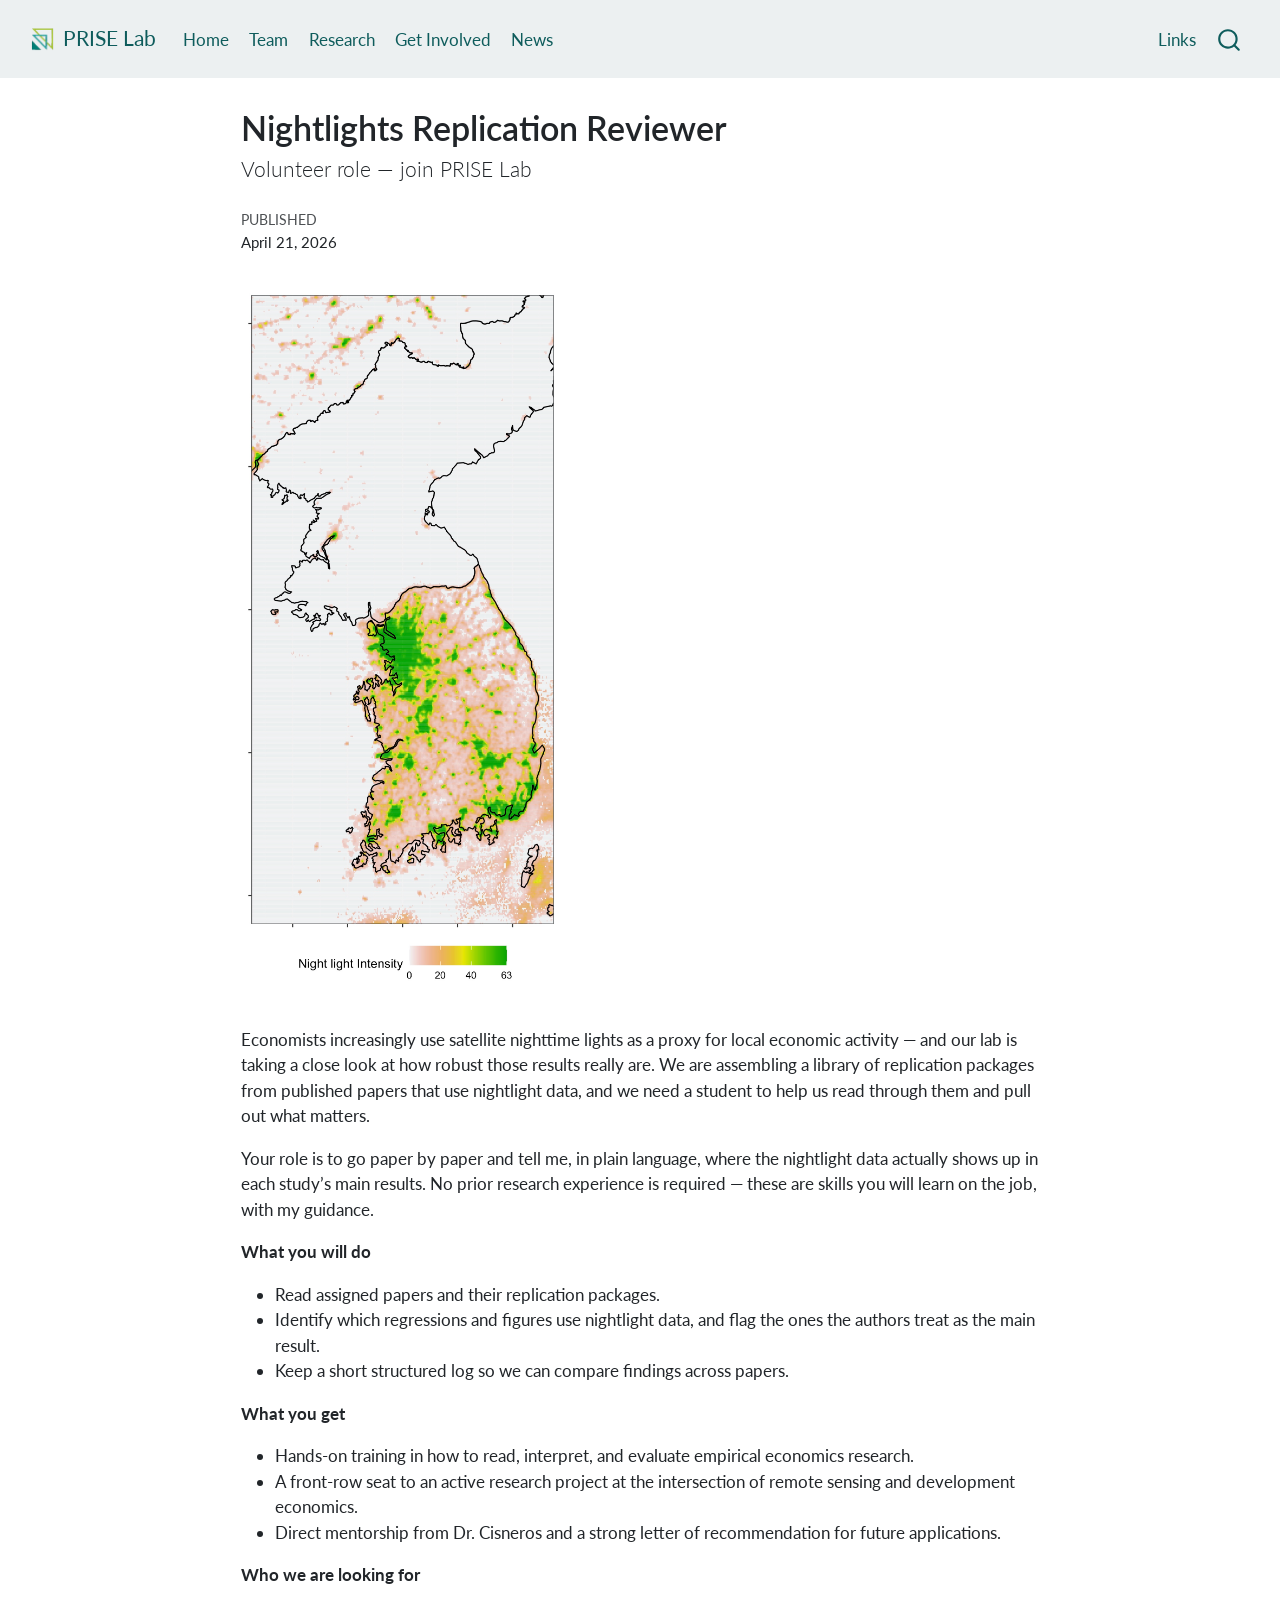
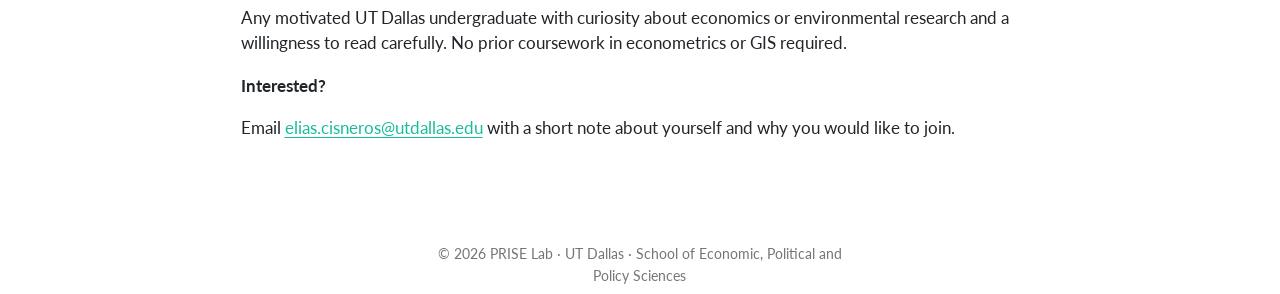
<file: docs/projects/nightlights-replications.html>
<!DOCTYPE html>
<html xmlns="http://www.w3.org/1999/xhtml" lang="en" xml:lang="en"><head>

<meta charset="utf-8">
<meta name="generator" content="quarto-1.9.36">

<meta name="viewport" content="width=device-width, initial-scale=1.0, user-scalable=yes">

<meta name="dcterms.date" content="2026-04-21">

<title>Nightlights Replication Reviewer – PRISE Lab</title>
<style>
/* Default styles provided by pandoc.
** See https://pandoc.org/MANUAL.html#variables-for-html for config info.
*/
code{white-space: pre-wrap;}
span.smallcaps{font-variant: small-caps;}
div.columns{display: flex; gap: min(4vw, 1.5em);}
div.column{flex: auto; overflow-x: auto;}
div.hanging-indent{margin-left: 1.5em; text-indent: -1.5em;}
ul.task-list{list-style: none;}
ul.task-list li input[type="checkbox"] {
  width: 0.8em;
  margin: 0 0.8em 0.2em -1em; /* quarto-specific, see https://github.com/quarto-dev/quarto-cli/issues/4556 */ 
  vertical-align: middle;
}
</style>


<script src="../site_libs/quarto-nav/quarto-nav.js"></script>
<script src="../site_libs/quarto-nav/headroom.min.js"></script>
<script src="../site_libs/clipboard/clipboard.min.js"></script>
<script src="../site_libs/quarto-search/autocomplete.umd.js"></script>
<script src="../site_libs/quarto-search/fuse.min.js"></script>
<script src="../site_libs/quarto-search/quarto-search.js"></script>
<meta name="quarto:offset" content="../">
<link href="../images/favicon.png" rel="icon" type="image/png">
<script src="../site_libs/quarto-html/quarto.js" type="module"></script>
<script src="../site_libs/quarto-html/tabsets/tabsets.js" type="module"></script>
<script src="../site_libs/quarto-html/popper.min.js"></script>
<script src="../site_libs/quarto-html/tippy.umd.min.js"></script>
<script src="../site_libs/quarto-html/anchor.min.js"></script>
<link href="../site_libs/quarto-html/tippy.css" rel="stylesheet">
<link href="../site_libs/quarto-html/quarto-syntax-highlighting-845c23b38eaddc0f92fda52bfe77a8c8.css" rel="stylesheet" id="quarto-text-highlighting-styles">
<script src="../site_libs/bootstrap/bootstrap.min.js"></script>
<link href="../site_libs/bootstrap/bootstrap-icons.css" rel="stylesheet">
<link href="../site_libs/bootstrap/bootstrap-4fe3967e8346c83c794c62fa3f13e6b5.min.css" rel="stylesheet" append-hash="true" id="quarto-bootstrap" data-mode="light">
<script id="quarto-search-options" type="application/json">{
  "location": "navbar",
  "copy-button": false,
  "collapse-after": 3,
  "panel-placement": "end",
  "type": "overlay",
  "limit": 50,
  "keyboard-shortcut": [
    "f",
    "/",
    "s"
  ],
  "show-item-context": false,
  "language": {
    "search-no-results-text": "No results",
    "search-matching-documents-text": "matching documents",
    "search-copy-link-title": "Copy link to search",
    "search-hide-matches-text": "Hide additional matches",
    "search-more-match-text": "more match in this document",
    "search-more-matches-text": "more matches in this document",
    "search-clear-button-title": "Clear",
    "search-text-placeholder": "",
    "search-detached-cancel-button-title": "Cancel",
    "search-submit-button-title": "Submit",
    "search-label": "Search"
  }
}</script>


<link rel="stylesheet" href="../styles.css">
</head>

<body class="nav-fixed fullcontent quarto-light">

<div id="quarto-search-results"></div>
  <header id="quarto-header" class="headroom fixed-top">
    <nav class="navbar navbar-expand-lg " data-bs-theme="dark">
      <div class="navbar-container container-fluid">
      <div class="navbar-brand-container mx-auto">
    <a href="../index.html" class="navbar-brand navbar-brand-logo">
    <img src="../images/icon.png" alt="PRISE Lab" class="navbar-logo light-content">
    <img src="../images/icon.png" alt="PRISE Lab" class="navbar-logo dark-content">
    </a>
    <a class="navbar-brand" href="../index.html">
    <span class="navbar-title">PRISE Lab</span>
    </a>
  </div>
            <div id="quarto-search" class="" title="Search"></div>
          <button class="navbar-toggler" type="button" data-bs-toggle="collapse" data-bs-target="#navbarCollapse" aria-controls="navbarCollapse" role="menu" aria-expanded="false" aria-label="Toggle navigation" onclick="if (window.quartoToggleHeadroom) { window.quartoToggleHeadroom(); }">
  <span class="navbar-toggler-icon"></span>
</button>
          <div class="collapse navbar-collapse" id="navbarCollapse">
            <ul class="navbar-nav navbar-nav-scroll me-auto">
  <li class="nav-item">
    <a class="nav-link" href="../index.html"> 
<span class="menu-text">Home</span></a>
  </li>  
  <li class="nav-item">
    <a class="nav-link" href="../team.html"> 
<span class="menu-text">Team</span></a>
  </li>  
  <li class="nav-item">
    <a class="nav-link" href="../research.html"> 
<span class="menu-text">Research</span></a>
  </li>  
  <li class="nav-item">
    <a class="nav-link" href="../get-involved.html"> 
<span class="menu-text">Get Involved</span></a>
  </li>  
  <li class="nav-item">
    <a class="nav-link" href="../news.html"> 
<span class="menu-text">News</span></a>
  </li>  
</ul>
            <ul class="navbar-nav navbar-nav-scroll ms-auto">
  <li class="nav-item">
    <a class="nav-link" href="../links.html"> 
<span class="menu-text">Links</span></a>
  </li>  
</ul>
          </div> <!-- /navcollapse -->
            <div class="quarto-navbar-tools">
</div>
      </div> <!-- /container-fluid -->
    </nav>
</header>
<!-- content -->
<div id="quarto-content" class="quarto-container page-columns page-rows-contents page-layout-article page-navbar">
<!-- sidebar -->
<!-- margin-sidebar -->
    
<!-- main -->
<main class="content" id="quarto-document-content">

<header id="title-block-header" class="quarto-title-block default">
<div class="quarto-title">
<h1 class="title">Nightlights Replication Reviewer</h1>
<p class="subtitle lead">Volunteer role — join PRISE Lab</p>
</div>



<div class="quarto-title-meta">

    
    <div>
    <div class="quarto-title-meta-heading">Published</div>
    <div class="quarto-title-meta-contents">
      <p class="date">April 21, 2026</p>
    </div>
  </div>
  
    
  </div>
  


</header>


<p><img src="../images/nightlights-korea.jpg" alt="Satellite nighttime lights over the Korean peninsula" style="max-width:320px; border-radius:8px; margin:1rem 0;"></p>
<p>Economists increasingly use satellite nighttime lights as a proxy for local economic activity — and our lab is taking a close look at how robust those results really are. We are assembling a library of replication packages from published papers that use nightlight data, and we need a student to help us read through them and pull out what matters.</p>
<p>Your role is to go paper by paper and tell me, in plain language, where the nightlight data actually shows up in each study’s main results. No prior research experience is required — these are skills you will learn on the job, with my guidance.</p>
<p><strong>What you will do</strong></p>
<ul>
<li>Read assigned papers and their replication packages.</li>
<li>Identify which regressions and figures use nightlight data, and flag the ones the authors treat as the main result.</li>
<li>Keep a short structured log so we can compare findings across papers.</li>
</ul>
<p><strong>What you get</strong></p>
<ul>
<li>Hands-on training in how to read, interpret, and evaluate empirical economics research.</li>
<li>A front-row seat to an active research project at the intersection of remote sensing and development economics.</li>
<li>Direct mentorship from Dr.&nbsp;Cisneros and a strong letter of recommendation for future applications.</li>
</ul>
<p><strong>Who we are looking for</strong></p>
<p>Any motivated UT Dallas undergraduate with curiosity about economics or environmental research and a willingness to read carefully. No prior coursework in econometrics or GIS required.</p>
<p><strong>Interested?</strong></p>
<p>Email <a href="mailto:elias.cisneros@utdallas.edu">elias.cisneros@utdallas.edu</a> with a short note about yourself and why you would like to join.</p>



</main> <!-- /main -->
<script id="quarto-html-after-body" type="application/javascript">
  window.document.addEventListener("DOMContentLoaded", function (event) {
    const icon = "";
    const anchorJS = new window.AnchorJS();
    anchorJS.options = {
      placement: 'right',
      icon: icon
    };
    anchorJS.add('.anchored');
    const isCodeAnnotation = (el) => {
      for (const clz of el.classList) {
        if (clz.startsWith('code-annotation-')) {                     
          return true;
        }
      }
      return false;
    }
    const onCopySuccess = function(e) {
      // button target
      const button = e.trigger;
      // don't keep focus
      button.blur();
      // flash "checked"
      button.classList.add('code-copy-button-checked');
      var currentTitle = button.getAttribute("title");
      button.setAttribute("title", "Copied!");
      let tooltip;
      if (window.bootstrap) {
        button.setAttribute("data-bs-toggle", "tooltip");
        button.setAttribute("data-bs-placement", "left");
        button.setAttribute("data-bs-title", "Copied!");
        tooltip = new bootstrap.Tooltip(button, 
          { trigger: "manual", 
            customClass: "code-copy-button-tooltip",
            offset: [0, -8]});
        tooltip.show();    
      }
      setTimeout(function() {
        if (tooltip) {
          tooltip.hide();
          button.removeAttribute("data-bs-title");
          button.removeAttribute("data-bs-toggle");
          button.removeAttribute("data-bs-placement");
        }
        button.setAttribute("title", currentTitle);
        button.classList.remove('code-copy-button-checked');
      }, 1000);
      // clear code selection
      e.clearSelection();
    }
    const getTextToCopy = function(trigger) {
      const outerScaffold = trigger.parentElement.cloneNode(true);
      const codeEl = outerScaffold.querySelector('code');
      for (const childEl of codeEl.children) {
        if (isCodeAnnotation(childEl)) {
          childEl.remove();
        }
      }
      return codeEl.innerText;
    }
    const clipboard = new window.ClipboardJS('.code-copy-button:not([data-in-quarto-modal])', {
      text: getTextToCopy
    });
    clipboard.on('success', onCopySuccess);
    if (window.document.getElementById('quarto-embedded-source-code-modal')) {
      const clipboardModal = new window.ClipboardJS('.code-copy-button[data-in-quarto-modal]', {
        text: getTextToCopy,
        container: window.document.getElementById('quarto-embedded-source-code-modal')
      });
      clipboardModal.on('success', onCopySuccess);
    }
      var localhostRegex = new RegExp(/^(?:http|https):\/\/localhost\:?[0-9]*\//);
      var mailtoRegex = new RegExp(/^mailto:/);
        var filterRegex = new RegExp("https:\/\/prise-lab\.com");
      var isInternal = (href) => {
          return filterRegex.test(href) || localhostRegex.test(href) || mailtoRegex.test(href);
      }
      // Inspect non-navigation links and adorn them if external
     var links = window.document.querySelectorAll('a[href]:not(.nav-link):not(.navbar-brand):not(.toc-action):not(.sidebar-link):not(.sidebar-item-toggle):not(.pagination-link):not(.no-external):not([aria-hidden]):not(.dropdown-item):not(.quarto-navigation-tool):not(.about-link)');
      for (var i=0; i<links.length; i++) {
        const link = links[i];
        if (!isInternal(link.href)) {
          // undo the damage that might have been done by quarto-nav.js in the case of
          // links that we want to consider external
          if (link.dataset.originalHref !== undefined) {
            link.href = link.dataset.originalHref;
          }
        }
      }
    function tippyHover(el, contentFn, onTriggerFn, onUntriggerFn) {
      const config = {
        allowHTML: true,
        maxWidth: 500,
        delay: 100,
        arrow: false,
        appendTo: function(el) {
            return el.parentElement;
        },
        interactive: true,
        interactiveBorder: 10,
        theme: 'quarto',
        placement: 'bottom-start',
      };
      if (contentFn) {
        config.content = contentFn;
      }
      if (onTriggerFn) {
        config.onTrigger = onTriggerFn;
      }
      if (onUntriggerFn) {
        config.onUntrigger = onUntriggerFn;
      }
      window.tippy(el, config); 
    }
    const noterefs = window.document.querySelectorAll('a[role="doc-noteref"]');
    for (var i=0; i<noterefs.length; i++) {
      const ref = noterefs[i];
      tippyHover(ref, function() {
        // use id or data attribute instead here
        let href = ref.getAttribute('data-footnote-href') || ref.getAttribute('href');
        try { href = new URL(href).hash; } catch {}
        const id = href.replace(/^#\/?/, "");
        const note = window.document.getElementById(id);
        if (note) {
          return note.innerHTML;
        } else {
          return "";
        }
      });
    }
    const xrefs = window.document.querySelectorAll('a.quarto-xref');
    const processXRef = (id, note) => {
      // Strip column container classes
      const stripColumnClz = (el) => {
        el.classList.remove("page-full", "page-columns");
        if (el.children) {
          for (const child of el.children) {
            stripColumnClz(child);
          }
        }
      }
      stripColumnClz(note)
      if (id === null || id.startsWith('sec-')) {
        // Special case sections, only their first couple elements
        const container = document.createElement("div");
        if (note.children && note.children.length > 2) {
          container.appendChild(note.children[0].cloneNode(true));
          for (let i = 1; i < note.children.length; i++) {
            const child = note.children[i];
            if (child.tagName === "P" && child.innerText === "") {
              continue;
            } else {
              container.appendChild(child.cloneNode(true));
              break;
            }
          }
          if (window.Quarto?.typesetMath) {
            window.Quarto.typesetMath(container);
          }
          return container.innerHTML
        } else {
          if (window.Quarto?.typesetMath) {
            window.Quarto.typesetMath(note);
          }
          return note.innerHTML;
        }
      } else {
        // Remove any anchor links if they are present
        const anchorLink = note.querySelector('a.anchorjs-link');
        if (anchorLink) {
          anchorLink.remove();
        }
        if (window.Quarto?.typesetMath) {
          window.Quarto.typesetMath(note);
        }
        if (note.classList.contains("callout")) {
          return note.outerHTML;
        } else {
          return note.innerHTML;
        }
      }
    }
    for (var i=0; i<xrefs.length; i++) {
      const xref = xrefs[i];
      tippyHover(xref, undefined, function(instance) {
        instance.disable();
        let url = xref.getAttribute('href');
        let hash = undefined; 
        if (url.startsWith('#')) {
          hash = url;
        } else {
          try { hash = new URL(url).hash; } catch {}
        }
        if (hash) {
          const id = hash.replace(/^#\/?/, "");
          const note = window.document.getElementById(id);
          if (note !== null) {
            try {
              const html = processXRef(id, note.cloneNode(true));
              instance.setContent(html);
            } finally {
              instance.enable();
              instance.show();
            }
          } else {
            // See if we can fetch this
            fetch(url.split('#')[0])
            .then(res => res.text())
            .then(html => {
              const parser = new DOMParser();
              const htmlDoc = parser.parseFromString(html, "text/html");
              const note = htmlDoc.getElementById(id);
              if (note !== null) {
                const html = processXRef(id, note);
                instance.setContent(html);
              } 
            }).finally(() => {
              instance.enable();
              instance.show();
            });
          }
        } else {
          // See if we can fetch a full url (with no hash to target)
          // This is a special case and we should probably do some content thinning / targeting
          fetch(url)
          .then(res => res.text())
          .then(html => {
            const parser = new DOMParser();
            const htmlDoc = parser.parseFromString(html, "text/html");
            const note = htmlDoc.querySelector('main.content');
            if (note !== null) {
              // This should only happen for chapter cross references
              // (since there is no id in the URL)
              // remove the first header
              if (note.children.length > 0 && note.children[0].tagName === "HEADER") {
                note.children[0].remove();
              }
              const html = processXRef(null, note);
              instance.setContent(html);
            } 
          }).finally(() => {
            instance.enable();
            instance.show();
          });
        }
      }, function(instance) {
      });
    }
        let selectedAnnoteEl;
        const selectorForAnnotation = ( cell, annotation) => {
          let cellAttr = 'data-code-cell="' + cell + '"';
          let lineAttr = 'data-code-annotation="' +  annotation + '"';
          const selector = 'span[' + cellAttr + '][' + lineAttr + ']';
          return selector;
        }
        const selectCodeLines = (annoteEl) => {
          const doc = window.document;
          const targetCell = annoteEl.getAttribute("data-target-cell");
          const targetAnnotation = annoteEl.getAttribute("data-target-annotation");
          const annoteSpan = window.document.querySelector(selectorForAnnotation(targetCell, targetAnnotation));
          const lines = annoteSpan.getAttribute("data-code-lines").split(",");
          const lineIds = lines.map((line) => {
            return targetCell + "-" + line;
          })
          let top = null;
          let height = null;
          let parent = null;
          if (lineIds.length > 0) {
              //compute the position of the single el (top and bottom and make a div)
              const el = window.document.getElementById(lineIds[0]);
              top = el.offsetTop;
              height = el.offsetHeight;
              parent = el.parentElement.parentElement;
            if (lineIds.length > 1) {
              const lastEl = window.document.getElementById(lineIds[lineIds.length - 1]);
              const bottom = lastEl.offsetTop + lastEl.offsetHeight;
              height = bottom - top;
            }
            if (top !== null && height !== null && parent !== null) {
              // cook up a div (if necessary) and position it 
              let div = window.document.getElementById("code-annotation-line-highlight");
              if (div === null) {
                div = window.document.createElement("div");
                div.setAttribute("id", "code-annotation-line-highlight");
                div.style.position = 'absolute';
                parent.appendChild(div);
              }
              div.style.top = top - 2 + "px";
              div.style.height = height + 4 + "px";
              div.style.left = 0;
              let gutterDiv = window.document.getElementById("code-annotation-line-highlight-gutter");
              if (gutterDiv === null) {
                gutterDiv = window.document.createElement("div");
                gutterDiv.setAttribute("id", "code-annotation-line-highlight-gutter");
                gutterDiv.style.position = 'absolute';
                const codeCell = window.document.getElementById(targetCell);
                const gutter = codeCell.querySelector('.code-annotation-gutter');
                gutter.appendChild(gutterDiv);
              }
              gutterDiv.style.top = top - 2 + "px";
              gutterDiv.style.height = height + 4 + "px";
            }
            selectedAnnoteEl = annoteEl;
          }
        };
        const unselectCodeLines = () => {
          const elementsIds = ["code-annotation-line-highlight", "code-annotation-line-highlight-gutter"];
          elementsIds.forEach((elId) => {
            const div = window.document.getElementById(elId);
            if (div) {
              div.remove();
            }
          });
          selectedAnnoteEl = undefined;
        };
          // Handle positioning of the toggle
      window.addEventListener(
        "resize",
        throttle(() => {
          elRect = undefined;
          if (selectedAnnoteEl) {
            selectCodeLines(selectedAnnoteEl);
          }
        }, 10)
      );
      function throttle(fn, ms) {
      let throttle = false;
      let timer;
        return (...args) => {
          if(!throttle) { // first call gets through
              fn.apply(this, args);
              throttle = true;
          } else { // all the others get throttled
              if(timer) clearTimeout(timer); // cancel #2
              timer = setTimeout(() => {
                fn.apply(this, args);
                timer = throttle = false;
              }, ms);
          }
        };
      }
        // Attach click handler to the DT
        const annoteDls = window.document.querySelectorAll('dt[data-target-cell]');
        for (const annoteDlNode of annoteDls) {
          annoteDlNode.addEventListener('click', (event) => {
            const clickedEl = event.target;
            if (clickedEl !== selectedAnnoteEl) {
              unselectCodeLines();
              const activeEl = window.document.querySelector('dt[data-target-cell].code-annotation-active');
              if (activeEl) {
                activeEl.classList.remove('code-annotation-active');
              }
              selectCodeLines(clickedEl);
              clickedEl.classList.add('code-annotation-active');
            } else {
              // Unselect the line
              unselectCodeLines();
              clickedEl.classList.remove('code-annotation-active');
            }
          });
        }
    const findCites = (el) => {
      const parentEl = el.parentElement;
      if (parentEl) {
        const cites = parentEl.dataset.cites;
        if (cites) {
          return {
            el,
            cites: cites.split(' ')
          };
        } else {
          return findCites(el.parentElement)
        }
      } else {
        return undefined;
      }
    };
    var bibliorefs = window.document.querySelectorAll('a[role="doc-biblioref"]');
    for (var i=0; i<bibliorefs.length; i++) {
      const ref = bibliorefs[i];
      const citeInfo = findCites(ref);
      if (citeInfo) {
        tippyHover(citeInfo.el, function() {
          var popup = window.document.createElement('div');
          citeInfo.cites.forEach(function(cite) {
            var citeDiv = window.document.createElement('div');
            citeDiv.classList.add('hanging-indent');
            citeDiv.classList.add('csl-entry');
            var biblioDiv = window.document.getElementById('ref-' + cite);
            if (biblioDiv) {
              citeDiv.innerHTML = biblioDiv.innerHTML;
            }
            popup.appendChild(citeDiv);
          });
          return popup.innerHTML;
        });
      }
    }
  });
  </script>
</div> <!-- /content -->
<footer class="footer">
  <div class="nav-footer">
    <div class="nav-footer-left">
      &nbsp;
    </div>   
    <div class="nav-footer-center">
<p>© 2026 PRISE Lab · UT Dallas · School of Economic, Political and Policy Sciences</p>
</div>
    <div class="nav-footer-right">
      &nbsp;
    </div>
  </div>
</footer>




</body></html>
</file>
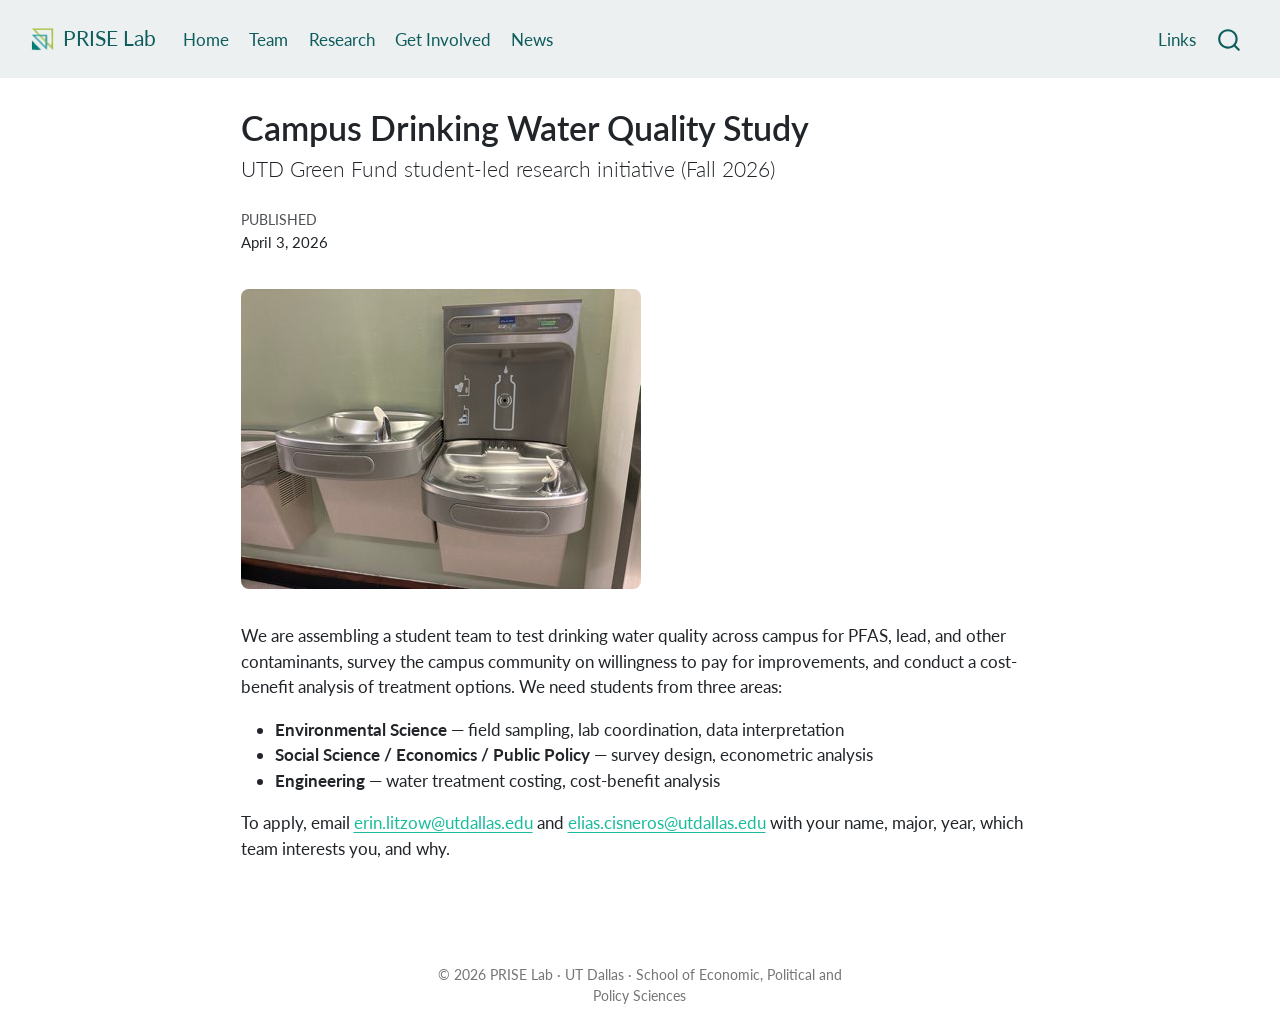
<file: docs/projects/water-quality.html>
<!DOCTYPE html>
<html xmlns="http://www.w3.org/1999/xhtml" lang="en" xml:lang="en"><head>

<meta charset="utf-8">
<meta name="generator" content="quarto-1.9.36">

<meta name="viewport" content="width=device-width, initial-scale=1.0, user-scalable=yes">

<meta name="dcterms.date" content="2026-04-03">

<title>Campus Drinking Water Quality Study – PRISE Lab</title>
<style>
/* Default styles provided by pandoc.
** See https://pandoc.org/MANUAL.html#variables-for-html for config info.
*/
code{white-space: pre-wrap;}
span.smallcaps{font-variant: small-caps;}
div.columns{display: flex; gap: min(4vw, 1.5em);}
div.column{flex: auto; overflow-x: auto;}
div.hanging-indent{margin-left: 1.5em; text-indent: -1.5em;}
ul.task-list{list-style: none;}
ul.task-list li input[type="checkbox"] {
  width: 0.8em;
  margin: 0 0.8em 0.2em -1em; /* quarto-specific, see https://github.com/quarto-dev/quarto-cli/issues/4556 */ 
  vertical-align: middle;
}
</style>


<script src="../site_libs/quarto-nav/quarto-nav.js"></script>
<script src="../site_libs/quarto-nav/headroom.min.js"></script>
<script src="../site_libs/clipboard/clipboard.min.js"></script>
<script src="../site_libs/quarto-search/autocomplete.umd.js"></script>
<script src="../site_libs/quarto-search/fuse.min.js"></script>
<script src="../site_libs/quarto-search/quarto-search.js"></script>
<meta name="quarto:offset" content="../">
<link href="../images/favicon.png" rel="icon" type="image/png">
<script src="../site_libs/quarto-html/quarto.js" type="module"></script>
<script src="../site_libs/quarto-html/tabsets/tabsets.js" type="module"></script>
<script src="../site_libs/quarto-html/popper.min.js"></script>
<script src="../site_libs/quarto-html/tippy.umd.min.js"></script>
<script src="../site_libs/quarto-html/anchor.min.js"></script>
<link href="../site_libs/quarto-html/tippy.css" rel="stylesheet">
<link href="../site_libs/quarto-html/quarto-syntax-highlighting-845c23b38eaddc0f92fda52bfe77a8c8.css" rel="stylesheet" id="quarto-text-highlighting-styles">
<script src="../site_libs/bootstrap/bootstrap.min.js"></script>
<link href="../site_libs/bootstrap/bootstrap-icons.css" rel="stylesheet">
<link href="../site_libs/bootstrap/bootstrap-4fe3967e8346c83c794c62fa3f13e6b5.min.css" rel="stylesheet" append-hash="true" id="quarto-bootstrap" data-mode="light">
<script id="quarto-search-options" type="application/json">{
  "location": "navbar",
  "copy-button": false,
  "collapse-after": 3,
  "panel-placement": "end",
  "type": "overlay",
  "limit": 50,
  "keyboard-shortcut": [
    "f",
    "/",
    "s"
  ],
  "show-item-context": false,
  "language": {
    "search-no-results-text": "No results",
    "search-matching-documents-text": "matching documents",
    "search-copy-link-title": "Copy link to search",
    "search-hide-matches-text": "Hide additional matches",
    "search-more-match-text": "more match in this document",
    "search-more-matches-text": "more matches in this document",
    "search-clear-button-title": "Clear",
    "search-text-placeholder": "",
    "search-detached-cancel-button-title": "Cancel",
    "search-submit-button-title": "Submit",
    "search-label": "Search"
  }
}</script>


<link rel="stylesheet" href="../styles.css">
</head>

<body class="nav-fixed fullcontent quarto-light">

<div id="quarto-search-results"></div>
  <header id="quarto-header" class="headroom fixed-top">
    <nav class="navbar navbar-expand-lg " data-bs-theme="dark">
      <div class="navbar-container container-fluid">
      <div class="navbar-brand-container mx-auto">
    <a href="../index.html" class="navbar-brand navbar-brand-logo">
    <img src="../images/icon.png" alt="PRISE Lab" class="navbar-logo light-content">
    <img src="../images/icon.png" alt="PRISE Lab" class="navbar-logo dark-content">
    </a>
    <a class="navbar-brand" href="../index.html">
    <span class="navbar-title">PRISE Lab</span>
    </a>
  </div>
            <div id="quarto-search" class="" title="Search"></div>
          <button class="navbar-toggler" type="button" data-bs-toggle="collapse" data-bs-target="#navbarCollapse" aria-controls="navbarCollapse" role="menu" aria-expanded="false" aria-label="Toggle navigation" onclick="if (window.quartoToggleHeadroom) { window.quartoToggleHeadroom(); }">
  <span class="navbar-toggler-icon"></span>
</button>
          <div class="collapse navbar-collapse" id="navbarCollapse">
            <ul class="navbar-nav navbar-nav-scroll me-auto">
  <li class="nav-item">
    <a class="nav-link" href="../index.html"> 
<span class="menu-text">Home</span></a>
  </li>  
  <li class="nav-item">
    <a class="nav-link" href="../team.html"> 
<span class="menu-text">Team</span></a>
  </li>  
  <li class="nav-item">
    <a class="nav-link" href="../research.html"> 
<span class="menu-text">Research</span></a>
  </li>  
  <li class="nav-item">
    <a class="nav-link" href="../get-involved.html"> 
<span class="menu-text">Get Involved</span></a>
  </li>  
  <li class="nav-item">
    <a class="nav-link" href="../news.html"> 
<span class="menu-text">News</span></a>
  </li>  
</ul>
            <ul class="navbar-nav navbar-nav-scroll ms-auto">
  <li class="nav-item">
    <a class="nav-link" href="../links.html"> 
<span class="menu-text">Links</span></a>
  </li>  
</ul>
          </div> <!-- /navcollapse -->
            <div class="quarto-navbar-tools">
</div>
      </div> <!-- /container-fluid -->
    </nav>
</header>
<!-- content -->
<div id="quarto-content" class="quarto-container page-columns page-rows-contents page-layout-article page-navbar">
<!-- sidebar -->
<!-- margin-sidebar -->
    
<!-- main -->
<main class="content" id="quarto-document-content">

<header id="title-block-header" class="quarto-title-block default">
<div class="quarto-title">
<h1 class="title">Campus Drinking Water Quality Study</h1>
<p class="subtitle lead">UTD Green Fund student-led research initiative (Fall 2026)</p>
</div>



<div class="quarto-title-meta">

    
    <div>
    <div class="quarto-title-meta-heading">Published</div>
    <div class="quarto-title-meta-contents">
      <p class="date">April 3, 2026</p>
    </div>
  </div>
  
    
  </div>
  


</header>


<p><img src="../images/water-fountain.jpg" alt="Campus water fountain and bottle-filling station at UT Dallas" style="max-width:400px; border-radius:8px; margin:1rem 0;"></p>
<p>We are assembling a student team to test drinking water quality across campus for PFAS, lead, and other contaminants, survey the campus community on willingness to pay for improvements, and conduct a cost-benefit analysis of treatment options. We need students from three areas:</p>
<ul>
<li><strong>Environmental Science</strong> — field sampling, lab coordination, data interpretation</li>
<li><strong>Social Science / Economics / Public Policy</strong> — survey design, econometric analysis</li>
<li><strong>Engineering</strong> — water treatment costing, cost-benefit analysis</li>
</ul>
<p>To apply, email <a href="mailto:erin.litzow@utdallas.edu">erin.litzow@utdallas.edu</a> and <a href="mailto:elias.cisneros@utdallas.edu">elias.cisneros@utdallas.edu</a> with your name, major, year, which team interests you, and why.</p>



</main> <!-- /main -->
<script id="quarto-html-after-body" type="application/javascript">
  window.document.addEventListener("DOMContentLoaded", function (event) {
    const icon = "";
    const anchorJS = new window.AnchorJS();
    anchorJS.options = {
      placement: 'right',
      icon: icon
    };
    anchorJS.add('.anchored');
    const isCodeAnnotation = (el) => {
      for (const clz of el.classList) {
        if (clz.startsWith('code-annotation-')) {                     
          return true;
        }
      }
      return false;
    }
    const onCopySuccess = function(e) {
      // button target
      const button = e.trigger;
      // don't keep focus
      button.blur();
      // flash "checked"
      button.classList.add('code-copy-button-checked');
      var currentTitle = button.getAttribute("title");
      button.setAttribute("title", "Copied!");
      let tooltip;
      if (window.bootstrap) {
        button.setAttribute("data-bs-toggle", "tooltip");
        button.setAttribute("data-bs-placement", "left");
        button.setAttribute("data-bs-title", "Copied!");
        tooltip = new bootstrap.Tooltip(button, 
          { trigger: "manual", 
            customClass: "code-copy-button-tooltip",
            offset: [0, -8]});
        tooltip.show();    
      }
      setTimeout(function() {
        if (tooltip) {
          tooltip.hide();
          button.removeAttribute("data-bs-title");
          button.removeAttribute("data-bs-toggle");
          button.removeAttribute("data-bs-placement");
        }
        button.setAttribute("title", currentTitle);
        button.classList.remove('code-copy-button-checked');
      }, 1000);
      // clear code selection
      e.clearSelection();
    }
    const getTextToCopy = function(trigger) {
      const outerScaffold = trigger.parentElement.cloneNode(true);
      const codeEl = outerScaffold.querySelector('code');
      for (const childEl of codeEl.children) {
        if (isCodeAnnotation(childEl)) {
          childEl.remove();
        }
      }
      return codeEl.innerText;
    }
    const clipboard = new window.ClipboardJS('.code-copy-button:not([data-in-quarto-modal])', {
      text: getTextToCopy
    });
    clipboard.on('success', onCopySuccess);
    if (window.document.getElementById('quarto-embedded-source-code-modal')) {
      const clipboardModal = new window.ClipboardJS('.code-copy-button[data-in-quarto-modal]', {
        text: getTextToCopy,
        container: window.document.getElementById('quarto-embedded-source-code-modal')
      });
      clipboardModal.on('success', onCopySuccess);
    }
      var localhostRegex = new RegExp(/^(?:http|https):\/\/localhost\:?[0-9]*\//);
      var mailtoRegex = new RegExp(/^mailto:/);
        var filterRegex = new RegExp("https:\/\/prise-lab\.com");
      var isInternal = (href) => {
          return filterRegex.test(href) || localhostRegex.test(href) || mailtoRegex.test(href);
      }
      // Inspect non-navigation links and adorn them if external
     var links = window.document.querySelectorAll('a[href]:not(.nav-link):not(.navbar-brand):not(.toc-action):not(.sidebar-link):not(.sidebar-item-toggle):not(.pagination-link):not(.no-external):not([aria-hidden]):not(.dropdown-item):not(.quarto-navigation-tool):not(.about-link)');
      for (var i=0; i<links.length; i++) {
        const link = links[i];
        if (!isInternal(link.href)) {
          // undo the damage that might have been done by quarto-nav.js in the case of
          // links that we want to consider external
          if (link.dataset.originalHref !== undefined) {
            link.href = link.dataset.originalHref;
          }
        }
      }
    function tippyHover(el, contentFn, onTriggerFn, onUntriggerFn) {
      const config = {
        allowHTML: true,
        maxWidth: 500,
        delay: 100,
        arrow: false,
        appendTo: function(el) {
            return el.parentElement;
        },
        interactive: true,
        interactiveBorder: 10,
        theme: 'quarto',
        placement: 'bottom-start',
      };
      if (contentFn) {
        config.content = contentFn;
      }
      if (onTriggerFn) {
        config.onTrigger = onTriggerFn;
      }
      if (onUntriggerFn) {
        config.onUntrigger = onUntriggerFn;
      }
      window.tippy(el, config); 
    }
    const noterefs = window.document.querySelectorAll('a[role="doc-noteref"]');
    for (var i=0; i<noterefs.length; i++) {
      const ref = noterefs[i];
      tippyHover(ref, function() {
        // use id or data attribute instead here
        let href = ref.getAttribute('data-footnote-href') || ref.getAttribute('href');
        try { href = new URL(href).hash; } catch {}
        const id = href.replace(/^#\/?/, "");
        const note = window.document.getElementById(id);
        if (note) {
          return note.innerHTML;
        } else {
          return "";
        }
      });
    }
    const xrefs = window.document.querySelectorAll('a.quarto-xref');
    const processXRef = (id, note) => {
      // Strip column container classes
      const stripColumnClz = (el) => {
        el.classList.remove("page-full", "page-columns");
        if (el.children) {
          for (const child of el.children) {
            stripColumnClz(child);
          }
        }
      }
      stripColumnClz(note)
      if (id === null || id.startsWith('sec-')) {
        // Special case sections, only their first couple elements
        const container = document.createElement("div");
        if (note.children && note.children.length > 2) {
          container.appendChild(note.children[0].cloneNode(true));
          for (let i = 1; i < note.children.length; i++) {
            const child = note.children[i];
            if (child.tagName === "P" && child.innerText === "") {
              continue;
            } else {
              container.appendChild(child.cloneNode(true));
              break;
            }
          }
          if (window.Quarto?.typesetMath) {
            window.Quarto.typesetMath(container);
          }
          return container.innerHTML
        } else {
          if (window.Quarto?.typesetMath) {
            window.Quarto.typesetMath(note);
          }
          return note.innerHTML;
        }
      } else {
        // Remove any anchor links if they are present
        const anchorLink = note.querySelector('a.anchorjs-link');
        if (anchorLink) {
          anchorLink.remove();
        }
        if (window.Quarto?.typesetMath) {
          window.Quarto.typesetMath(note);
        }
        if (note.classList.contains("callout")) {
          return note.outerHTML;
        } else {
          return note.innerHTML;
        }
      }
    }
    for (var i=0; i<xrefs.length; i++) {
      const xref = xrefs[i];
      tippyHover(xref, undefined, function(instance) {
        instance.disable();
        let url = xref.getAttribute('href');
        let hash = undefined; 
        if (url.startsWith('#')) {
          hash = url;
        } else {
          try { hash = new URL(url).hash; } catch {}
        }
        if (hash) {
          const id = hash.replace(/^#\/?/, "");
          const note = window.document.getElementById(id);
          if (note !== null) {
            try {
              const html = processXRef(id, note.cloneNode(true));
              instance.setContent(html);
            } finally {
              instance.enable();
              instance.show();
            }
          } else {
            // See if we can fetch this
            fetch(url.split('#')[0])
            .then(res => res.text())
            .then(html => {
              const parser = new DOMParser();
              const htmlDoc = parser.parseFromString(html, "text/html");
              const note = htmlDoc.getElementById(id);
              if (note !== null) {
                const html = processXRef(id, note);
                instance.setContent(html);
              } 
            }).finally(() => {
              instance.enable();
              instance.show();
            });
          }
        } else {
          // See if we can fetch a full url (with no hash to target)
          // This is a special case and we should probably do some content thinning / targeting
          fetch(url)
          .then(res => res.text())
          .then(html => {
            const parser = new DOMParser();
            const htmlDoc = parser.parseFromString(html, "text/html");
            const note = htmlDoc.querySelector('main.content');
            if (note !== null) {
              // This should only happen for chapter cross references
              // (since there is no id in the URL)
              // remove the first header
              if (note.children.length > 0 && note.children[0].tagName === "HEADER") {
                note.children[0].remove();
              }
              const html = processXRef(null, note);
              instance.setContent(html);
            } 
          }).finally(() => {
            instance.enable();
            instance.show();
          });
        }
      }, function(instance) {
      });
    }
        let selectedAnnoteEl;
        const selectorForAnnotation = ( cell, annotation) => {
          let cellAttr = 'data-code-cell="' + cell + '"';
          let lineAttr = 'data-code-annotation="' +  annotation + '"';
          const selector = 'span[' + cellAttr + '][' + lineAttr + ']';
          return selector;
        }
        const selectCodeLines = (annoteEl) => {
          const doc = window.document;
          const targetCell = annoteEl.getAttribute("data-target-cell");
          const targetAnnotation = annoteEl.getAttribute("data-target-annotation");
          const annoteSpan = window.document.querySelector(selectorForAnnotation(targetCell, targetAnnotation));
          const lines = annoteSpan.getAttribute("data-code-lines").split(",");
          const lineIds = lines.map((line) => {
            return targetCell + "-" + line;
          })
          let top = null;
          let height = null;
          let parent = null;
          if (lineIds.length > 0) {
              //compute the position of the single el (top and bottom and make a div)
              const el = window.document.getElementById(lineIds[0]);
              top = el.offsetTop;
              height = el.offsetHeight;
              parent = el.parentElement.parentElement;
            if (lineIds.length > 1) {
              const lastEl = window.document.getElementById(lineIds[lineIds.length - 1]);
              const bottom = lastEl.offsetTop + lastEl.offsetHeight;
              height = bottom - top;
            }
            if (top !== null && height !== null && parent !== null) {
              // cook up a div (if necessary) and position it 
              let div = window.document.getElementById("code-annotation-line-highlight");
              if (div === null) {
                div = window.document.createElement("div");
                div.setAttribute("id", "code-annotation-line-highlight");
                div.style.position = 'absolute';
                parent.appendChild(div);
              }
              div.style.top = top - 2 + "px";
              div.style.height = height + 4 + "px";
              div.style.left = 0;
              let gutterDiv = window.document.getElementById("code-annotation-line-highlight-gutter");
              if (gutterDiv === null) {
                gutterDiv = window.document.createElement("div");
                gutterDiv.setAttribute("id", "code-annotation-line-highlight-gutter");
                gutterDiv.style.position = 'absolute';
                const codeCell = window.document.getElementById(targetCell);
                const gutter = codeCell.querySelector('.code-annotation-gutter');
                gutter.appendChild(gutterDiv);
              }
              gutterDiv.style.top = top - 2 + "px";
              gutterDiv.style.height = height + 4 + "px";
            }
            selectedAnnoteEl = annoteEl;
          }
        };
        const unselectCodeLines = () => {
          const elementsIds = ["code-annotation-line-highlight", "code-annotation-line-highlight-gutter"];
          elementsIds.forEach((elId) => {
            const div = window.document.getElementById(elId);
            if (div) {
              div.remove();
            }
          });
          selectedAnnoteEl = undefined;
        };
          // Handle positioning of the toggle
      window.addEventListener(
        "resize",
        throttle(() => {
          elRect = undefined;
          if (selectedAnnoteEl) {
            selectCodeLines(selectedAnnoteEl);
          }
        }, 10)
      );
      function throttle(fn, ms) {
      let throttle = false;
      let timer;
        return (...args) => {
          if(!throttle) { // first call gets through
              fn.apply(this, args);
              throttle = true;
          } else { // all the others get throttled
              if(timer) clearTimeout(timer); // cancel #2
              timer = setTimeout(() => {
                fn.apply(this, args);
                timer = throttle = false;
              }, ms);
          }
        };
      }
        // Attach click handler to the DT
        const annoteDls = window.document.querySelectorAll('dt[data-target-cell]');
        for (const annoteDlNode of annoteDls) {
          annoteDlNode.addEventListener('click', (event) => {
            const clickedEl = event.target;
            if (clickedEl !== selectedAnnoteEl) {
              unselectCodeLines();
              const activeEl = window.document.querySelector('dt[data-target-cell].code-annotation-active');
              if (activeEl) {
                activeEl.classList.remove('code-annotation-active');
              }
              selectCodeLines(clickedEl);
              clickedEl.classList.add('code-annotation-active');
            } else {
              // Unselect the line
              unselectCodeLines();
              clickedEl.classList.remove('code-annotation-active');
            }
          });
        }
    const findCites = (el) => {
      const parentEl = el.parentElement;
      if (parentEl) {
        const cites = parentEl.dataset.cites;
        if (cites) {
          return {
            el,
            cites: cites.split(' ')
          };
        } else {
          return findCites(el.parentElement)
        }
      } else {
        return undefined;
      }
    };
    var bibliorefs = window.document.querySelectorAll('a[role="doc-biblioref"]');
    for (var i=0; i<bibliorefs.length; i++) {
      const ref = bibliorefs[i];
      const citeInfo = findCites(ref);
      if (citeInfo) {
        tippyHover(citeInfo.el, function() {
          var popup = window.document.createElement('div');
          citeInfo.cites.forEach(function(cite) {
            var citeDiv = window.document.createElement('div');
            citeDiv.classList.add('hanging-indent');
            citeDiv.classList.add('csl-entry');
            var biblioDiv = window.document.getElementById('ref-' + cite);
            if (biblioDiv) {
              citeDiv.innerHTML = biblioDiv.innerHTML;
            }
            popup.appendChild(citeDiv);
          });
          return popup.innerHTML;
        });
      }
    }
  });
  </script>
</div> <!-- /content -->
<footer class="footer">
  <div class="nav-footer">
    <div class="nav-footer-left">
      &nbsp;
    </div>   
    <div class="nav-footer-center">
<p>© 2026 PRISE Lab · UT Dallas · School of Economic, Political and Policy Sciences</p>
</div>
    <div class="nav-footer-right">
      &nbsp;
    </div>
  </div>
</footer>




</body></html>
</file>
<file: docs/site_libs/quarto-html/tippy.css>
.tippy-box[data-animation=fade][data-state=hidden]{opacity:0}[data-tippy-root]{max-width:calc(100vw - 10px)}.tippy-box{position:relative;background-color:#333;color:#fff;border-radius:4px;font-size:14px;line-height:1.4;white-space:normal;outline:0;transition-property:transform,visibility,opacity}.tippy-box[data-placement^=top]>.tippy-arrow{bottom:0}.tippy-box[data-placement^=top]>.tippy-arrow:before{bottom:-7px;left:0;border-width:8px 8px 0;border-top-color:initial;transform-origin:center top}.tippy-box[data-placement^=bottom]>.tippy-arrow{top:0}.tippy-box[data-placement^=bottom]>.tippy-arrow:before{top:-7px;left:0;border-width:0 8px 8px;border-bottom-color:initial;transform-origin:center bottom}.tippy-box[data-placement^=left]>.tippy-arrow{right:0}.tippy-box[data-placement^=left]>.tippy-arrow:before{border-width:8px 0 8px 8px;border-left-color:initial;right:-7px;transform-origin:center left}.tippy-box[data-placement^=right]>.tippy-arrow{left:0}.tippy-box[data-placement^=right]>.tippy-arrow:before{left:-7px;border-width:8px 8px 8px 0;border-right-color:initial;transform-origin:center right}.tippy-box[data-inertia][data-state=visible]{transition-timing-function:cubic-bezier(.54,1.5,.38,1.11)}.tippy-arrow{width:16px;height:16px;color:#333}.tippy-arrow:before{content:"";position:absolute;border-color:transparent;border-style:solid}.tippy-content{position:relative;padding:5px 9px;z-index:1}
</file>
<file: docs/site_libs/quarto-html/quarto-syntax-highlighting-845c23b38eaddc0f92fda52bfe77a8c8.css>
/* quarto syntax highlight colors */
:root {
  --quarto-hl-ot-color: #003B4F;
  --quarto-hl-at-color: #657422;
  --quarto-hl-ss-color: #20794D;
  --quarto-hl-an-color: #5E5E5E;
  --quarto-hl-fu-color: #4758AB;
  --quarto-hl-st-color: #20794D;
  --quarto-hl-cf-color: #003B4F;
  --quarto-hl-op-color: #5E5E5E;
  --quarto-hl-er-color: #AD0000;
  --quarto-hl-bn-color: #AD0000;
  --quarto-hl-al-color: #AD0000;
  --quarto-hl-va-color: #111111;
  --quarto-hl-bu-color: inherit;
  --quarto-hl-ex-color: inherit;
  --quarto-hl-pp-color: #AD0000;
  --quarto-hl-in-color: #5E5E5E;
  --quarto-hl-vs-color: #20794D;
  --quarto-hl-wa-color: #5E5E5E;
  --quarto-hl-do-color: #5E5E5E;
  --quarto-hl-im-color: #00769E;
  --quarto-hl-ch-color: #20794D;
  --quarto-hl-dt-color: #AD0000;
  --quarto-hl-fl-color: #AD0000;
  --quarto-hl-co-color: #5E5E5E;
  --quarto-hl-cv-color: #5E5E5E;
  --quarto-hl-cn-color: #8f5902;
  --quarto-hl-sc-color: #5E5E5E;
  --quarto-hl-dv-color: #AD0000;
  --quarto-hl-kw-color: #003B4F;
}

/* other quarto variables */
:root {
  --quarto-font-monospace: SFMono-Regular, Menlo, Monaco, Consolas, "Liberation Mono", "Courier New", monospace;
}

/* syntax highlight based on Pandoc's rules */
pre > code.sourceCode > span {
  color: #003B4F;
}

code.sourceCode > span {
  color: #003B4F;
}

div.sourceCode,
div.sourceCode pre.sourceCode {
  color: #003B4F;
}

/* Normal */
code span {
  color: #003B4F;
}

/* Alert */
code span.al {
  color: #AD0000;
  font-style: inherit;
}

/* Annotation */
code span.an {
  color: #5E5E5E;
  font-style: inherit;
}

/* Attribute */
code span.at {
  color: #657422;
  font-style: inherit;
}

/* BaseN */
code span.bn {
  color: #AD0000;
  font-style: inherit;
}

/* BuiltIn */
code span.bu {
  font-style: inherit;
}

/* ControlFlow */
code span.cf {
  color: #003B4F;
  font-weight: bold;
  font-style: inherit;
}

/* Char */
code span.ch {
  color: #20794D;
  font-style: inherit;
}

/* Constant */
code span.cn {
  color: #8f5902;
  font-style: inherit;
}

/* Comment */
code span.co {
  color: #5E5E5E;
  font-style: inherit;
}

/* CommentVar */
code span.cv {
  color: #5E5E5E;
  font-style: italic;
}

/* Documentation */
code span.do {
  color: #5E5E5E;
  font-style: italic;
}

/* DataType */
code span.dt {
  color: #AD0000;
  font-style: inherit;
}

/* DecVal */
code span.dv {
  color: #AD0000;
  font-style: inherit;
}

/* Error */
code span.er {
  color: #AD0000;
  font-style: inherit;
}

/* Extension */
code span.ex {
  font-style: inherit;
}

/* Float */
code span.fl {
  color: #AD0000;
  font-style: inherit;
}

/* Function */
code span.fu {
  color: #4758AB;
  font-style: inherit;
}

/* Import */
code span.im {
  color: #00769E;
  font-style: inherit;
}

/* Information */
code span.in {
  color: #5E5E5E;
  font-style: inherit;
}

/* Keyword */
code span.kw {
  color: #003B4F;
  font-weight: bold;
  font-style: inherit;
}

/* Operator */
code span.op {
  color: #5E5E5E;
  font-style: inherit;
}

/* Other */
code span.ot {
  color: #003B4F;
  font-style: inherit;
}

/* Preprocessor */
code span.pp {
  color: #AD0000;
  font-style: inherit;
}

/* SpecialChar */
code span.sc {
  color: #5E5E5E;
  font-style: inherit;
}

/* SpecialString */
code span.ss {
  color: #20794D;
  font-style: inherit;
}

/* String */
code span.st {
  color: #20794D;
  font-style: inherit;
}

/* Variable */
code span.va {
  color: #111111;
  font-style: inherit;
}

/* VerbatimString */
code span.vs {
  color: #20794D;
  font-style: inherit;
}

/* Warning */
code span.wa {
  color: #5E5E5E;
  font-style: italic;
}

.prevent-inlining {
  content: "</";
}

/*# sourceMappingURL=ac89f0bb514bba72461919f78549e31c.css.map */
</file>
<file: docs/styles.css>
/* PRISE Lab custom styles */

.site-logo {
  display: block;
  max-width: 400px;
  margin: 0 auto 2rem auto;
}

.group-photo {
  width: 100%;
  aspect-ratio: 16 / 9;
  object-fit: cover;
  object-position: center bottom;
  border-radius: 8px;
  display: block;
  margin-bottom: 2rem;
}

.research-card {
  border: 1px solid #e0e0e0;
  border-radius: 8px;
  padding: 1.5rem;
  margin-bottom: 1rem;
}

.research-card h3 {
  color: #0e5c5c;
  margin-top: 0;
}

.team-grid {
  display: grid;
  grid-template-columns: repeat(auto-fill, minmax(280px, 1fr));
  gap: 1.5rem;
}

.team-member {
  text-align: center;
  padding: 1.5rem;
  border: 1px solid #e0e0e0;
  border-radius: 8px;
}

.team-member img {
  width: 150px;
  height: 150px;
  border-radius: 50%;
  object-fit: cover;
  margin-bottom: 1rem;
}

.team-member h3 {
  margin-bottom: 0.25rem;
  color: #0e5c5c;
}

.team-member .role {
  color: #666;
  font-style: italic;
}

.student-team-list {
  display: flex;
  flex-direction: column;
  gap: 1rem;
  margin-bottom: 2rem;
}

.student-team-list .team-member {
  display: flex;
  gap: 1.25rem;
  align-items: flex-start;
  text-align: left;
  padding: 1.25rem 1.5rem;
}

.student-team-list .team-member img {
  width: 112px;
  height: 112px;
  border-radius: 8px;
  margin: 0;
}

.student-team-list .team-member > p:first-child {
  flex: 0 0 auto;
  margin: 0;
}

.student-team-list .team-member > p:first-child img {
  display: block;
}

.student-member-content {
  flex: 1;
  min-width: 0;
}

.student-member-content h3 {
  margin-top: 0;
}

.student-member-content p:last-child {
  margin-bottom: 0;
}

.opportunity-card {
  display: flex;
  gap: 1.5rem;
  align-items: flex-start;
  border: 1px solid #e0e0e0;
  border-radius: 8px;
  padding: 1.5rem;
  margin-bottom: 1.5rem;
}

.opportunity-thumb {
  flex-shrink: 0;
}

.opportunity-thumb a {
  display: block;
  text-decoration: none;
}

.opportunity-thumb img {
  display: block;
  width: 180px;
  height: 135px;
  object-fit: cover;
  border-radius: 8px;
  transition: opacity 0.15s ease;
}

.opportunity-thumb a:hover img {
  opacity: 0.85;
}

.opportunity-content {
  flex: 1;
}

.opportunity-content h3 {
  color: #0e5c5c;
  margin-top: 0;
  margin-bottom: 0.25rem;
}

.opportunity-content h3 a {
  color: inherit;
  text-decoration: none;
}

.opportunity-content h3 a:hover {
  text-decoration: underline;
}

.opportunity-content .subtitle {
  color: #666;
  font-style: italic;
  margin-bottom: 0.5rem;
}

@media (max-width: 600px) {
  .opportunity-card {
    flex-direction: column;
  }
  .opportunity-thumb img {
    width: 100%;
    height: auto;
    max-height: 240px;
  }
  .student-team-list .team-member {
    flex-direction: column;
  }
  .student-team-list .team-member img {
    width: 120px;
    height: 120px;
  }
}
</file>
